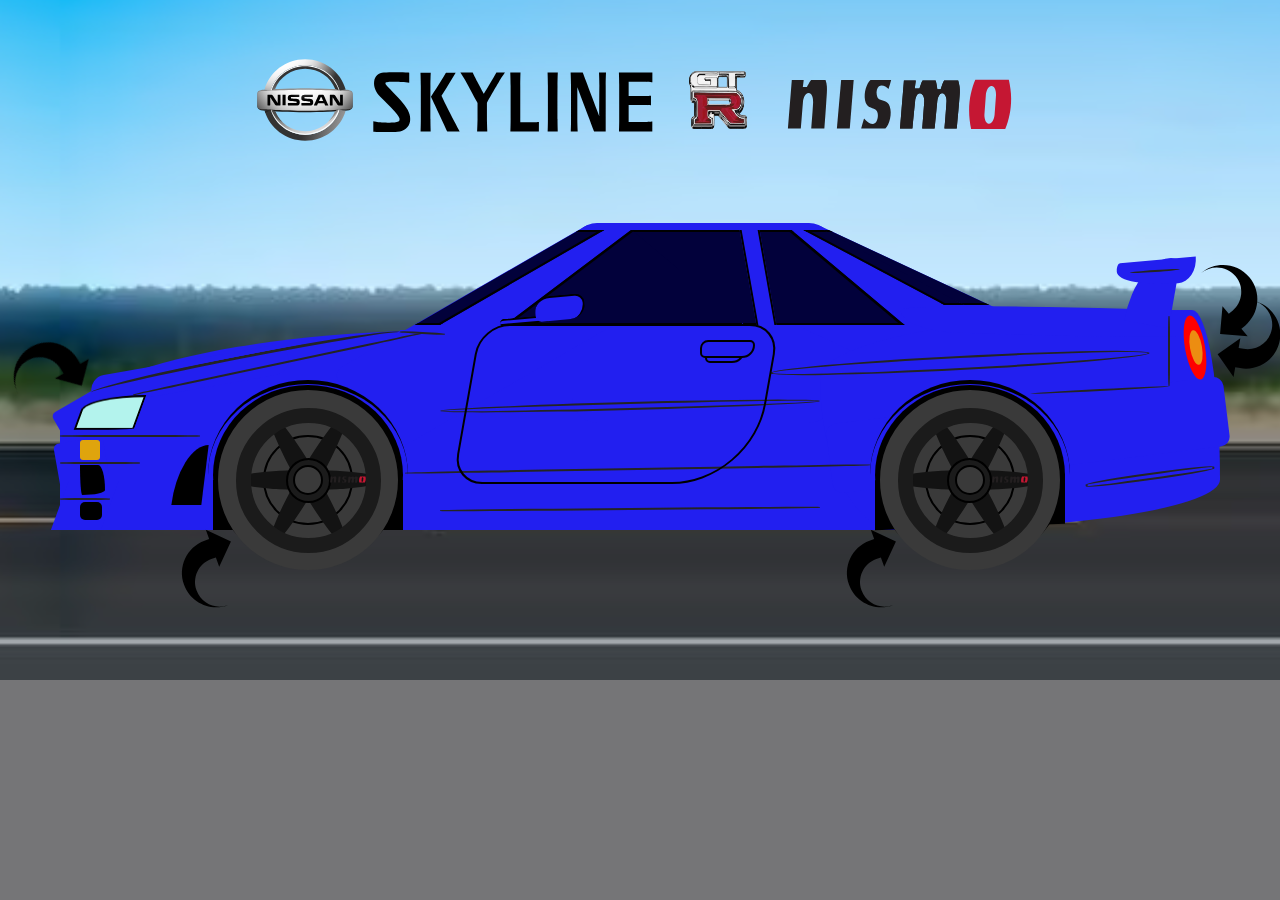
<file: homework_11/index.html>
<!DOCTYPE html>
<html lang="en">
<head>
	<meta charset="UTF-8">
	<meta name="viewport" content="width=device-width, initial-scale=1.0">
	<link rel="stylesheet" href="css/reset.css">
	<link rel="stylesheet" href="css/style.css">
	<title>Homework 11</title>
</head>
<body>
	<div class="wrapper">
		<div class="logo">
			<img src="img/nissan.svg" alt="Nissan logo" class="nissan">
			<img src="img/skyline.svg" alt="Skyline logo" class="skyline">
			<img src="img/gt-r.avif" alt="GT-R logo" class="gt-r">
			<img src="img/nismo.svg" alt="Nismo logo" class="nismo">
		</div>
		<div class="car">
			<div class="body">
				<div class="body__front front">
					<div class="front__base"></div>
					<div class="front__hood1"></div>
					<div class="front__hood2"></div>
					<div class="front__bamper1"></div>
					<div class="front__bamper2"></div>
					<div class="front__air-intake1"></div>
					<div class="front__air-intake2"></div>
					<div class="front__air-intake3"></div>
					<div class="front__lights1">
						<div class="front__lights-active"></div>
					</div>
					<div class="front__lights2"></div>
				</div>
				<div class="body__center center">
					<div class="center__base"></div>
					<div class="center__top1"></div>
					<div class="center__top2"></div>
					<div class="center__top3"></div>
					<div class="center__front-window"></div>
					<div class="center__side-window1"></div>
					<div class="center__side-window2"></div>
					<div class="center__side-window3"></div>
					<div class="center__side-window4"></div>
					<div class="center__rear-window1"></div>
					<div class="center__rear-window2"></div>
					<div class="center__mirror1"></div>
					<div class="center__mirror2"></div>
					<div class="center__door"></div>
					<div class="center__door-lock1"></div>
					<div class="center__door-lock2"></div>
				</div>
				<div class="body__back back">
					<div class="back__base1"></div>
					<div class="back__base2"></div>
					<div class="back__bamper"></div>
					<div class="back__rear-lights1"></div>
					<div class="back__rear-lights2"></div>
					<div class="back__spoiler1"></div>
					<div class="back__spoiler2"></div>
				</div>
			</div>
			<div class="wheels">
				<div class="wheels__rotate">
					<div class="wheels__disk1"></div>
					<div class="wheels__disk2"></div>
					<div class="wheels__tire1"></div>
					<div class="wheels__tire2"></div>
					<div class="wheels__rims-center1"></div>
					<div class="wheels__rims-center2"></div>
					<div class="wheels__rims-star1"></div>
					<div class="wheels__rims-star2"></div>
					<div class="wheels__rims-star3"></div>
					<img src="img/nismo.svg" alt="Nismo logo" class="wheels__nismo-tire">
				</div>
				<div class="wheels__black1"></div>
				<div class="wheels__black2"></div>
				<div class="wheels__arc"></div>
			</div>
			<div class="wheels2">
				<div class="wheels2__rotate">
					<div class="wheels2__disk1"></div>
					<div class="wheels2__disk2"></div>
					<div class="wheels2__tire1"></div>
					<div class="wheels2__tire2"></div>
					<div class="wheels2__rims-center1"></div>
					<div class="wheels2__rims-center2"></div>
					<div class="wheels2__rims-star1"></div>
					<div class="wheels2__rims-star2"></div>
					<div class="wheels2__rims-star3"></div>
					<img src="img/nismo.svg" alt="Nismo logo" class="wheels2__nismo-tire">
				</div>
				<div class="wheels2__black1"></div>
				<div class="wheels2__black2"></div>
				<div class="wheels2__arc"></div>
			</div>
			<div class="lines">
				<div class="lines__front front-lines">
					<div class="front-lines__line1"></div>
					<div class="front-lines__line2"></div>
					<div class="front-lines__line3"></div>
					<div class="front-lines__line4"></div>
					<div class="front-lines__line5"></div>
					<div class="front-lines__line6"></div>
				</div>
				<div class="lines__center center-lines">
					<div class="center-lines__line1"></div>
					<div class="center-lines__line2"></div>
					<div class="center-lines__line3"></div>
				</div>
				<div class="lines__back back-lines">
					<div class="back-lines__line1"></div>
					<div class="back-lines__line2"></div>
					<div class="back-lines__line3"></div>
					<div class="back-lines__line4"></div>
					<div class="back-lines__line5"></div>
				</div>
			</div>
			<div class="clouds">
				<div class="clouds__cloud1"></div>
				<div class="clouds__cloud2"></div>
				<div class="clouds__cloud3"></div>
				<div class="clouds__cloud4"></div>
				<div class="clouds__cloud5"></div>
				<div class="clouds__cloud6"></div>
				<div class="clouds__cloud7"></div>
				<div class="clouds__cloud8"></div>
				<div class="clouds__cloud9"></div>
				<div class="clouds__cloud10"></div>
			</div>
			<div class="arrows">
				<div class="arrows__arrow1"></div>
				<div class="arrows__arrow2"></div>
				<div class="arrows__arrow3"></div>
				<div class="arrows__arrow4"></div>
				<div class="arrows__arrow5"></div>
			</div>
		</div>
	</div>
</body>
</html>
</file>
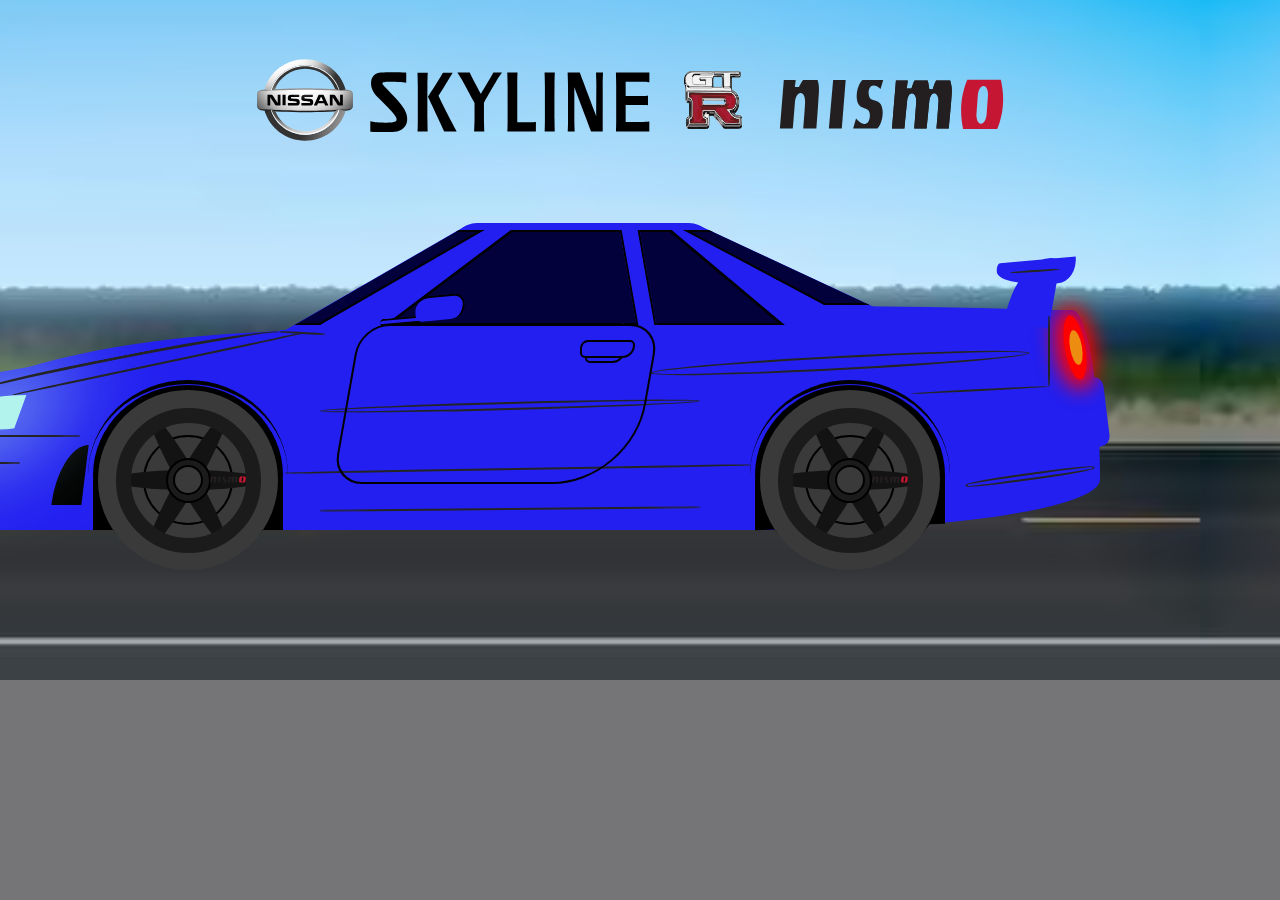
<file: homework_12/index.html>
<!DOCTYPE html>
<html lang="en">
<head>
	<meta charset="UTF-8">
	<meta name="viewport" content="width=device-width, initial-scale=1.0">
	<link rel="stylesheet" href="css/reset.css">
	<link rel="stylesheet" href="css/style.css">
	<title>Homework 12</title>
</head>
<body>
	<div class="wrapper">
		<div class="logo">
			<img src="img/nissan.svg" alt="Nissan logo" class="nissan">
			<img src="img/skyline.svg" alt="Skyline logo" class="skyline">
			<img src="img/gt-r.avif" alt="GT-R logo" class="gt-r">
			<img src="img/nismo.svg" alt="Nismo logo" class="nismo">
		</div>
		<div class="car">
			<div class="body">
				<div class="body__front front">
					<div class="front__base"></div>
					<div class="front__hood1"></div>
					<div class="front__hood2"></div>
					<div class="front__bamper1"></div>
					<div class="front__bamper2"></div>
					<div class="front__air-intake1"></div>
					<div class="front__air-intake2"></div>
					<div class="front__air-intake3"></div>
					<div class="front__lights1">
						<div class="front__lights-active"></div>
					</div>
					<div class="front__lights2"></div>
				</div>
				<div class="body__center center">
					<div class="center__base"></div>
					<div class="center__top1"></div>
					<div class="center__top2"></div>
					<div class="center__top3"></div>
					<div class="center__front-window"></div>
					<div class="center__side-window1"></div>
					<div class="center__side-window2"></div>
					<div class="center__side-window3"></div>
					<div class="center__side-window4"></div>
					<div class="center__rear-window1"></div>
					<div class="center__rear-window2"></div>
					<div class="center__mirror1"></div>
					<div class="center__mirror2"></div>
					<div class="center__door"></div>
					<div class="center__door-lock1"></div>
					<div class="center__door-lock2"></div>
				</div>
				<div class="body__back back">
					<div class="back__base1"></div>
					<div class="back__base2"></div>
					<div class="back__bamper"></div>
					<div class="back__rear-lights1"></div>
					<div class="back__rear-lights2"></div>
					<div class="back__spoiler1"></div>
					<div class="back__spoiler2"></div>
				</div>
			</div>
			<div class="wheels">
				<div class="wheels__rotate">
					<div class="wheels__disk1"></div>
					<div class="wheels__disk2"></div>
					<div class="wheels__tire1"></div>
					<div class="wheels__tire2"></div>
					<div class="wheels__rims-center1"></div>
					<div class="wheels__rims-center2"></div>
					<div class="wheels__rims-star1"></div>
					<div class="wheels__rims-star2"></div>
					<div class="wheels__rims-star3"></div>
					<img src="img/nismo.svg" alt="Nismo logo" class="wheels__nismo-tire">
				</div>
				<div class="wheels__black1"></div>
				<div class="wheels__black2"></div>
				<div class="wheels__arc"></div>
			</div>
			<div class="wheels2">
				<div class="wheels2__rotate">
					<div class="wheels2__disk1"></div>
					<div class="wheels2__disk2"></div>
					<div class="wheels2__tire1"></div>
					<div class="wheels2__tire2"></div>
					<div class="wheels2__rims-center1"></div>
					<div class="wheels2__rims-center2"></div>
					<div class="wheels2__rims-star1"></div>
					<div class="wheels2__rims-star2"></div>
					<div class="wheels2__rims-star3"></div>
					<img src="img/nismo.svg" alt="Nismo logo" class="wheels2__nismo-tire">
				</div>
				<div class="wheels2__black1"></div>
				<div class="wheels2__black2"></div>
				<div class="wheels2__arc"></div>
			</div>
			<div class="lines">
				<div class="lines__front front-lines">
					<div class="front-lines__line1"></div>
					<div class="front-lines__line2"></div>
					<div class="front-lines__line3"></div>
					<div class="front-lines__line4"></div>
					<div class="front-lines__line5"></div>
					<div class="front-lines__line6"></div>
				</div>
				<div class="lines__center center-lines">
					<div class="center-lines__line1"></div>
					<div class="center-lines__line2"></div>
					<div class="center-lines__line3"></div>
				</div>
				<div class="lines__back back-lines">
					<div class="back-lines__line1"></div>
					<div class="back-lines__line2"></div>
					<div class="back-lines__line3"></div>
					<div class="back-lines__line4"></div>
					<div class="back-lines__line5"></div>
				</div>
			</div>
			<div class="clouds">
				<div class="clouds__cloud1"></div>
				<div class="clouds__cloud2"></div>
				<div class="clouds__cloud3"></div>
				<div class="clouds__cloud4"></div>
				<div class="clouds__cloud5"></div>
				<div class="clouds__cloud6"></div>
				<div class="clouds__cloud7"></div>
				<div class="clouds__cloud8"></div>
				<div class="clouds__cloud9"></div>
				<div class="clouds__cloud10"></div>
			</div>
		</div>
	</div>
</body>
</html>
</file>
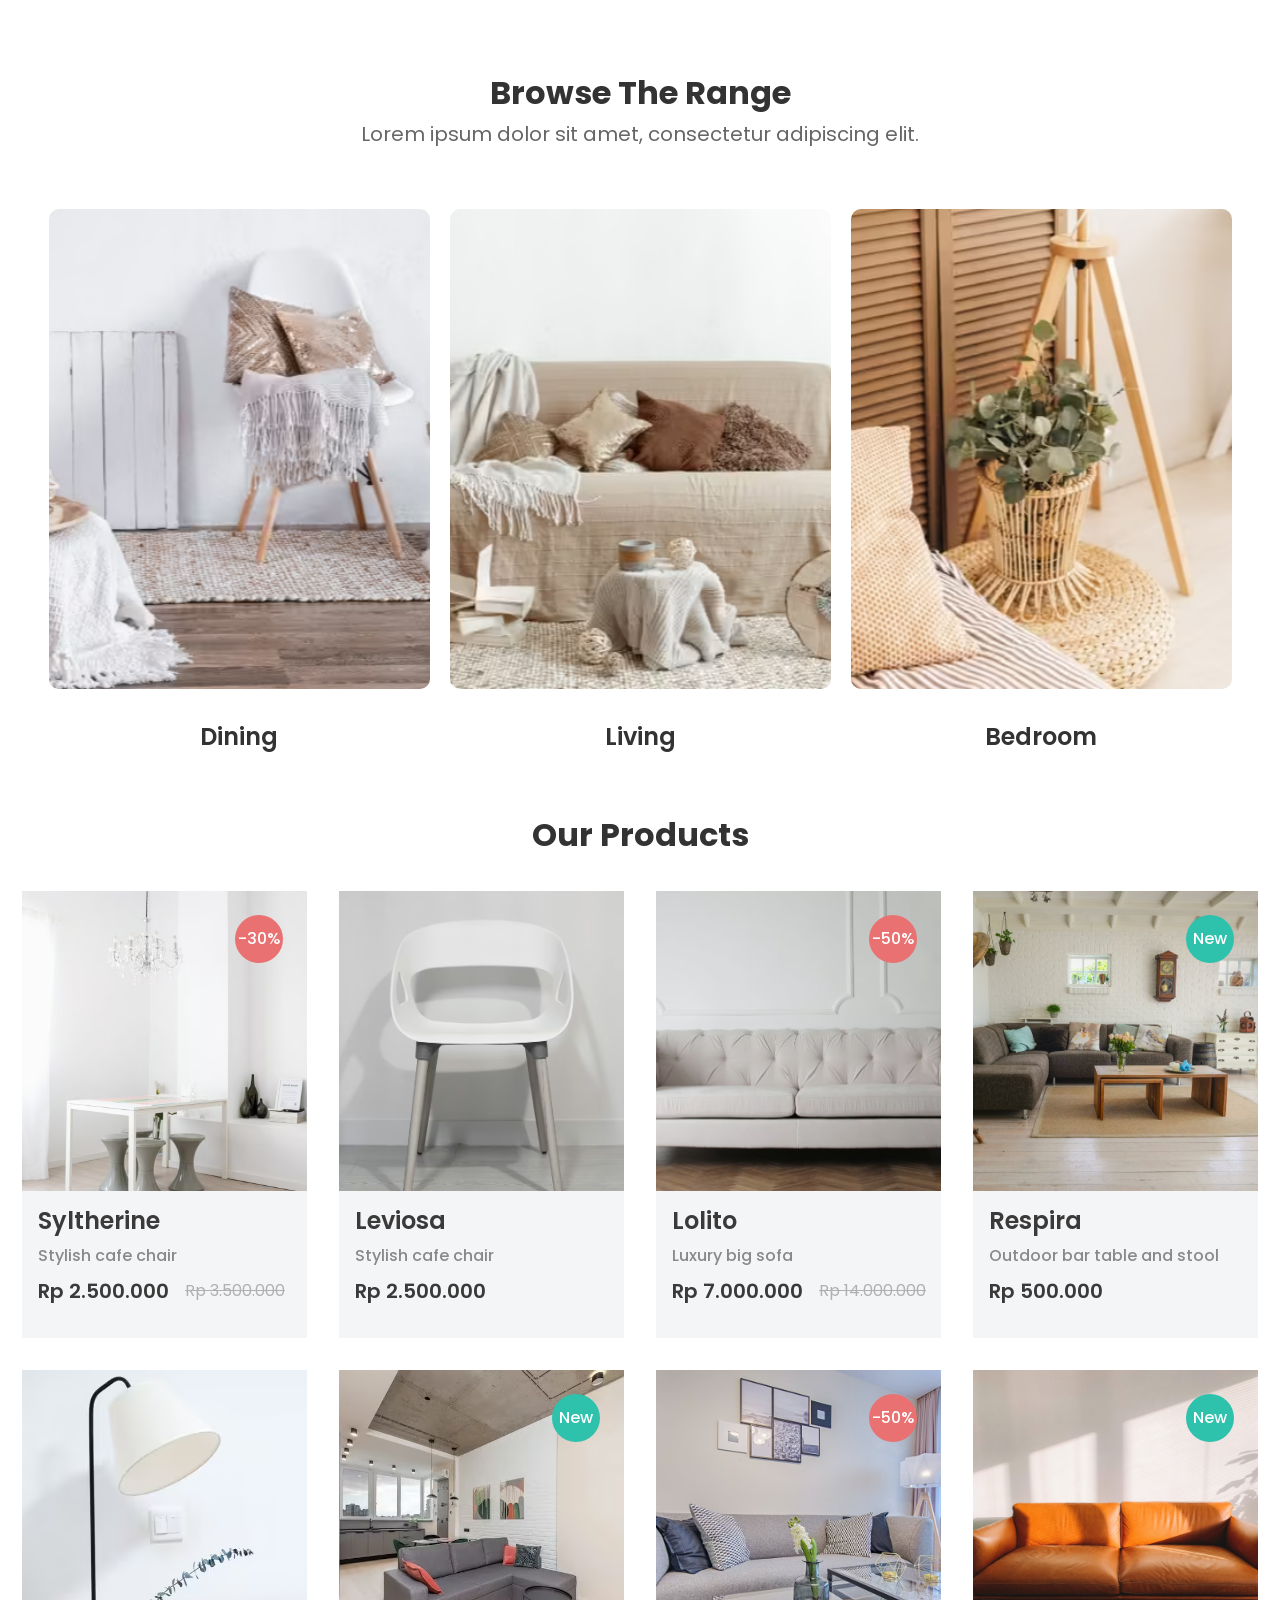
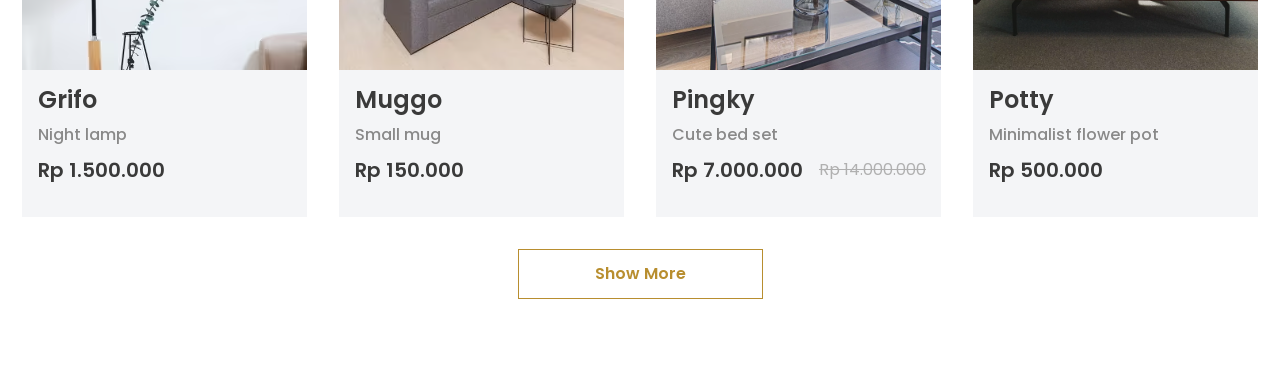
<file: homework_13/index.html>
<!DOCTYPE html>
<html lang="en">
<head>
	<meta charset="UTF-8">
	<meta name="viewport" content="width=device-width, initial-scale=1.0">
	<link rel="preconnect" href="https://fonts.googleapis.com">
	<link rel="preconnect" href="https://fonts.gstatic.com" crossorigin>
	<link href="https://fonts.googleapis.com/css2?family=Poppins:wght@400;500;600;700&display=swap" rel="stylesheet">
	<link rel="stylesheet" href="css/reset.css">
	<link rel="stylesheet" href="css/style.css">
	<title>Homework 13</title>
</head>
<body>
	<div class="wrapper">
		<header class="header">
		</header>
		<main class="page">
			<div class="page__rooms rooms">
				<div class="rooms__container">
					<div class="rooms__title-block title-block">
						<h1 class="title-block__title">Browse The Range</h1>
						<div class="title-block__text">Lorem ipsum dolor sit amet, consectetur adipiscing elit.</div>
					</div>
					<div class="rooms__items">
						<a href="" class="rooms__item">
							<div class="rooms__image">
								<img src="img/rooms/dining.avif" alt="Dining">
							</div>
							<div class="rooms__label">Dining</div>
						</a>
						<a href="" class="rooms__item">
							<div class="rooms__image">
								<img src="img/rooms/living.avif" alt="Living">
							</div>
							<div class="rooms__label">Living</div>
						</a>
						<a href="" class="rooms__item">
							<div class="rooms__image">
								<img src="img/rooms/bedroom.avif" alt="Bedroom">
							</div>
							<div class="rooms__label">Bedroom</div>
						</a>
					</div>
				</div>
			</div>
			<div class="page__products products">
				<div class="products__big-container">
					<div class="products__body">
						<div class="products__title-block title-block">
							<h2 class="title-block__title">Our Products</h2>
						</div>
						<div class="products__items">
							<div class="products__item item-products">
								<div class="item-products__image">
									<img src="img/products/syltherine.avif" alt="Syltherine">
								</div>
								<div class="item-products__info">
									<h3 class="item-products__name">Syltherine</h3>
									<div class="item-products__description">Stylish cafe chair</div>
									<div class="item-products__price-block">
										<div class="item-products__price">Rp 2.500.000</div>
										<div class="item-products__price item-products__price--old">Rp 3.500.000</div>
									</div>
								</div>
								<div class="item-products__label item-products__label--sale">-30%</div>
								<div class="item-products__buy buy">
									<a href="#" class="buy__link">Add to cart</a>
									<div class="buy__actions">
										<a href="#" class="buy__share"><span>Share</span></a>
										<a href="#" class="buy__compare"><span>Compare</span></a>
										<a href="#" class="buy__like"><span>Like</span></a>
									</div>
								</div>
							</div>
							<div class="products__item item-products">
								<div class="item-products__image">
									<img src="img/products/leviosa.avif" alt="Leviosa">
								</div>
								<div class="item-products__info">
									<h3 class="item-products__name">Leviosa </h3>
									<div class="item-products__description">Stylish cafe chair</div>
									<div class="item-products__price-block">
										<div class="item-products__price">Rp 2.500.000</div>
									</div>
								</div>
								<div class="item-products__buy buy">
									<a href="#" class="buy__link">Add to cart</a>
									<div class="buy__actions">
										<a href="#" class="buy__share"><span>Share</span></a>
										<a href="#" class="buy__compare"><span>Compare</span></a>
										<a href="#" class="buy__like"><span>Like</span></a>
									</div>
								</div>
							</div>
							<div class="products__item item-products">
								<div class="item-products__image">
									<img src="img/products/lolito.avif" alt="Lolito">
								</div>
								<div class="item-products__info">
									<h3 class="item-products__name">Lolito</h3>
									<div class="item-products__description">Luxury big sofa</div>
									<div class="item-products__price-block">
										<div class="item-products__price">Rp 7.000.000</div>
										<div class="item-products__price item-products__price--old">Rp 14.000.000</div>
									</div>
								</div>
								<div class="item-products__label item-products__label--sale">-50%</div>
								<div class="item-products__buy buy">
									<a href="#" class="buy__link">Add to cart</a>
									<div class="buy__actions">
										<a href="#" class="buy__share"><span>Share</span></a>
										<a href="#" class="buy__compare"><span>Compare</span></a>
										<a href="#" class="buy__like"><span>Like</span></a>
									</div>
								</div>
							</div>
							<div class="products__item item-products">
								<div class="item-products__image">
									<img src="img/products/respira.avif" alt="Respira">
								</div>
								<div class="item-products__info">
									<h3 class="item-products__name">Respira</h3>
									<div class="item-products__description">Outdoor bar table and stool</div>
									<div class="item-products__price-block">
										<div class="item-products__price">Rp 500.000</div>
									</div>
								</div>
								<div class="item-products__label  item-products__label--new">New</div>
								<div class="item-products__buy buy">
									<a href="#" class="buy__link">Add to cart</a>
									<div class="buy__actions">
										<a href="#" class="buy__share"><span>Share</span></a>
										<a href="#" class="buy__compare"><span>Compare</span></a>
										<a href="#" class="buy__like"><span>Like</span></a>
									</div>
								</div>
							</div>
							<div class="products__item item-products">
								<div class="item-products__image">
									<img src="img/products/grifo.avif" alt="Grifo">
								</div>
								<div class="item-products__info">
									<h3 class="item-products__name">Grifo</h3>
									<div class="item-products__description">Night lamp</div>
									<div class="item-products__price-block">
										<div class="item-products__price">Rp 1.500.000</div>
									</div>
								</div>
								<div class="item-products__buy buy">
									<a href="#" class="buy__link">Add to cart</a>
									<div class="buy__actions">
										<a href="#" class="buy__share"><span>Share</span></a>
										<a href="#" class="buy__compare"><span>Compare</span></a>
										<a href="#" class="buy__like"><span>Like</span></a>
									</div>
								</div>
							</div>
							<div class="products__item item-products">
								<div class="item-products__image">
									<img src="img/products/muggo.avif" alt="Muggo">
								</div>
								<div class="item-products__info">
									<h3 class="item-products__name">Muggo</h3>
									<div class="item-products__description">Small mug</div>
									<div class="item-products__price-block">
										<div class="item-products__price">Rp 150.000</div>
									</div>
								</div>
								<div class="item-products__label  item-products__label--new">New</div>
								<div class="item-products__buy buy">
									<a href="#" class="buy__link">Add to cart</a>
									<div class="buy__actions">
										<a href="#" class="buy__share"><span>Share</span></a>
										<a href="#" class="buy__compare"><span>Compare</span></a>
										<a href="#" class="buy__like"><span>Like</span></a>
									</div>
								</div>
							</div>
							<div class="products__item item-products">
								<div class="item-products__image">
									<img src="img/products/pingky.avif" alt="Pingky">
								</div>
								<div class="item-products__info">
									<h3 class="item-products__name">Pingky</h3>
									<div class="item-products__description">Cute bed set</div>
									<div class="item-products__price-block">
										<div class="item-products__price">Rp 7.000.000</div>
										<div class="item-products__price item-products__price--old">Rp 14.000.000</div>
									</div>
								</div>
								<div class="item-products__label item-products__label--sale">-50%</div>
								<div class="item-products__buy buy">
									<a href="#" class="buy__link">Add to cart</a>
									<div class="buy__actions">
										<a href="#" class="buy__share"><span>Share</span></a>
										<a href="#" class="buy__compare"><span>Compare</span></a>
										<a href="#" class="buy__like"><span>Like</span></a>
									</div>
								</div>
							</div>
							<div class="products__item item-products">
								<div class="item-products__image">
									<img src="img/products/potty.avif" alt="Potty">
								</div>
								<div class="item-products__info">
									<h3 class="item-products__name">Potty</h3>
									<div class="item-products__description">Minimalist flower pot</div>
									<div class="item-products__price-block">
										<div class="item-products__price">Rp 500.000</div>
									</div>
								</div>
								<div class="item-products__label  item-products__label--new">New</div>
								<div class="item-products__buy buy">
									<a href="#" class="buy__link">Add to cart</a>
									<div class="buy__actions">
										<a href="#" class="buy__share"><span>Share</span></a>
										<a href="#" class="buy__compare"><span>Compare</span></a>
										<a href="#" class="buy__like"><span>Like</span></a>
									</div>
								</div>
							</div>
						</div>
						<a href="#" class="products__button">Show More</a>
					</div>
				</div>
			</div>
		</main>
		<footer class="footer">
		</footer>
	</div>
</body>
</html>
</file>
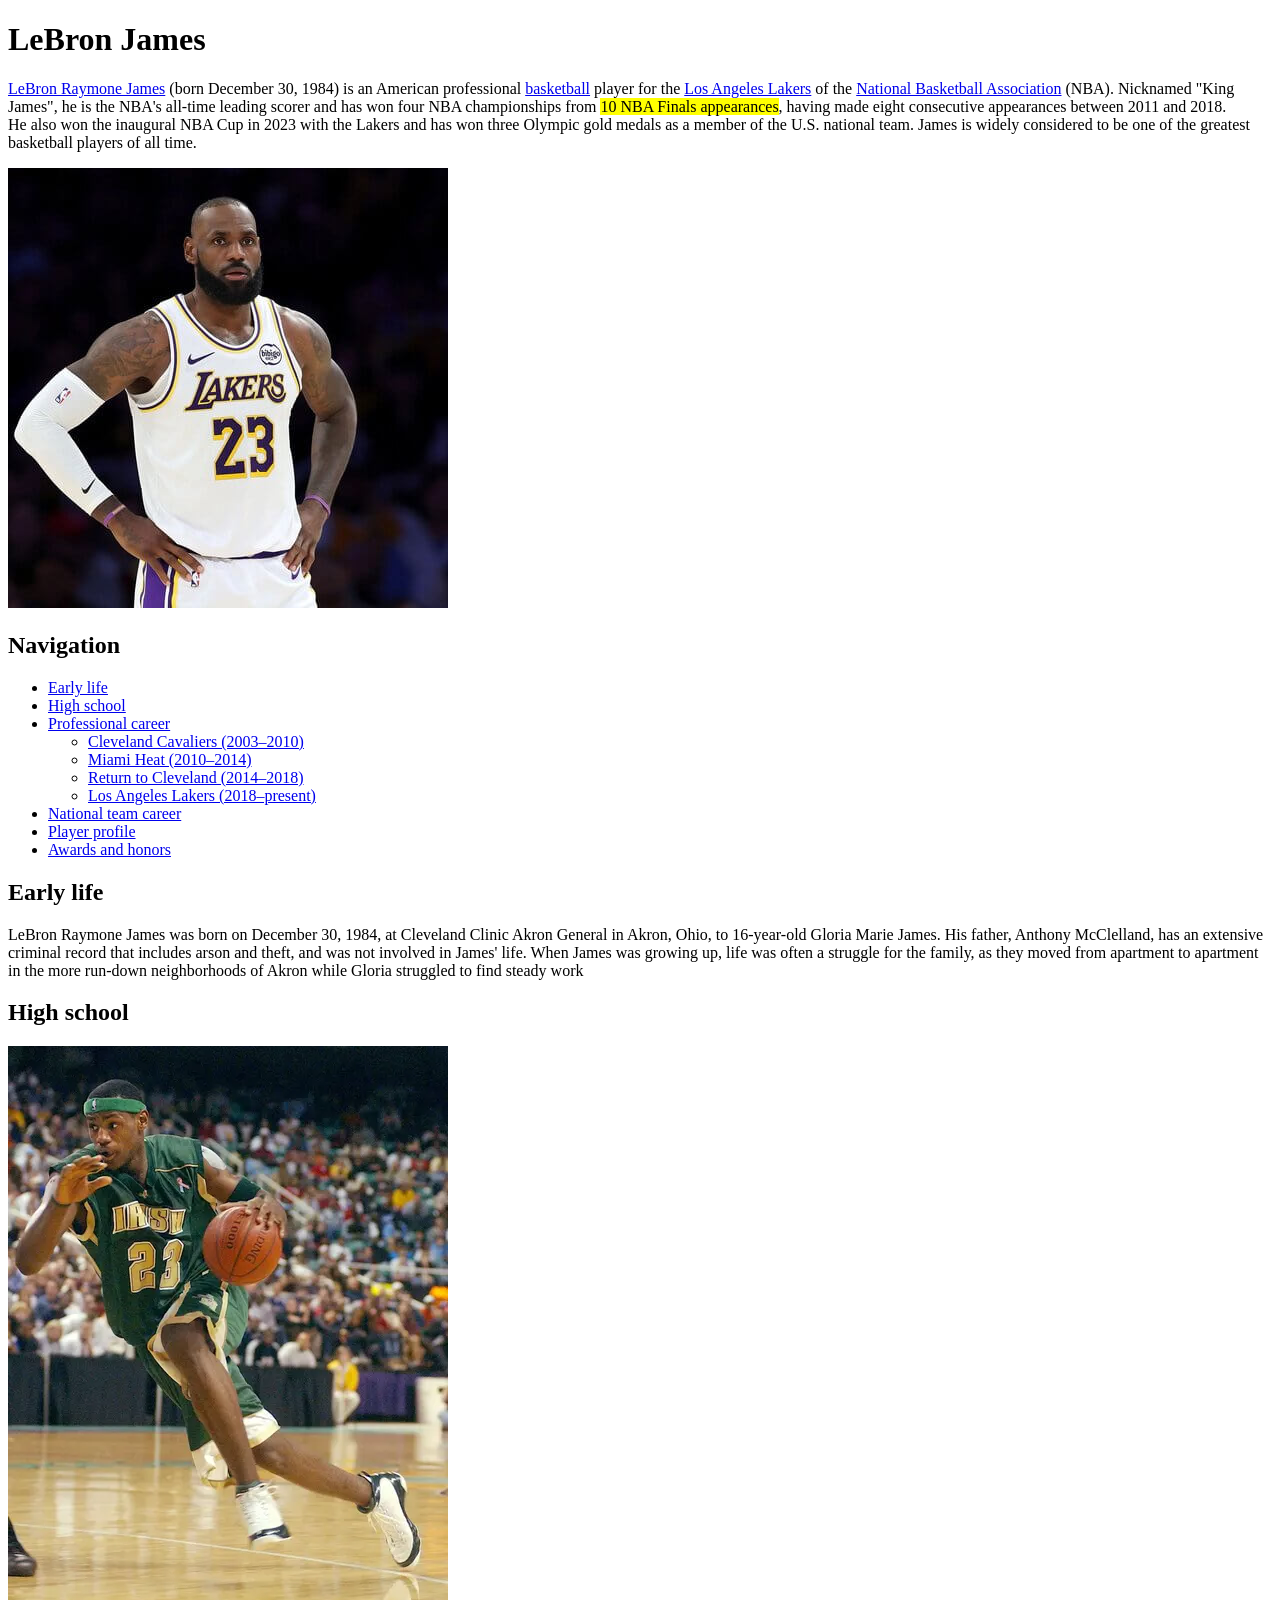
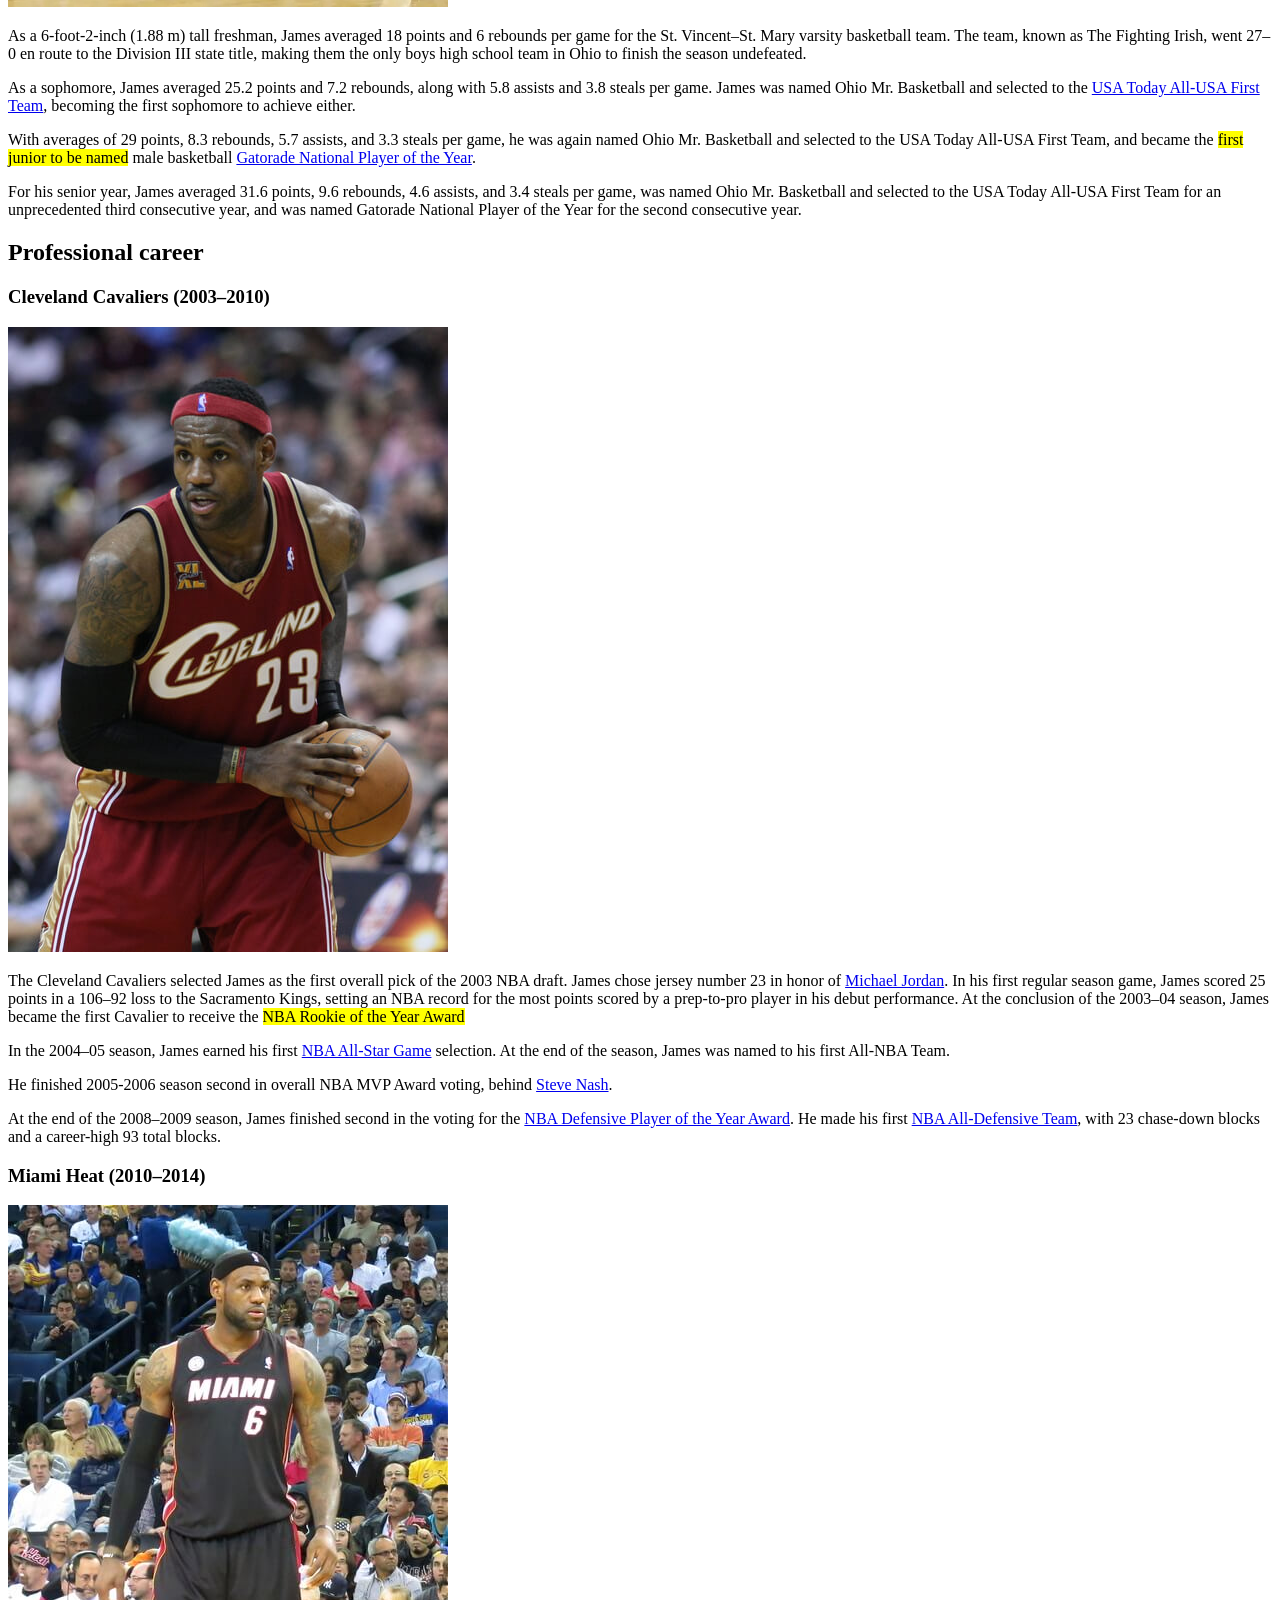
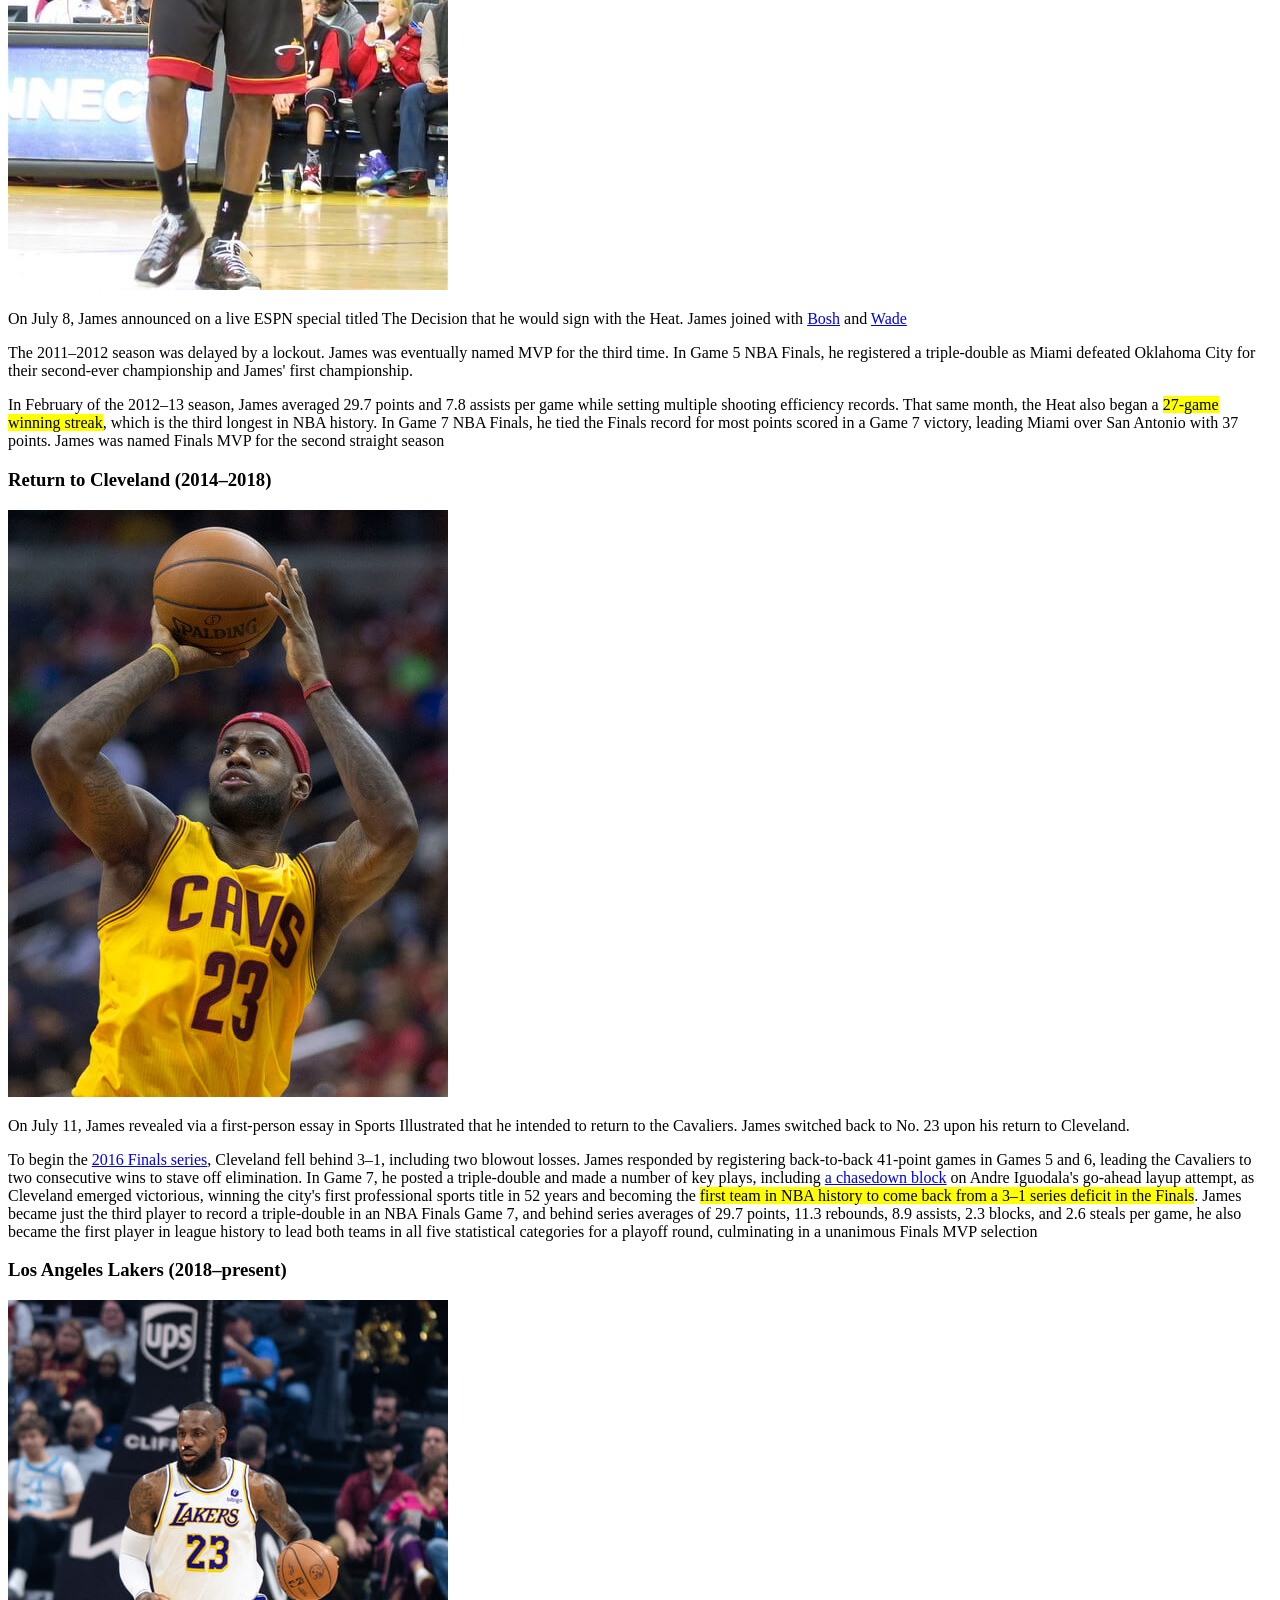
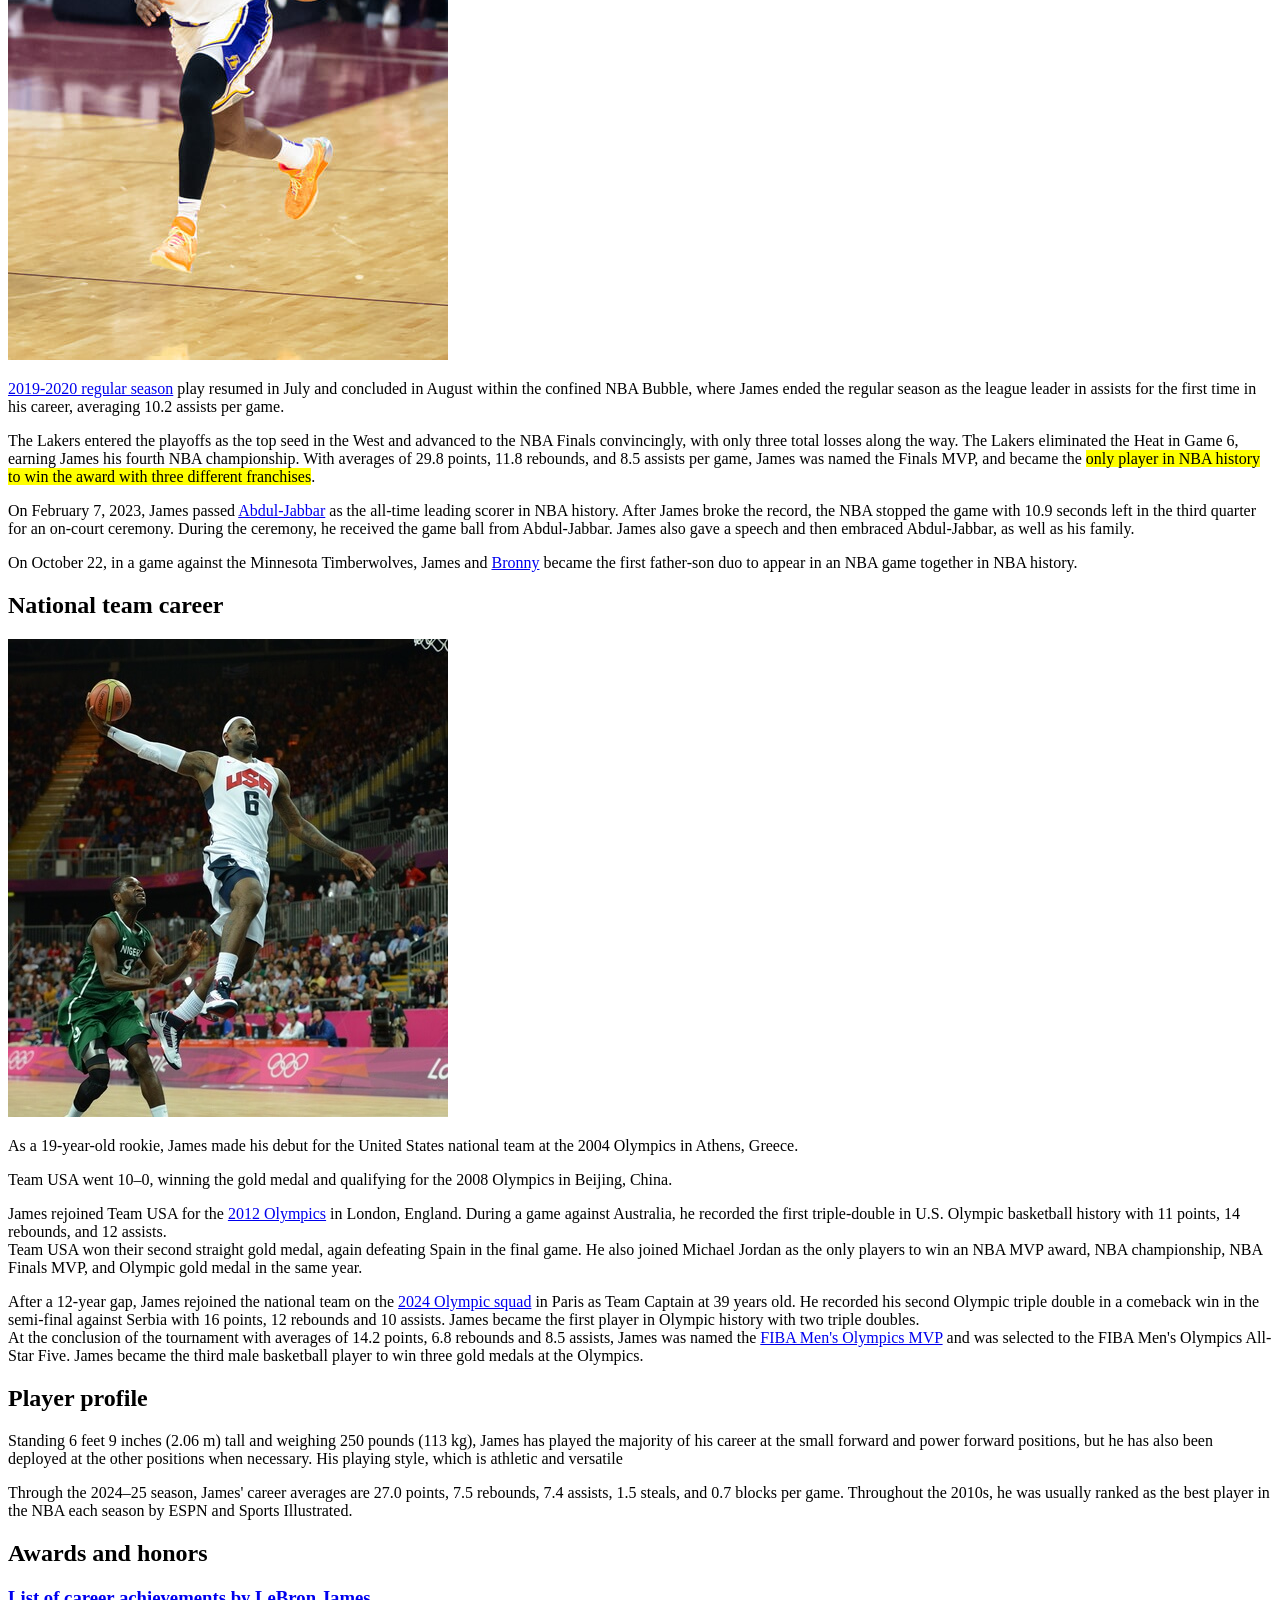
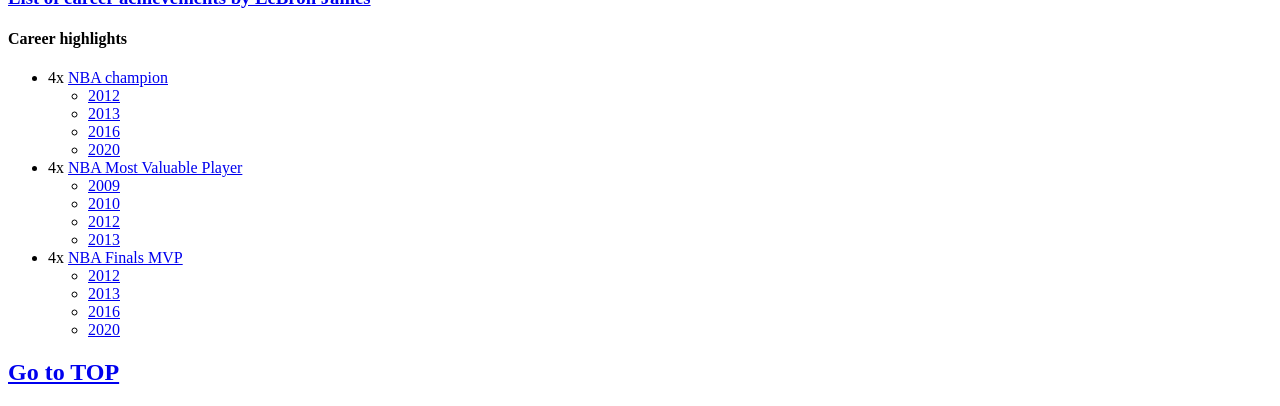
<file: homework_2/index.html>
<!DOCTYPE html>
<html lang="en">
<head>
	<meta charset="UTF-8">
	<meta name="viewport" content="width=device-width, initial-scale=1.0">
	<style>
		html {
			scroll-behavior: smooth;
		}

		img {
			max-width: 100%;
		}
	</style>
	<title>Homework 2</title>
</head>
<body>
	<header id="top">
		<h1>LeBron James</h1>
		<p><a href="https://en.wikipedia.org/wiki/LeBron_James" target="_blank">LeBron Raymone James</a> (born December 30, 1984) is an American professional <a target="_blank" href="https://en.wikipedia.org/wiki/Basketball">basketball</a> player for the <a target="_blank" href="https://en.wikipedia.org/wiki/Los_Angeles_Lakers">Los Angeles Lakers</a> of the <a target="_blank" href="https://en.wikipedia.org/wiki/National_Basketball_Association">National Basketball Association</a> (NBA). Nicknamed "King James", he is the NBA's all-time leading scorer and has won four NBA championships from <mark>10 NBA Finals appearances</mark>, having made eight consecutive appearances between 2011 and 2018.<br> He also won the inaugural NBA Cup in 2023 with the Lakers and has won three Olympic gold medals as a member of the U.S. national team. James is widely considered to be one of the greatest basketball players of all time.</p>
		<img src="img/lebron_james.jpg" alt="LeBron James">
	</header>
	<nav>
		<h2>Navigation</h2>
		<ul>
			<li><a href="#early-life">Early life</a></li>
			<li><a href="#high-school">High school</a></li>
			<li><a href="#professional-career">Professional career</a>
				<ul>
					<li><a href="#cavs">Cleveland Cavaliers (2003–2010)</a></li>
					<li><a href="#heat">Miami Heat (2010–2014)</a></li>
					<li><a href="#cavs-return">Return to Cleveland (2014–2018)</a></li>
					<li><a href="#lal">Los Angeles Lakers (2018–present)</a></li>
				</ul>
			</li>
			<li><a href="#national-team-career">National team career</a></li>
			<li><a href="#player-profile">Player profile</a></li>
			<li><a href="#awards-and-honors">Awards and honors</a></li>
		</ul>
	</nav>
	<main>
		<section id="early-life">
			<h2>Early life</h2>
			<p>LeBron Raymone James was born on December 30, 1984, at Cleveland Clinic Akron General in Akron, Ohio, to 16-year-old Gloria Marie James. His father, Anthony McClelland, has an extensive criminal record that includes arson and theft, and was not involved in James' life. When James was growing up, life was often a struggle for the family, as they moved from apartment to apartment in the more run-down neighborhoods of Akron while Gloria struggled to find steady work</p>
		</section>
		<section id="high-school">
			<h2>High school</h2>
			<img src="img/lebron_james_high_school_2003.webp" alt="LeBron James in high school jersey in 2003">
			<div>
				<p>As a 6-foot-2-inch (1.88 m) tall freshman, James averaged 18 points and 6 rebounds per game for the St. Vincent–St. Mary varsity basketball team. The team, known as The Fighting Irish, went 27–0 en route to the Division III state title, making them the only boys high school team in Ohio to finish the season undefeated. </p>
				<p>As a sophomore, James averaged 25.2 points and 7.2 rebounds, along with 5.8 assists and 3.8 steals per game. James was named Ohio Mr. Basketball and selected to the <a target="_blank" href="https://en.wikipedia.org/wiki/USA_Today_All-USA_High_School_Basketball_Team">USA Today All-USA First Team</a>, becoming the first sophomore to achieve either.</p>
				<p>With averages of 29 points, 8.3 rebounds, 5.7 assists, and 3.3 steals per game, he was again named Ohio Mr. Basketball and selected to the USA Today All-USA First Team, and became the <mark>first junior to be named</mark> male basketball <a target="_blank" href="https://en.wikipedia.org/wiki/Gatorade_Player_of_the_Year_awards">Gatorade National Player of the Year</a>.</p>
				<p>For his senior year, James averaged 31.6 points, 9.6 rebounds, 4.6 assists, and 3.4 steals per game, was named Ohio Mr. Basketball and selected to the USA Today All-USA First Team for an unprecedented third consecutive year, and was named Gatorade National Player of the Year for the second consecutive year.</p>
			</div>
		</section>
		<section id="professional-career">
			<h2>Professional career</h2>
			<article id="cavs">
				<h3>Cleveland Cavaliers (2003–2010)</h3>
				<img src="img/lebron_james_cavs.jpg" alt="LeBron James in Cleveland Cavaliers jersey">
				<div>
					<p>The Cleveland Cavaliers selected James as the first overall pick of the 2003 NBA draft. James chose jersey number 23 in honor of <a target="_blank" href="https://en.wikipedia.org/wiki/Michael_Jordan">Michael Jordan</a>. In his first regular season game, James scored 25 points in a 106–92 loss to the Sacramento Kings, setting an NBA record for the most points scored by a prep-to-pro player in his debut performance. At the conclusion of the 2003–04 season, James became the first Cavalier to receive the <mark>NBA Rookie of the Year Award</mark></p>
					<p>In the 2004–05 season, James earned his first <a target="_blank" href="https://en.wikipedia.org/wiki/NBA_All-Star_Game">NBA All-Star Game</a> selection. At the end of the season, James was named to his first All-NBA Team.</p>
					<p>He finished 2005-2006 season second in overall NBA MVP Award voting, behind <a target="_blank" href="https://en.wikipedia.org/wiki/Steve_Nash">Steve Nash</a>.</p>
					<p>At the end of the 2008–2009 season, James finished second in the voting for the <a target="_blank" href="https://en.wikipedia.org/wiki/NBA_Defensive_Player_of_the_Year">NBA Defensive Player of the Year Award</a>. He made his first <a target="_blank" href="https://en.wikipedia.org/wiki/NBA_All-Defensive_Team">NBA All-Defensive Team</a>, with 23 chase-down blocks and a career-high 93 total blocks.</p>
				</div>
			</article>
			<article id="heat">
				<h3>Miami Heat (2010–2014)</h3>
				<img src="img/lebron_james_heat.jpg" alt="LeBron James in Miami Heat jersey">
				<div>
					<p>On July 8, James announced on a live ESPN special titled The Decision that he would sign with the Heat. James joined with <a target="_blank" href="https://en.wikipedia.org/wiki/Chris_Bosh">Bosh</a> and <a target="_blank" href="https://en.wikipedia.org/wiki/Dwyane_Wade">Wade</a></p>
					<p>The 2011–2012 season was delayed by a lockout. James was eventually named MVP for the third time. In Game 5 NBA Finals, he registered a triple-double as Miami defeated Oklahoma City for their second-ever championship and James' first championship.</p>
					<p>In February of the 2012–13 season, James averaged 29.7 points and 7.8 assists per game while setting multiple shooting efficiency records. That same month, the Heat also began a <mark>27-game winning streak</mark>, which is the third longest in NBA history. In Game 7 NBA Finals, he tied the Finals record for most points scored in a Game 7 victory, leading Miami over San Antonio with 37 points. James was named Finals MVP for the second straight season</p>
				</div>
			</article>
			<article id="cavs-return">
				<h3>Return to Cleveland (2014–2018)</h3>
				<img src="img/lebron_james_cavs_return.jpg" alt="LeBron James in his second Cleveland Cavaliers reign">
				<div>
					<p>On July 11, James revealed via a first-person essay in Sports Illustrated that he intended to return to the Cavaliers. James switched back to No. 23 upon his return to Cleveland.</p>
					<p>To begin the <a target="_blank" href="https://en.wikipedia.org/wiki/2016_NBA_Finals">2016 Finals series</a>, Cleveland fell behind 3–1, including two blowout losses. James responded by registering back-to-back 41-point games in Games 5 and 6, leading the Cavaliers to two consecutive wins to stave off elimination. In Game 7, he posted a triple-double and made a number of key plays, including <a target="_blank" href="https://en.wikipedia.org/wiki/The_Block_(basketball)">a chasedown block</a> on Andre Iguodala's go-ahead layup attempt, as Cleveland emerged victorious, winning the city's first professional sports title in 52 years and becoming the <mark>first team in NBA history to come back from a 3–1 series deficit in the Finals</mark>. James became just the third player to record a triple-double in an NBA Finals Game 7, and behind series averages of 29.7 points, 11.3 rebounds, 8.9 assists, 2.3 blocks, and 2.6 steals per game, he also became the first player in league history to lead both teams in all five statistical categories for a playoff round, culminating in a unanimous Finals MVP selection</p>
				</div>
			</article>
			<article id="lal">
				<h3>Los Angeles Lakers (2018–present)</h3>
				<img src="img/lebron_james_lal.jpg" alt="LeBron James in Los Angeles Lakers jersey">
				<p><a target="_blank" href="https://en.wikipedia.org/wiki/2019%E2%80%9320_Los_Angeles_Lakers_season">2019-2020 regular season</a> play resumed in July and concluded in August within the confined NBA Bubble, where James ended the regular season as the league leader in assists for the first time in his career, averaging 10.2 assists per game.</p>
				<div>
					<p>The Lakers entered the playoffs as the top seed in the West and advanced to the NBA Finals convincingly, with only three total losses along the way. The Lakers eliminated the Heat in Game 6, earning James his fourth NBA championship. With averages of 29.8 points, 11.8 rebounds, and 8.5 assists per game, James was named the Finals MVP, and became the <mark>only player in NBA history to win the award with three different franchises</mark>.</p>
					<p>On February 7, 2023, James passed <a target="_blank" href="https://en.wikipedia.org/wiki/Kareem_Abdul-Jabbar">Abdul-Jabbar</a> as the all-time leading scorer in NBA history. After James broke the record, the NBA stopped the game with 10.9 seconds left in the third quarter for an on-court ceremony. During the ceremony, he received the game ball from Abdul-Jabbar. James also gave a speech and then embraced Abdul-Jabbar, as well as his family.</p>
					<p>On October 22, in a game against the Minnesota Timberwolves, James and <a target="_blank" href="https://en.wikipedia.org/wiki/Bronny_James">Bronny</a> became the first father-son duo to appear in an NBA game together in NBA history.</p>
				</div>
			</article>
		</section>
		<section id="national-team-career">
			<h2>National team career</h2>
			<img src="img/lebron_james_usa_team.jpg" alt="LeBron James in USA Nation Team jersey">
			<div>
				<p>As a 19-year-old rookie, James made his debut for the United States national team at the 2004 Olympics in Athens, Greece.</p>
				<p>Team USA went 10–0, winning the gold medal and qualifying for the 2008 Olympics in Beijing, China.</p>
				<p>James rejoined Team USA for the <a target="_blank" href="https://en.wikipedia.org/wiki/2012_United_States_men%27s_Olympic_basketball_team">2012 Olympics</a> in London, England. During a game against Australia, he recorded the first triple-double in U.S. Olympic basketball history with 11 points, 14 rebounds, and 12 assists.<br> Team USA won their second straight gold medal, again defeating Spain in the final game. He also joined Michael Jordan as the only players to win an NBA MVP award, NBA championship, NBA Finals MVP, and Olympic gold medal in the same year.</p>
				<p>After a 12-year gap, James rejoined the national team on the <a target="_blank" href="https://en.wikipedia.org/wiki/2024_United_States_men%27s_Olympic_basketball_team">2024 Olympic squad</a> in Paris as Team Captain at 39 years old. He recorded his second Olympic triple double in a comeback win in the semi-final against Serbia with 16 points, 12 rebounds and 10 assists. James became the first player in Olympic history with two triple doubles.<br> At the conclusion of the tournament with averages of 14.2 points, 6.8 rebounds and 8.5 assists, James was named the <a target="_blank" href="https://en.wikipedia.org/wiki/FIBA_Men%27s_Olympics_MVP">FIBA Men's Olympics MVP</a> and was selected to the FIBA Men's Olympics All-Star Five. James became the third male basketball player to win three gold medals at the Olympics.</p>
			</div>
		</section>
		<section id="player-profile">
			<h2>Player profile</h2>
			<div>
				<p>Standing 6 feet 9 inches (2.06 m) tall and weighing 250 pounds (113 kg), James has played the majority of his career at the small forward and power forward positions, but he has also been deployed at the other positions when necessary. His playing style, which is athletic and versatile</p>
				<p>Through the 2024–25 season, James' career averages are 27.0 points, 7.5 rebounds, 7.4 assists, 1.5 steals, and 0.7 blocks per game. Throughout the 2010s, he was usually ranked as the best player in the NBA each season by ESPN and Sports Illustrated.</p>
			</div>
		</section>
	</main>
	<footer id="awards-and-honors">
		<h2>Awards and honors</h2>
		<h3><a target="_blank" href="https://en.wikipedia.org/wiki/List_of_career_achievements_by_LeBron_James">List of career achievements by LeBron James</a></h3>
		<h4>Career highlights</h4>
		<ul>
			<li>4x <a target="_blank" href="https://en.wikipedia.org/wiki/List_of_NBA_champions">NBA champion</a>
				<ul>
					<li><a target="_blank" href="https://en.wikipedia.org/wiki/2012_NBA_Finals">2012</a></li>
					<li><a target="_blank" href="https://en.wikipedia.org/wiki/2013_NBA_Finals">2013</a></li>
					<li><a target="_blank" href="https://en.wikipedia.org/wiki/2016_NBA_Finals">2016</a></li>
					<li><a target="_blank" href="https://en.wikipedia.org/wiki/2020_NBA_Finals">2020</a></li>
				</ul>
			</li>
			<li>4x <a target="_blank" href="https://en.wikipedia.org/wiki/NBA_Most_Valuable_Player">NBA Most Valuable Player</a>
				<ul>
					<li><a target="_blank" href="https://en.wikipedia.org/wiki/2008%E2%80%9309_NBA_season">2009</a></li>
					<li><a target="_blank" href="https://en.wikipedia.org/wiki/2009%E2%80%9310_NBA_season">2010</a>
					<li><a target="_blank" href="https://en.wikipedia.org/wiki/2011%E2%80%9312_NBA_season">2012</a></li>
					<li><a target="_blank" href="https://en.wikipedia.org/wiki/2012%E2%80%9313_NBA_season">2013</a></li>
				</ul>
			</li>
			<li>4x <a target="_blank" href="https://en.wikipedia.org/wiki/NBA_Finals_Most_Valuable_Player">NBA Finals MVP</a>
				<ul>
					<li><a target="_blank" href="https://en.wikipedia.org/wiki/2012_NBA_Finals">2012</a></li>
					<li><a target="_blank" href="https://en.wikipedia.org/wiki/2013_NBA_Finals">2013</a></li>
					<li><a target="_blank" href="https://en.wikipedia.org/wiki/2016_NBA_Finals">2016</a></li>
					<li><a target="_blank" href="https://en.wikipedia.org/wiki/2020_NBA_Finals">2020</a></li>
				</ul>
			</li>
		</ul>
		<h2><a href="#top"> Go to TOP</a></h2>
	</footer>
</body>
</html>
</file>
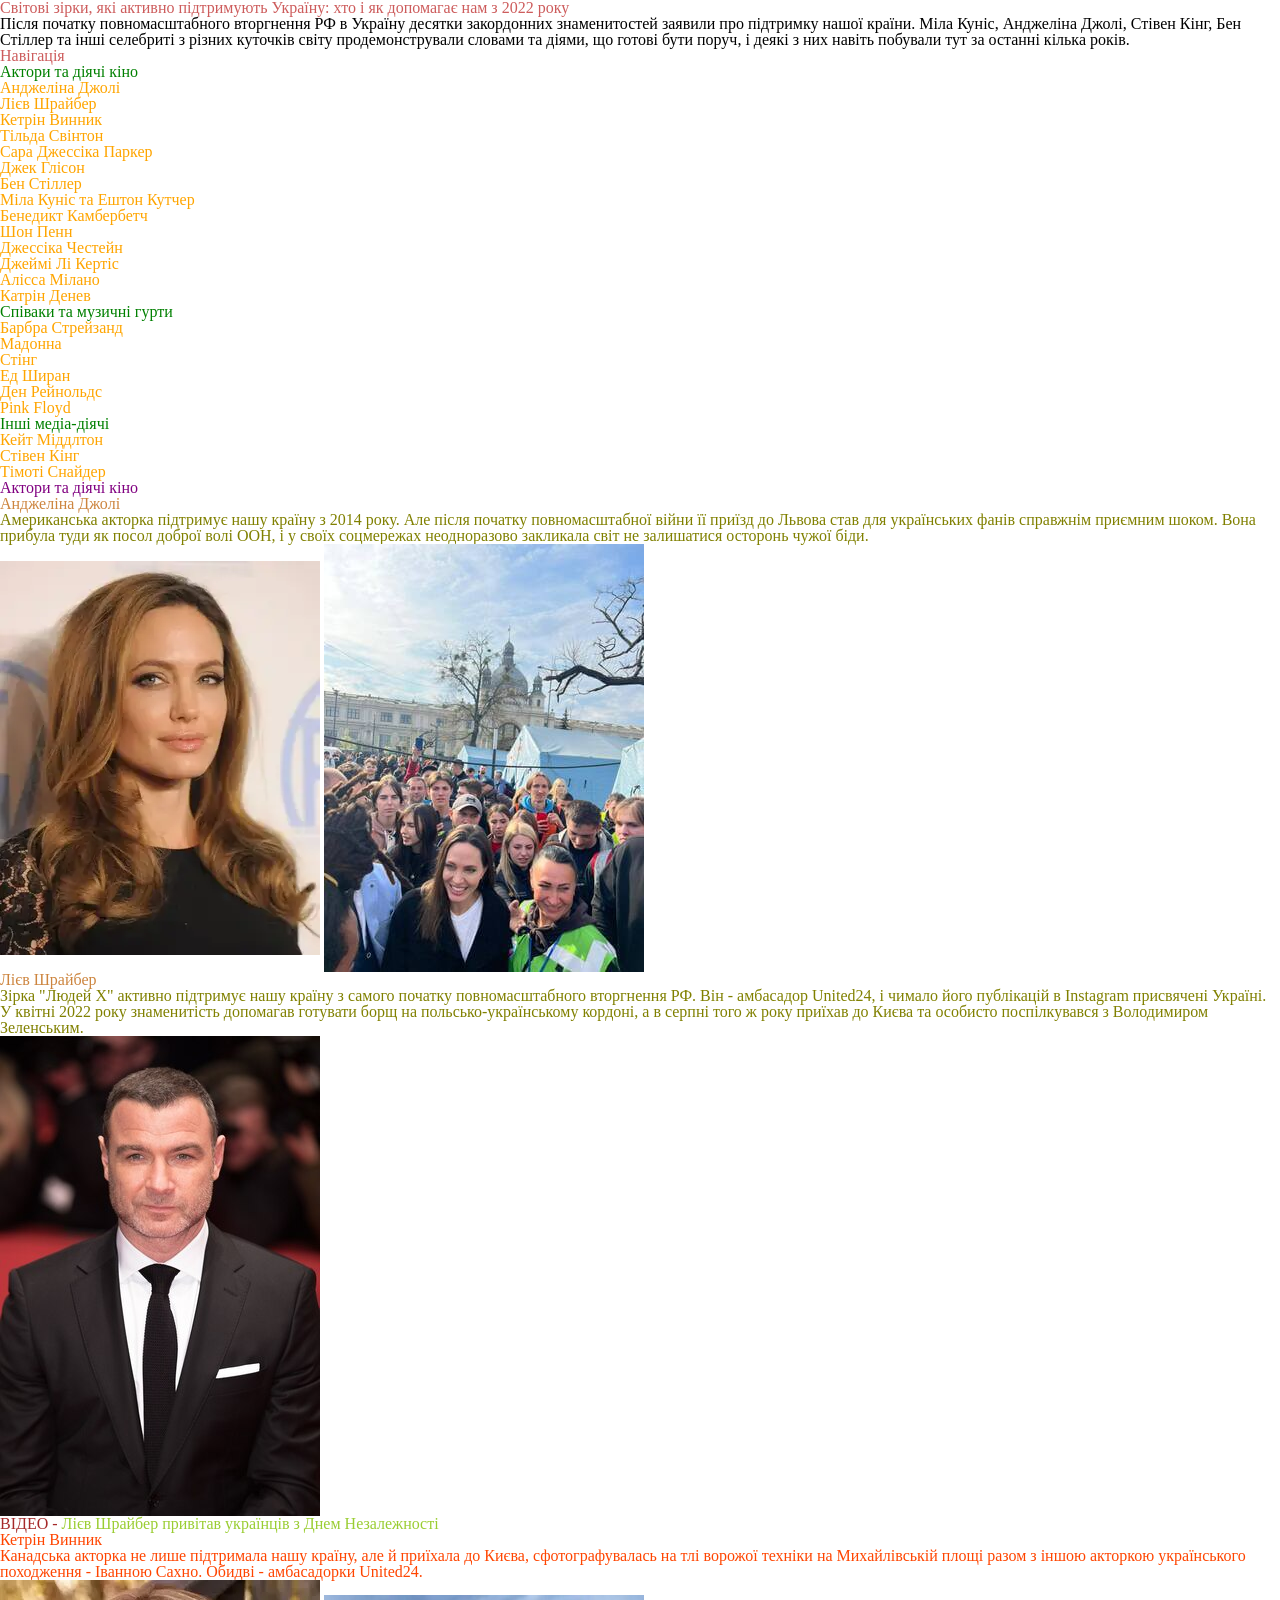
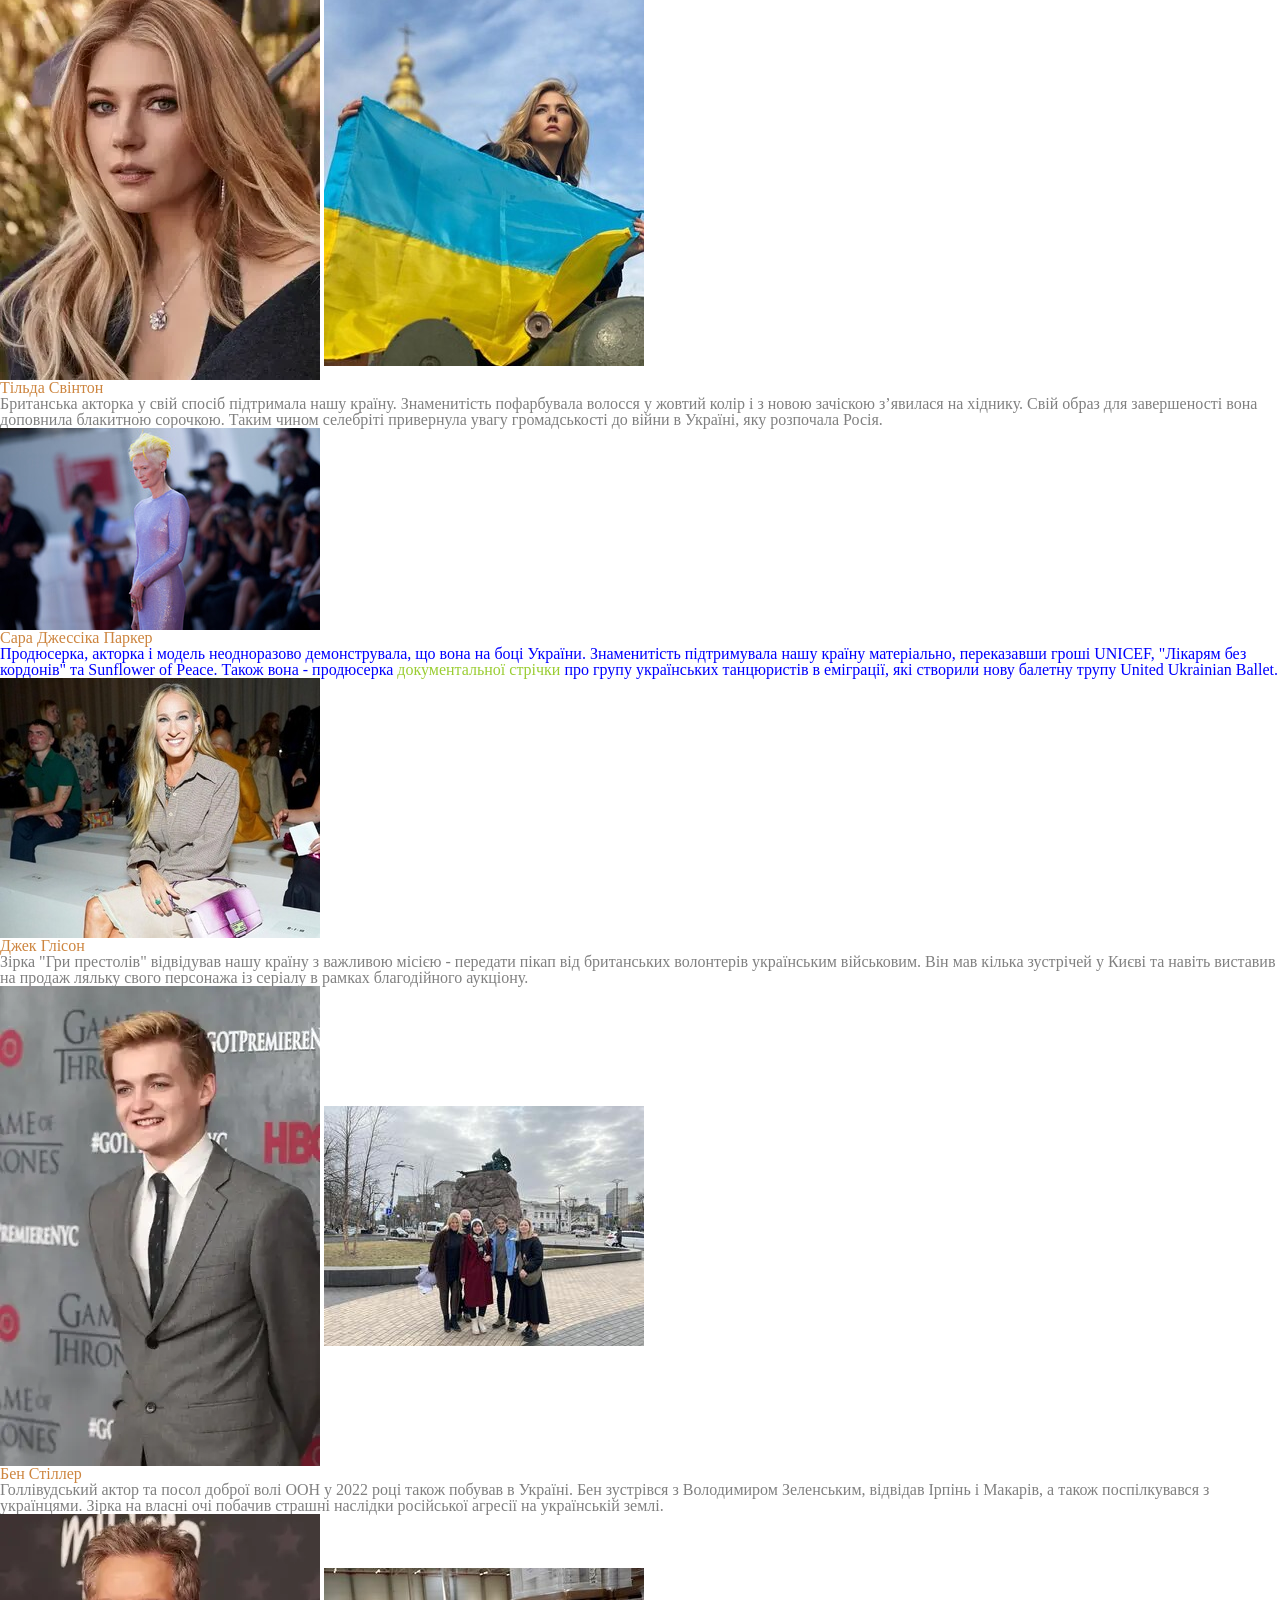
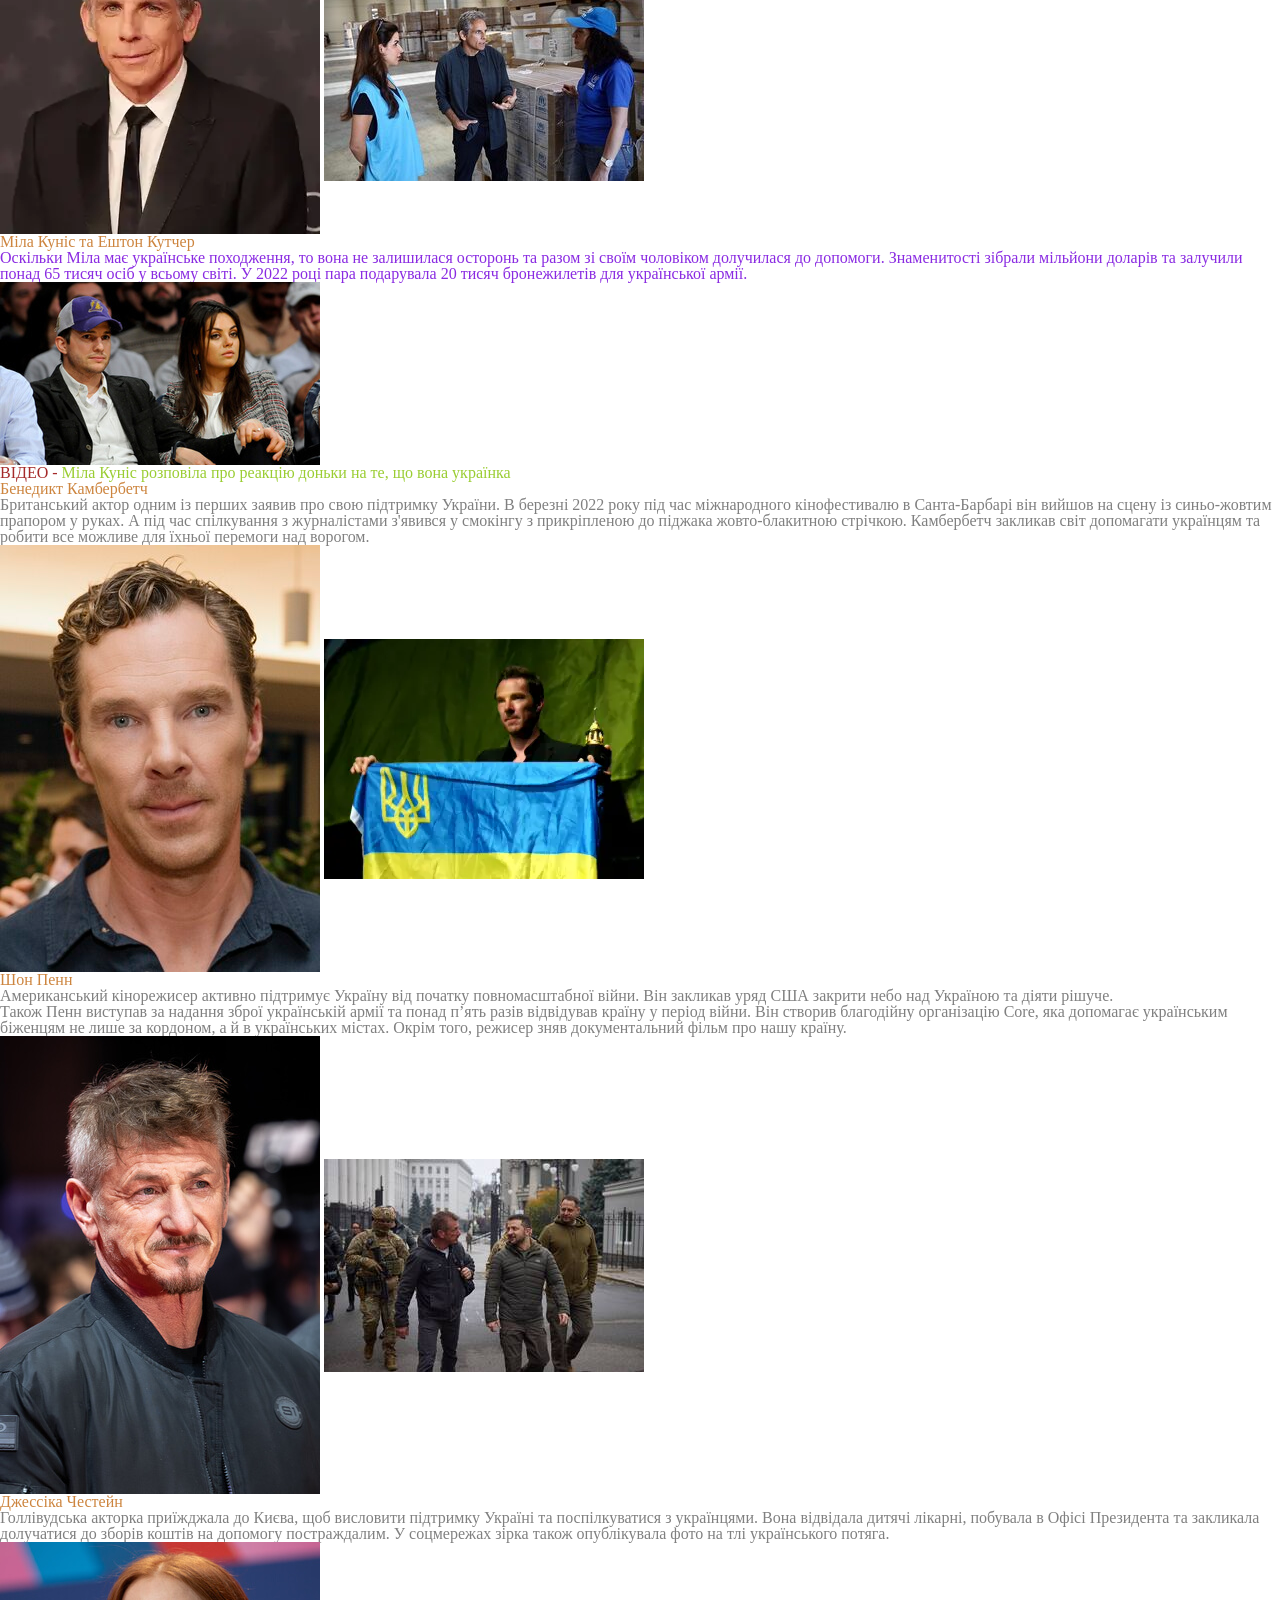
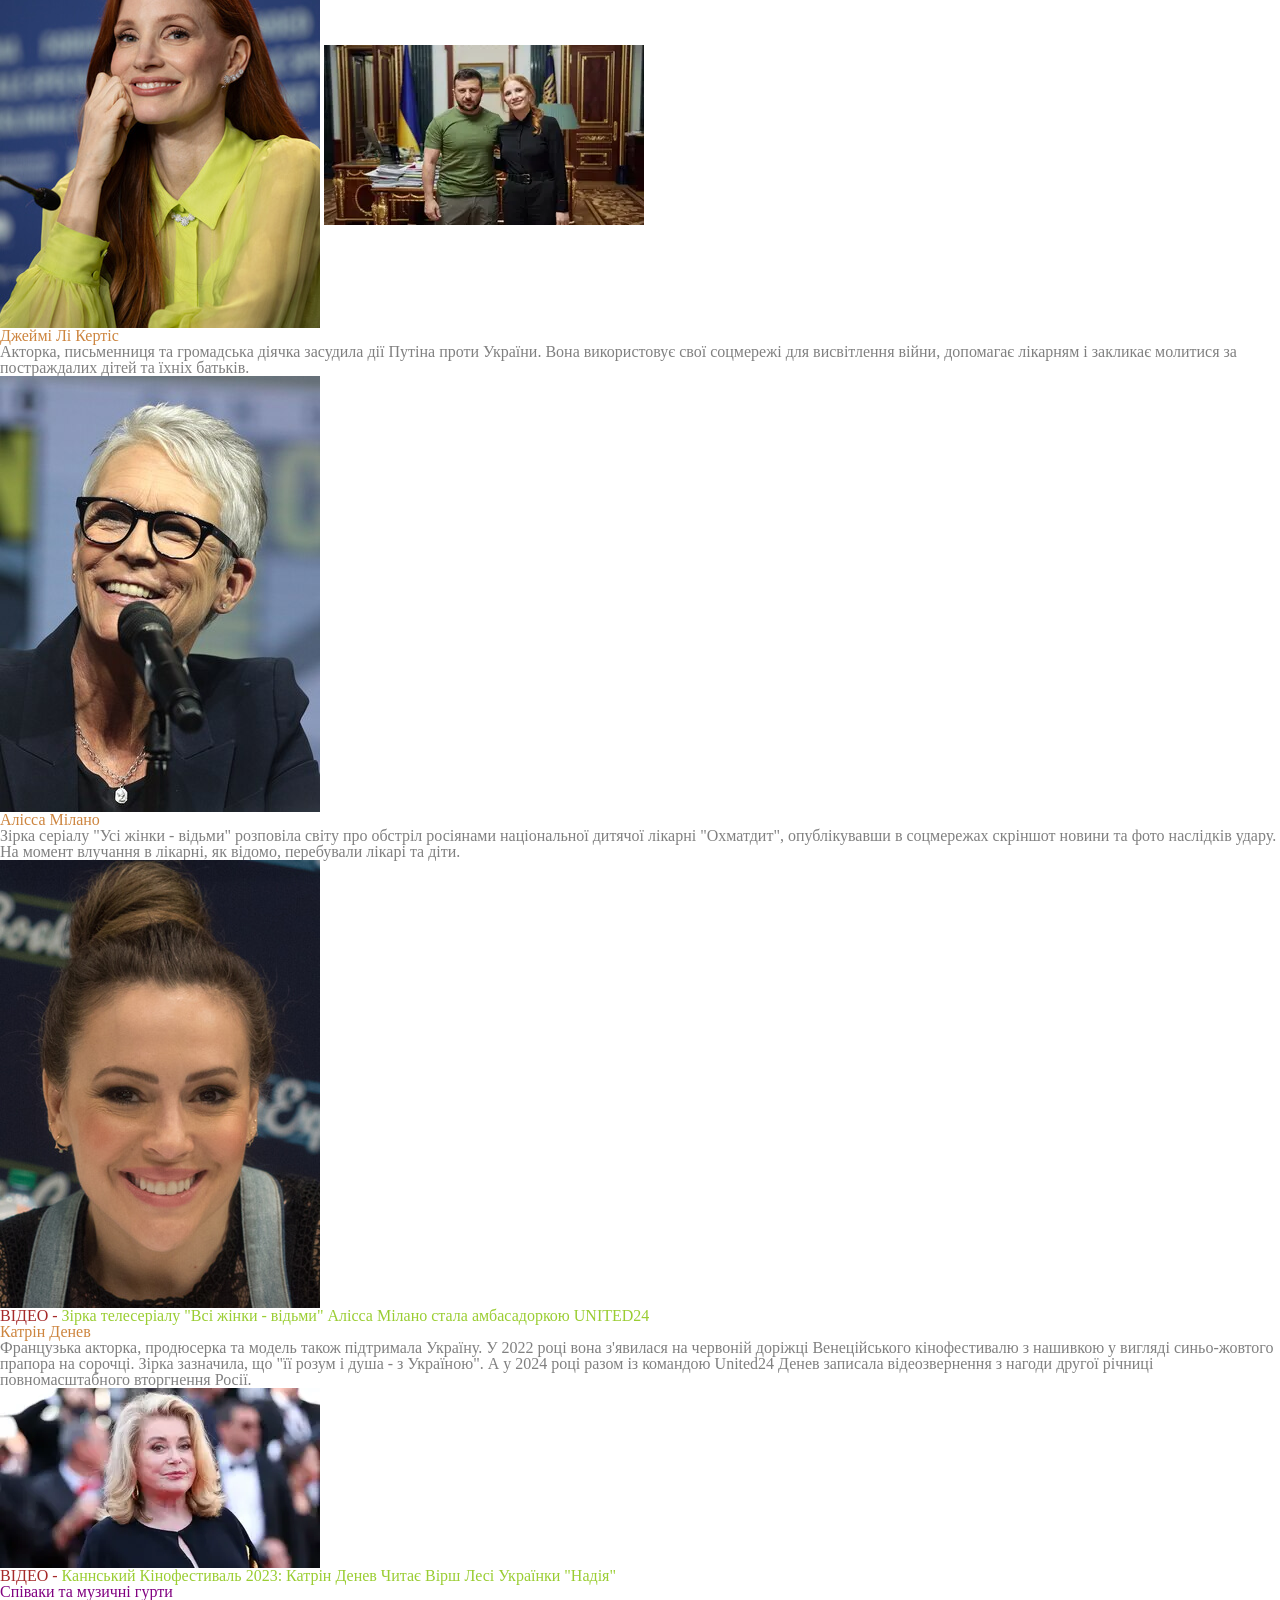
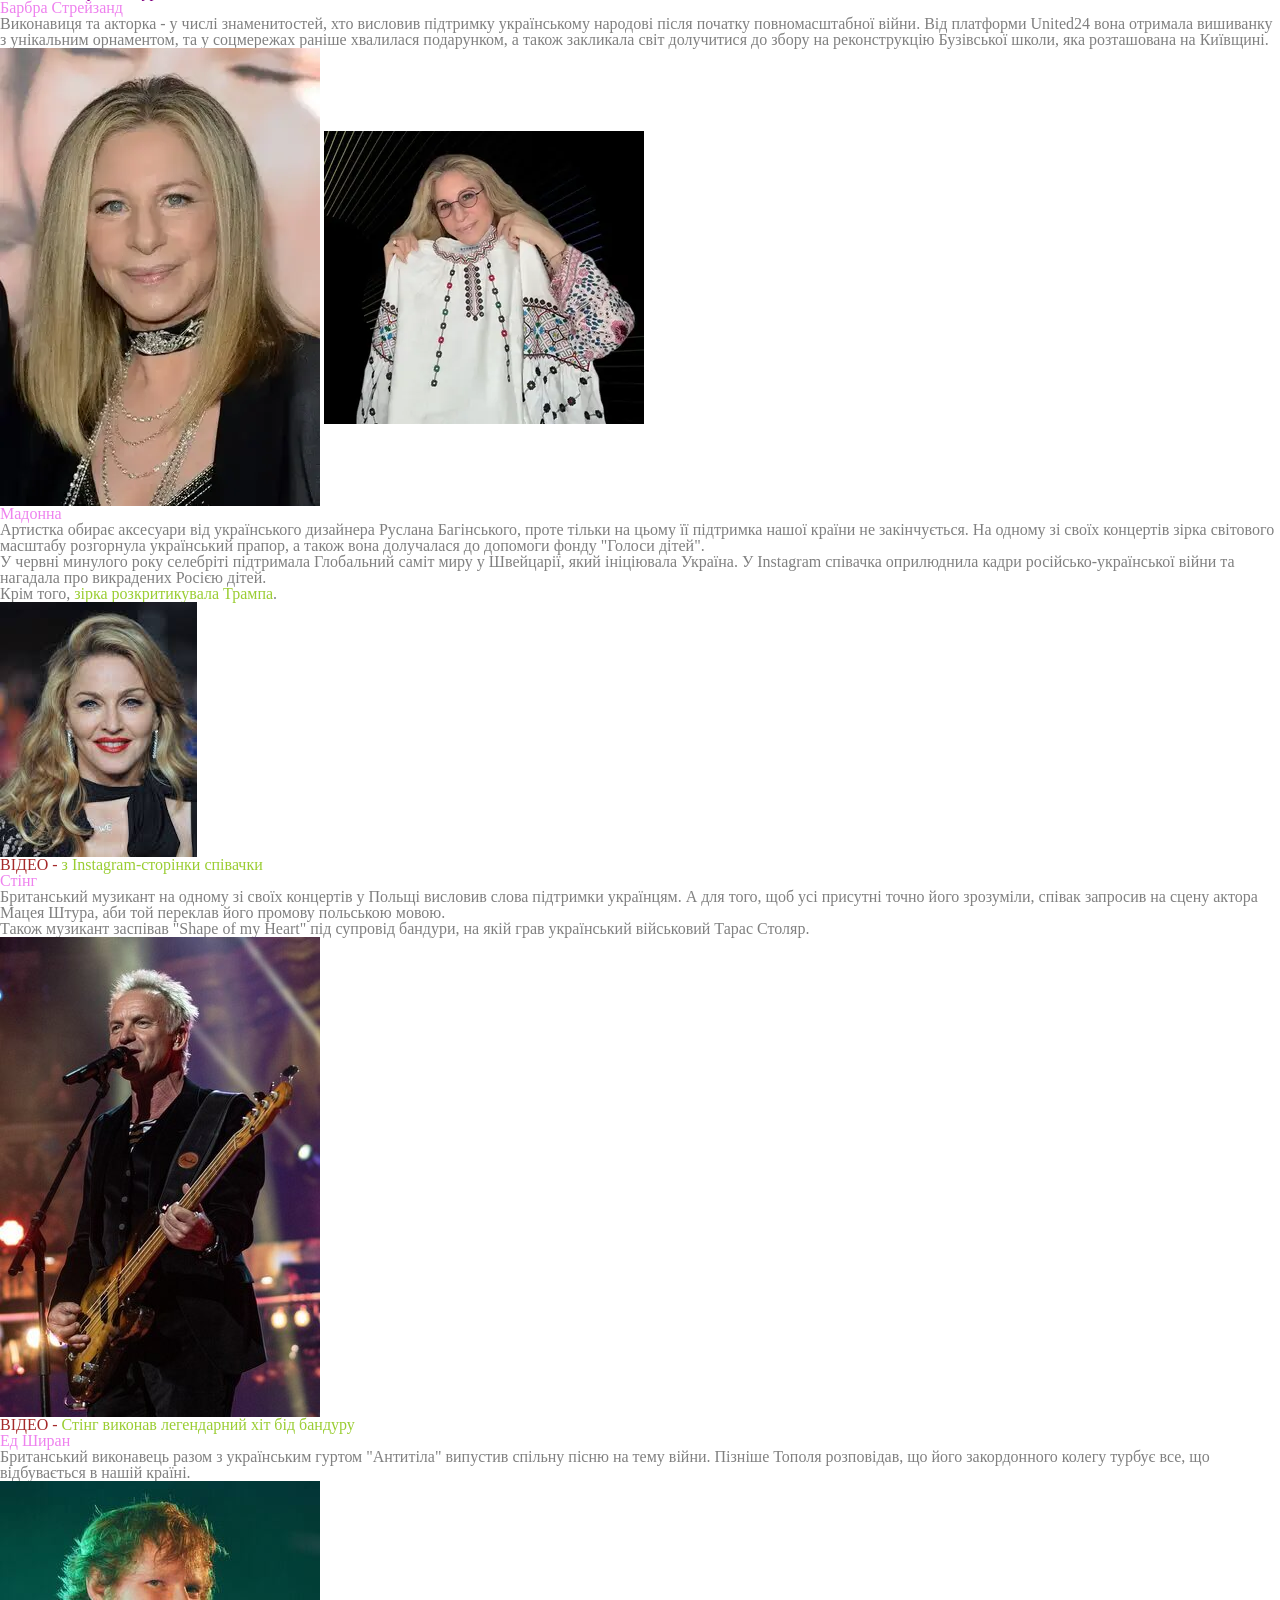
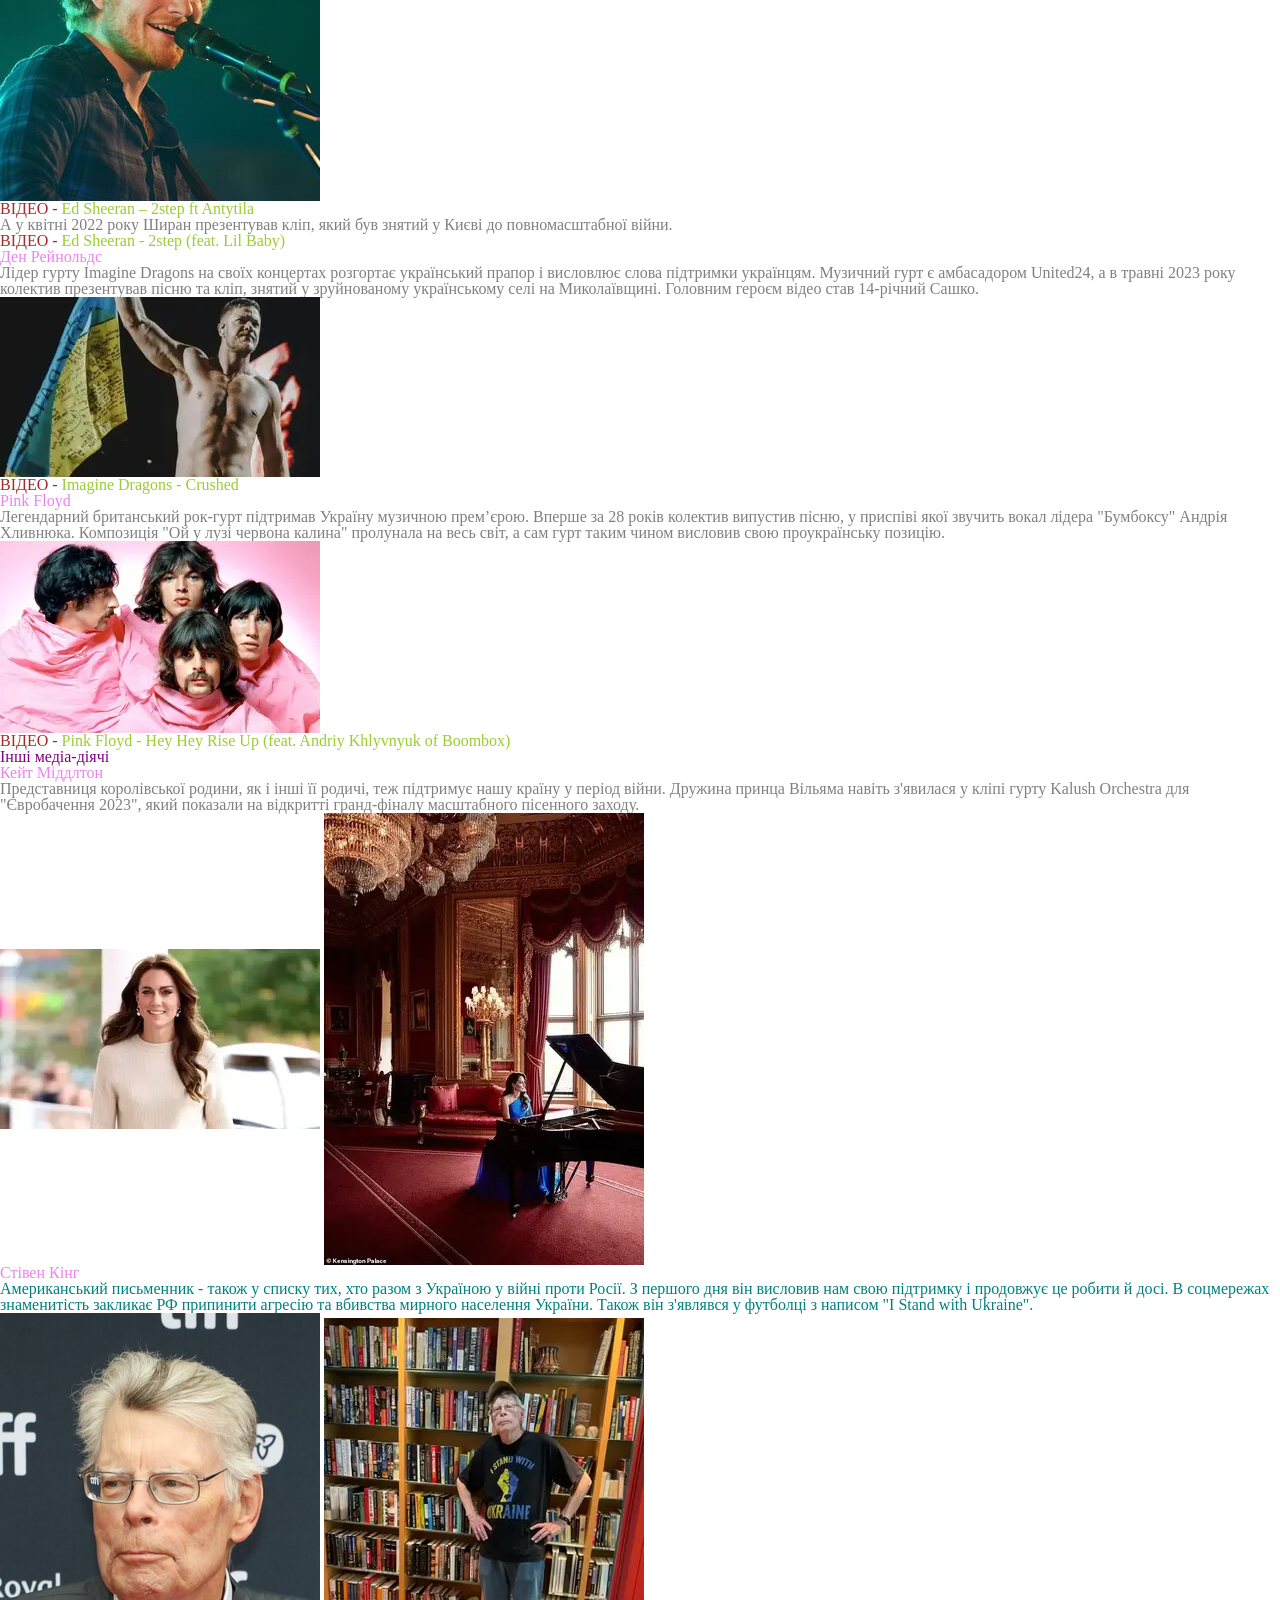
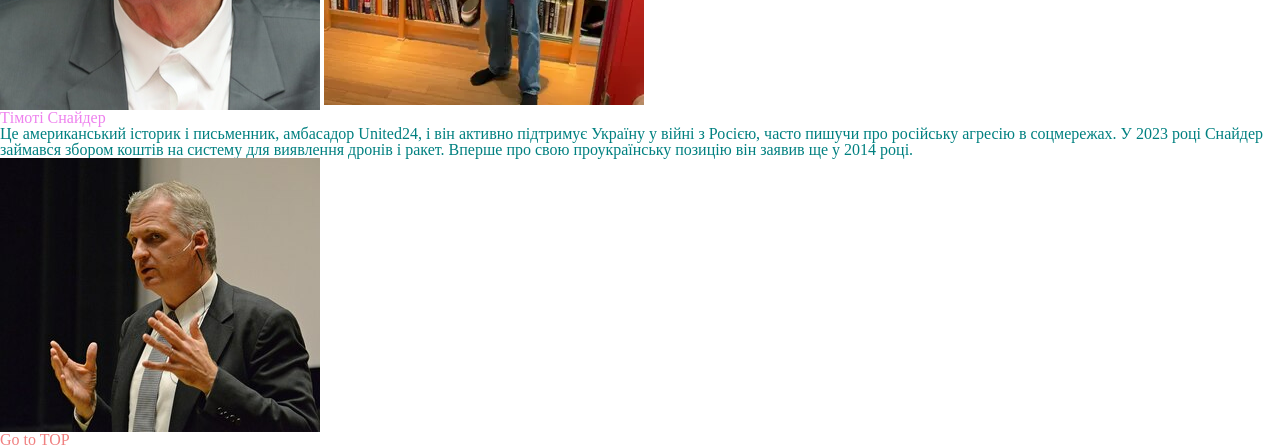
<file: homework_3/index.html>
<!DOCTYPE html>
<html lang="uk">
<head>
	<meta charset="UTF-8">
	<meta name="viewport" content="width=device-width, initial-scale=1.0">
	<link rel="stylesheet" href="css/reset.css">
	<link rel="stylesheet" href="css/style.css">
	<title>Homework 3</title>
</head>
<body>
	<header id="top" class="header">
		<h1 class="header__title title">Світові зірки, які активно підтримують Україну: хто і як допомагає нам з 2022 року</h1>
		<div class="header__main-text main-text">
			<p>Після початку повномасштабного вторгнення РФ в Україну десятки закордонних знаменитостей заявили про підтримку нашої країни. Міла Куніс, Анджеліна Джолі, Стівен Кінг, Бен Стіллер та інші селебриті з різних куточків світу продемонстрували словами та діями, що готові бути поруч, і деякі з них навіть побували тут за останні кілька років.</p>
		</div>
		<nav class="header__menu menu">
			<h2 class="menu__title title">Навігація</h2>
			<ul class="menu__list">
				<li class="menu__item">
					<a href="#movie" class="menu__link">Актори та діячі кіно</a>
					<ul class="menu__sub-list">
						<li class="menu__sub-item">
							<a href="#jolie" class="menu__sub-link">Анджеліна Джолі</a>
						</li>
						<li class="menu__sub-item">
							<a href="#schreiber" class="menu__sub-link">Лієв Шрайбер</a>
						</li>
						<li class="menu__sub-item">
							<a href="#vinnik" class="menu__sub-link">Кетрін Винник</a>
						</li>
						<li class="menu__sub-item">
							<a href="#swinton" class="menu__sub-link">Тільда Свінтон</a>
						</li>
						<li class="menu__sub-item">
							<a href="#parker" class="menu__sub-link">Сара Джессіка Паркер</a>
						</li>
						<li class="menu__sub-item">
							<a href="#gleeson" class="menu__sub-link">Джек Глісон</a>
						</li>
						<li class="menu__sub-item">
							<a href="#stiller" class="menu__sub-link">Бен Стіллер</a>
						</li>
						<li class="menu__sub-item">
							<a href="#kunis-kutcher" class="menu__sub-link">Міла Куніс та Ештон Кутчер</a>
						</li>
						<li class="menu__sub-item">
							<a href="#cumberbatch" class="menu__sub-link">Бенедикт Камбербетч</a>
						</li>
						<li class="menu__sub-item">
							<a href="#penn" class="menu__sub-link">Шон Пенн</a>
						</li>
						<li class="menu__sub-item">
							<a href="#chastain" class="menu__sub-link">Джессіка Честейн</a>
						</li>
						<li class="menu__sub-item">
							<a href="#curtis" class="menu__sub-link">Джеймі Лі Кертіс</a>
						</li>
						<li class="menu__sub-item">
							<a href="#milano" class="menu__sub-link">Алісса Мілано</a>
						</li>
						<li class="menu__sub-item">
							<a href="#deneuve" class="menu__sub-link">Катрін Денев</a>
						</li>
					</ul>
				</li>
				<li class="menu__item">
					<a href="#music" class="menu__link">Співаки та музичні гурти</a>
					<ul class="menu__sub-list">
						<li class="menu__sub-item">
							<a href="#streisand" class="menu__sub-link">Барбра Стрейзанд</a>
						</li>
						<li class="menu__sub-item">
							<a href="#madonna" class="menu__sub-link">Мадонна</a>
						</li>
						<li class="menu__sub-item">
							<a href="#sting" class="menu__sub-link">Стінг</a>
						</li>
						<li class="menu__sub-item">
							<a href="#sheeran" class="menu__sub-link">Ед Ширан</a>
						</li>
						<li class="menu__sub-item">
							<a href="#reynolds" class="menu__sub-link">Ден Рейнольдс</a>
						</li>
						<li class="menu__sub-item">
							<a href="#pink-floyd" class="menu__sub-link">Pink Floyd</a>
						</li>
					</ul>
				</li>
				<li class="menu__item">
					<a href="#media" class="menu__link">Інші медіа-діячі</a>
					<ul class="menu__sub-list">
						<li class="menu__sub-item">
							<a href="#middleton" class="menu__sub-link">Кейт Міддлтон</a>
						</li>
						<li class="menu__sub-item">
							<a href="#king" class="menu__sub-link">Стівен Кінг</a>
						</li>
						<li class="menu__sub-item">
							<a href="#snyder" class="menu__sub-link">Тімоті Снайдер</a>
						</li>
					</ul>
				</li>
			</ul>
		</nav>
	</header>
	<main class="page">
		<div id="movie" class="page__section movie">
			<h2 class="movie__sub-title sub-title">Актори та діячі кіно</h2>
			<div id="jolie" class="movie__article jolie">
				<h3 class="jolie__label label">Анджеліна Джолі</h3>
				<div class="jolie__text text">
					<p>Американська акторка підтримує нашу країну з 2014 року. Але після початку повномасштабної війни її приїзд до Львова став для українських фанів справжнім приємним шоком. Вона прибула туди як посол доброї волі ООН, і у своїх соцмережах неодноразово закликала світ не залишатися осторонь чужої біди.</p>
				</div>
				<div class="jolie__image">
					<img src="img/jolie.webp" alt="Анджеліна Джолі">
					<img src="img/jolie_ua.jpg" alt="Анджеліна Джолі у Льовові">
				</div>
			</div>
			<div id="schreiber" class="movie__article schreiber">
				<h3 class="schreiber__label label">Лієв Шрайбер</h3>
				<div class="schreiber__text text">
					<p>Зірка "Людей X" активно підтримує нашу країну з самого початку повномасштабного вторгнення РФ. Він - амбасадор United24, і чимало його публікацій в Instagram присвячені Україні. У квітні 2022 року знаменитість допомагав готувати борщ на польсько-українському кордоні, а в серпні того ж року приїхав до Києва та особисто поспілкувався з Володимиром Зеленським.</p>
				</div>
				<div class="schreiber__image">
					<img src="img/schreiber.jpg" alt="Лієв Шрайбер">
					<div class="schreiber__video-link">
						<a target="_blank" href="https://www.youtube.com/watch?v=Hz5yeWlRDcc&source_ve_path=MjM4NTE&embeds_referring_euri=https%3A%2F%2Fwww.rbc.ua%2F"><span>ВІДЕО -</span> Лієв Шрайбер привітав українців з Днем Незалежності</a>
					</div>
				</div>
			</div>
			<div id="vinnik" class="movie__article vinnik">
				<h3 class="vinnik__label label">Кетрін Винник</h3>
				<div class="vinnik__text text">
					<p>Канадська акторка не лише підтримала нашу країну, але й приїхала до Києва, сфотографувалась на тлі ворожої техніки на Михайлівській площі разом з іншою акторкою українського походження - Іванною Сахно. Обидві - амбасадорки United24.</p>
				</div>
				<div class="vinnik__image">
					<img src="img/vinnik.webp" alt="Кетрін Винник">
					<img src="img/vinnik_ua.jpg" alt="Кетрін Винник з прапором України">
				</div>
			</div>
			<div id="swinton" class="movie__article swinton">
				<h3 class="swinton__label label">Тільда Свінтон</h3>
				<div class="swinton__text text">
					<p>Британська акторка у свій спосіб підтримала нашу країну. Знаменитість пофарбувала волосся у жовтий колір і з новою зачіскою з’явилася на хіднику. Свій образ для завершеності вона доповнила блакитною сорочкою. Таким чином селебріті привернула увагу громадськості до війни в Україні, яку розпочала Росія.</p>
				</div>
				<div class="swinton__image">
					<img src="img/swinton.jpg" alt="Тільда Свінтон на прем'єрі фільму">
				</div>
			</div>
			<div id="parker" class="movie__article parker">
				<h3 class="parker__label label">Сара Джессіка Паркер</h3>
				<div class="parker__text text">
					<p>Продюсерка, акторка і модель неодноразово демонструвала, що вона на боці України. Знаменитість підтримувала нашу країну матеріально, переказавши гроші UNICEF, "Лікарям без кордонів" та Sunflower of Peace. Також вона - продюсерка <a target="_blank" href="https://www.rbc.ua/rus/styler/sara-dzhessika-parker-pratsyue-filmom-ukrayintsiv-1697477771.html">документальної стрічки</a> про групу українських танцюристів в еміграції, які створили нову балетну трупу United Ukrainian Ballet.</p>
				</div>
				<div class="parker__image">
					<img src="img/parker.jpg" alt="Сара Джессіка Паркер на показі моди">
				</div>
			</div>
			<div id="gleeson" class="movie__article gleeson">
				<h3 class="gleeson__label label">Джек Глісон</h3>
				<div class="gleeson__text text">
					<p>Зірка "Гри престолів" відвідував нашу країну з важливою місією - передати пікап від британських волонтерів українським військовим. Він мав кілька зустрічей у Києві та навіть виставив на продаж ляльку свого персонажа із серіалу в рамках благодійного аукціону.</p>
				</div>
				<div class="gleeson__image">
					<img src="img/gleeson.webp" alt="Джек Глісон на прем'єрі серіалу Гра Престолів">
					<img src="img/gleeson_ua.jpg" alt="Джек Глісон в Києві">
				</div>
			</div>
			<div id="stiller" class="movie__article stiller">
				<h3 class="stiller__label label">Бен Стіллер</h3>
				<div class="stiller__text text">
					<p>Голлівудський актор та посол доброї волі ООН у 2022 році також побував в Україні. Бен зустрівся з Володимиром Зеленським, відвідав Ірпінь і Макарів, а також поспілкувався з українцями. Зірка на власні очі побачив страшні наслідки російської агресії на українській землі. </p>
				</div>
				<div class="stiller__image">
					<img src="img/stiller.webp" alt="Бен Стіллер">
					<img src="img/stiller_ua.jpg" alt="Бен Стіллер на складі допомоги в Ірпіні">
				</div>
			</div>
			<div id="kunis-kutcher" class="movie__article kunis-kutcher">
				<h3 class="kunis-kutcher__label label">Міла Куніс та Ештон Кутчер</h3>
				<div class="kunis-kutcher__text text">
					<p>Оскільки Міла має українське походження, то вона не залишилася осторонь та разом зі своїм чоловіком долучилася до допомоги. Знаменитості зібрали мільйони доларів та залучили понад 65 тисяч осіб у всьому світі. У 2022 році пара подарувала 20 тисяч бронежилетів для української армії.</p>
				</div>
				<div class="kunis-kutcher__image">
					<img src="img/kunis-kutcher.jpg" alt="Міла Куніс та Ештон Кутчер на матчі Лос-Анжелес Лейкерс">
				</div>
				<div class="kunis-kutcher__video-link">
					<a target="_blank" href="https://www.youtube.com/watch?v=dXVRslmpmbk"><span>ВІДЕО -</span> Міла Куніс розповіла про реакцію доньки на те, що вона українка</a>
				</div>
			</div>
			<div id="cumberbatch" class="movie__article cumberbatch">
				<h3 class="cumberbatch__label label">Бенедикт Камбербетч</h3>
				<div class="cumberbatch__text text">
					<p>Британський актор одним із перших заявив про свою підтримку України. В березні 2022 року під час міжнародного кінофестивалю в Санта-Барбарі він вийшов на сцену із синьо-жовтим прапором у руках. А під час спілкування з журналістами з'явився у смокінгу з прикріпленою до піджака жовто-блакитною стрічкою. Камбербетч закликав світ допомагати українцям та робити все можливе для їхньої перемоги над ворогом.</p>
				</div>
				<div class="cumberbatch__image">
					<img src="img/cumberbatch.jpg" alt="Бенедикт Камбербетч">
					<img src="img/cumberbatch_ua.webp" alt="Бенедикт Камбербетч з прапором України в 2022">
				</div>
			</div>
			<div id="penn" class="movie__article penn">
				<h3 class="penn__label label">Шон Пенн</h3>
				<div class="penn__text text">
					<p>Американський кінорежисер активно підтримує Україну від початку повномасштабної війни. Він закликав уряд США закрити небо над Україною та діяти рішуче.</p>
					<p>Також Пенн виступав за надання зброї українській армії та понад п’ять разів відвідував країну у період війни. Він створив благодійну організацію Core, яка допомагає українським біженцям не лише за кордоном, а й в українських містах. Окрім того, режисер зняв документальний фільм про нашу країну.</p>
				</div>
				<div class="penn__image">
					<img src="img/penn.jpg" alt="Шон Пенн">
					<img src="img/penn_ua.jpg" alt="Шон Пенн та президент України Володимир Зеленський">
				</div>
			</div>
			<div id="chastain" class="movie__article chastain">
				<h3 class="chastain__label label">Джессіка Честейн</h3>
				<div class="chastain__text text">
					<p>Голлівудська акторка приїжджала до Києва, щоб висловити підтримку Україні та поспілкуватися з українцями. Вона відвідала дитячі лікарні, побувала в Офісі Президента та закликала долучатися до зборів коштів на допомогу постраждалим. У соцмережах зірка також опублікувала фото на тлі українського потяга.</p>
				</div>
				<div class="chastain__image">
					<img src="img/chastain.jpg" alt="Джессіка Честейн на прес-конференції">
					<img src="img/chastain_ua.webp" alt="Джессіка Честейн та президент України Володимир Зеленський">
				</div>
			</div>
			<div id="curtis" class="movie__article curtis">
				<h3 class="curtis__label label">Джеймі Лі Кертіс</h3>
				<div class="curtis__text text">
					<p>Акторка, письменниця та громадська діячка засудила дії Путіна проти України. Вона використовує свої соцмережі для висвітлення війни, допомагає лікарням і закликає молитися за постраждалих дітей та їхніх батьків.</p>
				</div>
				<div class="curtis__image">
					<img src="img/curtis.jpg" alt="Джеймі Лі Кертіс на прес-конференції">
				</div>
			</div>
			<div id="milano" class="movie__article milano">
				<h3 class="milano__label label">Алісса Мілано</h3>
				<div class="milano__text text">
					<p>Зірка серіалу "Усі жінки - відьми" розповіла світу про обстріл росіянами національної дитячої лікарні "Охматдит", опублікувавши в соцмережах скріншот новини та фото наслідків удару. На момент влучання в лікарні, як відомо, перебували лікарі та діти.</p>
				</div>
				<div class="milano__image">
					<img src="img/milano.jpg" alt="Алісса Мілано">
				</div>
				<div class="milano__video-link">
					<a target="_blank" href="https://www.youtube.com/watch?v=TX6deV78-2c&source_ve_path=MjM4NTE&embeds_referring_euri=https%3A%2F%2Fwww.rbc.ua%2F"><span>ВІДЕО -</span> Зірка телесеріалу "Всі жінки - відьми" Алісса Мілано стала амбасадоркою UNITED24</a>
				</div>
			</div>
			<div id="deneuve" class="movie__article deneuve">
				<h3 class="deneuve__label label">Катрін Денев</h3>
				<div class="deneuve__text text">
					<p>Французька акторка, продюсерка та модель також підтримала Україну. У 2022 році вона з'явилася на червоній доріжці Венеційського кінофестивалю з нашивкою у вигляді синьо-жовтого прапора на сорочці. Зірка зазначила, що "її розум і душа - з Україною". А у 2024 році разом із командою United24 Денев записала відеозвернення з нагоди другої річниці повномасштабного вторгнення Росії.</p>
				</div>
				<div class="deneuve__image">
					<img src="img/deneuve.webp" alt="Катрін Денев">
				</div>
				<div class="deneuve__video-link">
					<a target="_blank" href="https://www.youtube.com/watch?v=V0Rd-kYdk2c&source_ve_path=MjM4NTE&embeds_referring_euri=https%3A%2F%2Fwww.rbc.ua%2F"><span>ВІДЕО -</span> Каннський Кінофестиваль 2023: Катрін Денев Читає Вірш Лесі Українки "Надія"</a>
				</div>
			</div>
		</div>
		<div id="music" class="page__section music">
			<h2 class="music__sub-title sub-title">Співаки та музичні гурти</h2>
			<div id="streisand" class="music__article streisand">
				<h3 class="streisand__label label">Барбра Стрейзанд</h3>
				<div class="streisand__text text">
					<p>Виконавиця та акторка - у числі знаменитостей, хто висловив підтримку українському народові після початку повномасштабної війни. Від платформи United24 вона отримала вишиванку з унікальним орнаментом, та у соцмережах раніше хвалилася подарунком, а також закликала світ долучитися до збору на реконструкцію Бузівської школи, яка розташована на Київщині.</p>
				</div>
				<div class="streisand__image">
					<img src="img/streisand.webp" alt="Барбра Стрейзанд">
					<img src="img/streisand_ua.webp" alt="Барбра Стрейзанд з українською вишиванкою">
				</div>
			</div>
			<div id="madonna" class="music__article madonna">
				<h3 class="madonna__label label">Мадонна</h3>
				<div class="madonna__text text">
					<p>Артистка обирає аксесуари від українського дизайнера Руслана Багінського, проте тільки на цьому її підтримка нашої країни не закінчується. На одному зі своїх концертів зірка світового масштабу розгорнула український прапор, а також вона долучалася до допомоги фонду "Голоси дітей".</p>
					<p>У червні минулого року селебріті підтримала Глобальний саміт миру у Швейцарії, який ініціювала Україна. У Instagram співачка оприлюднила кадри російсько-української війни та нагадала про викрадених Росією дітей.</p>
					<p>Крім того, <a target="_blank" href="https://www.rbc.ua/rus/styler/meni-smishno-madonna-rozkritikuvala-trampa-1740137003.html">зірка розкритикувала Трампа</a>.</p>
				</div>
				<div class="madonna__image">
					<img src="img/madonna.jfif" alt="Мадонна">
				</div>
				<div class="madonna__video-link">
					<a target="_blank" href="https://www.instagram.com/p/C8FOL_kO-rj/?utm_source=ig_embed&utm_campaign=embed_video_watch_again"><span>ВІДЕО -</span> з Instagram-сторінки співачки</a>
				</div>
			</div>
			<div id="sting" class="music__article sting">
				<h3 class="sting__label label">Стінг</h3>
				<div class="sting__text text">
					<p>Британський музикант на одному зі своїх концертів у Польщі висловив слова підтримки українцям. А для того, щоб усі присутні точно його зрозуміли, співак запросив на сцену актора Мацея Штура, аби той переклав його промову польською мовою.</p>
					<p>Також музикант заспівав "Shape of my Heart" під супровід бандури, на якій грав український військовий Тарас Столяр.</p>
				</div>
				<div class="sting__image">
					<img src="img/sting.jpg" alt="Стінг">
				</div>
				<div class="sting__video-link">
					<a target="_blank" href="https://www.youtube.com/shorts/yg4PNKxrd4M"><span>ВІДЕО -</span> Стінг виконав легендарний хіт бід бандуру</a>
				</div>
			</div>
			<div id="sheeran" class="music__article sheeran">
				<h3 class="sheeran__label label">Ед Ширан</h3>
				<div class="sheeran__text text">
					<p>Британський виконавець разом з українським гуртом "Антитіла" випустив спільну пісню на тему війни. Пізніше Тополя розповідав, що його закордонного колегу турбує все, що відбувається в нашій країні.</p>
				</div>
				<div class="sheeran__image">
					<img src="img/sheeran.jpg" alt="Ед Ширан">
				</div>
				<div class="sheeran__video-link">
					<a target="_blank" href="https://www.youtube.com/watch?v=OJ2B4Fb7xQQ&source_ve_path=MjM4NTE&embeds_referring_euri=https%3A%2F%2Fwww.rbc.ua%2F"><span>ВІДЕО -</span> Ed Sheeran – 2step ft Antytila</a>
				</div>
				<div class="sheeran__text text">
					<p>А у квітні 2022 року Ширан презентував кліп, який був знятий у Києві до повномасштабної війни.</p>
				</div>
				<div class="sheeran__video-link">
					<a target="_blank" href="https://www.youtube.com/watch?v=Z_MvkyuOJgk&source_ve_path=MjM4NTE&embeds_referring_euri=https%3A%2F%2Fwww.rbc.ua%2F"><span>ВІДЕО -</span> Ed Sheeran - 2step (feat. Lil Baby)</a>
				</div>
			</div>
			<div id="reynolds" class="music__article reynolds">
				<h3 class="reynolds__label label">Ден Рейнольдс</h3>
				<div class="reynolds__text text">
					<p>Лідер гурту Imagine Dragons на своїх концертах розгортає український прапор і висловлює слова підтримки українцям. Музичний гурт є амбасадором United24, а в травні 2023 року колектив презентував пісню та кліп, знятий у зруйнованому українському селі на Миколаївщині. Головним героєм відео став 14-річний Сашко.</p>
				</div>
				<div class="reynolds__image">
					<img src="img/reynolds.webp" alt="Ден Рейнольдс з прапором України на сцені">
				</div>
				<div class="reynolds__video-link">
					<a target="_blank" href="https://www.youtube.com/watch?v=KSav7HayxtI&source_ve_path=MjM4NTE&embeds_referring_euri=https%3A%2F%2Fwww.rbc.ua%2F"><span>ВІДЕО -</span> Imagine Dragons - Crushed</a>
				</div>
			</div>
			<div id="pink-floyd" class="music__article pink-floyd">
				<h3 class="pink-floyd__label label">Pink Floyd</h3>
				<div class="pink-floyd__text text">
					<p>Легендарний британський рок-гурт підтримав Україну музичною прем’єрою. Вперше за 28 років колектив випустив пісню, у приспіві якої звучить вокал лідера "Бумбоксу" Андрія Хливнюка. Композиція "Ой у лузі червона калина" пролунала на весь світ, а сам гурт таким чином висловив свою проукраїнську позицію.</p>
				</div>
				<div class="pink-floyd__image">
					<img src="img/pink-floyd.webp" alt="Ден Рейнольдс з прапором України на сцені">
				</div>
				<div class="pink-floyd__video-link">
					<a target="_blank" href="https://www.youtube.com/watch?v=saEpkcVi1d4&source_ve_path=MjM4NTE&embeds_referring_euri=https%3A%2F%2Fwww.rbc.ua%2F"><span>ВІДЕО -</span> Pink Floyd - Hey Hey Rise Up (feat. Andriy Khlyvnyuk of Boombox)</a>
				</div>
			</div>
		</div>
		<div id="media" class="page__section media">
			<h2 class="media__sub-title sub-title">Інші медіа-діячі</h2>
			<div id="middleton" class="media__article middleton">
				<h3 class="middleton__label label">Кейт Міддлтон</h3>
				<div class="middleton__text text">
					<p>Представниця королівської родини, як і інші її родичі, теж підтримує нашу країну у період війни. Дружина принца Вільяма навіть з'явилася у кліпі гурту Kalush Orchestra для "Євробачення 2023", який показали на відкритті гранд-фіналу масштабного пісенного заходу.</p>
				</div>
				<div class="middleton__image">
					<img src="img/middleton.webp" alt="Кейт Міддлтон">
					<img src="img/middleton_ua.webp" alt="Кейт Міддлтон за роялем в кліпі гурту Kalush Orchestra">
				</div>
			</div>
			<div id="king" class="media__article king">
				<h3 class="king__label label">Стівен Кінг</h3>
				<div class="king__text text">
					<p>Американський письменник - також у списку тих, хто разом з Україною у війні проти Росії. З першого дня він висловив нам свою підтримку і продовжує це робити й досі. В соцмережах знаменитість закликає РФ припинити агресію та вбивства мирного населення України. Також він з'являвся у футболці з написом "I Stand with Ukraine".</p>
				</div>
				<div class="king__image">
					<img src="img/king.jpg" alt="Стівен Кінг">
					<img src="img/king_ua.webp" alt="Стівен Кінг у футболці з написом I Stand with Ukraine">
				</div>
			</div>
			<div id="snyder" class="media__article snyder">
				<h3 class="snyder__label label">Тімоті Снайдер</h3>
				<div class="snyder__text text">
					<p>Це американський історик і письменник, амбасадор United24, і він активно підтримує Україну у війні з Росією, часто пишучи про російську агресію в соцмережах. У 2023 році Снайдер займався збором коштів на систему для виявлення дронів і ракет. Вперше про свою проукраїнську позицію він заявив ще у 2014 році.</p>
				</div>
				<div class="snyder__image">
					<img src="img/snyder.jpg" alt="Тімоті Снайдер">
				</div>
			</div>
		</div>
	</main>
	<footer class="footer">
		<h2 class="footer__button"><a href="#top">Go to TOP</a></h2>
	</footer>
</body>
</html>
</file>
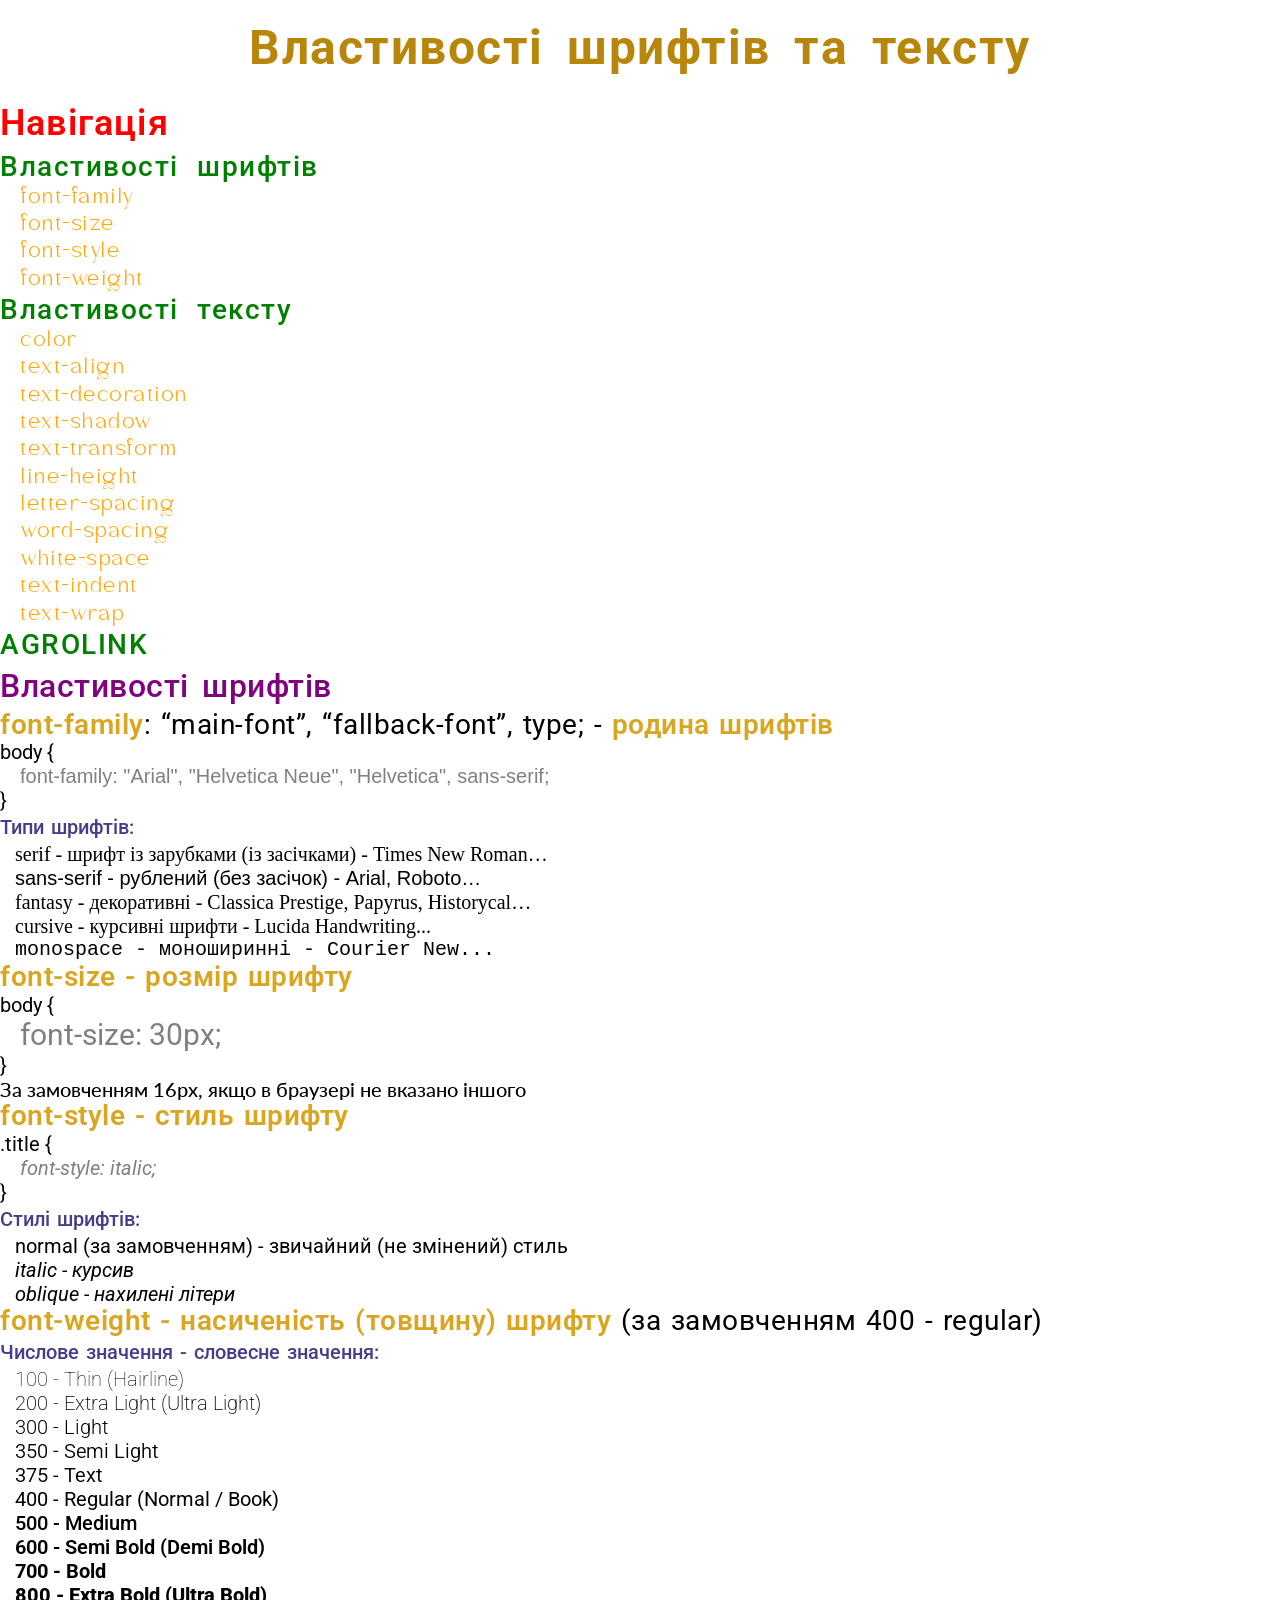
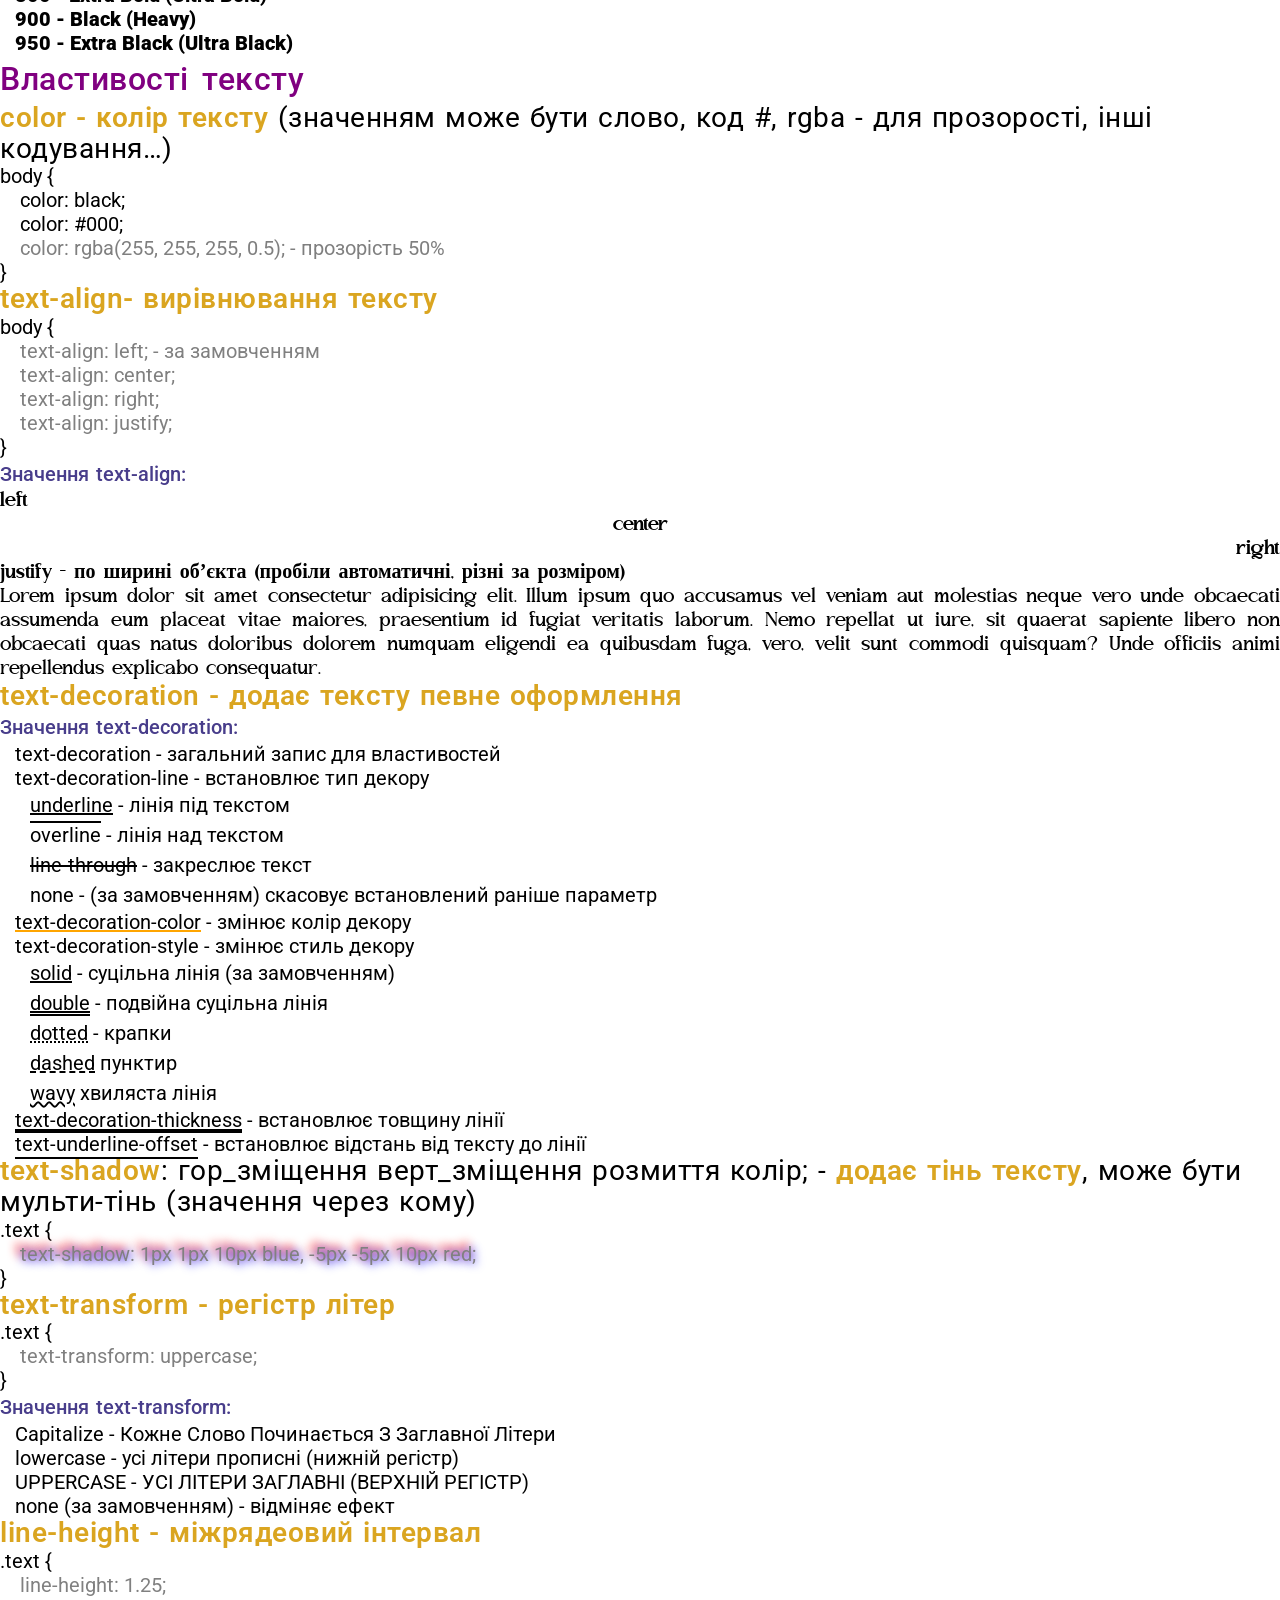
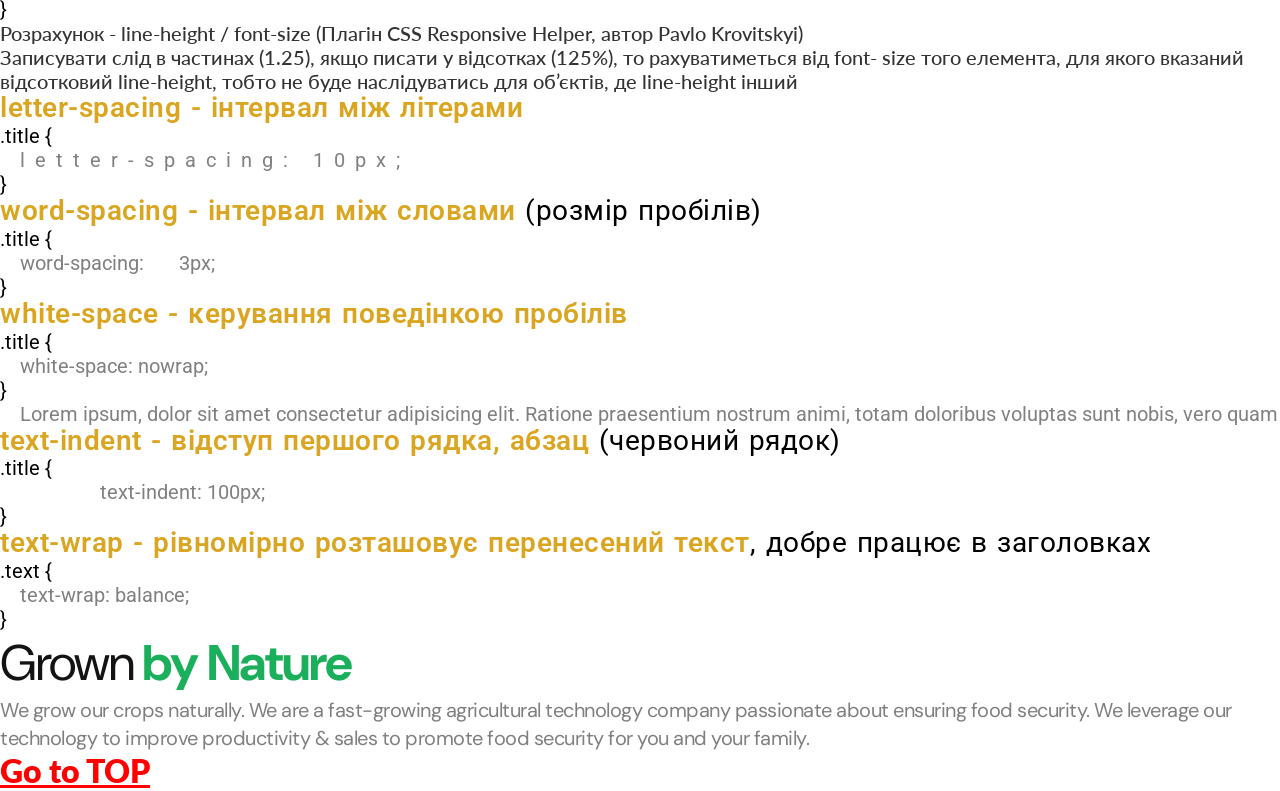
<file: homework_4/index.html>
<!DOCTYPE html>
<html lang="uk">
<head>
	<meta charset="UTF-8">
	<meta name="viewport" content="width=device-width, initial-scale=1.0">
	<link rel="preconnect" href="https://fonts.googleapis.com">
	<link rel="preconnect" href="https://fonts.gstatic.com" crossorigin>
	<link href="https://fonts.googleapis.com/css2?family=Roboto:ital,wght@0,100;0,200;0,300;0,400;0,500;0,600;0,700;0,800;0,900;1,400&display=swap" rel="stylesheet">
	<link href="https://fonts.googleapis.com/css2?family=DM%20Sans:wght@400;700&display=swap" rel="stylesheet">
	<link rel="stylesheet" href="css/reset.css">
	<link rel="stylesheet" href="css/style.css">
	<title>Homework 4</title>
</head>
<body>
	<header id="top" class="header">
		<h1 class="header__main-title main-title">Властивості шрифтів та тексту</h1>
		<nav class="header__menu menu">
			<h2 class="menu__title">Навігація</h2>
			<ul class="menu__list">
				<li class="menu__item">
					<a href="#font-properties" class="menu__link">Властивості шрифтів</a>
					<ul class="menu__sub-list">
						<li class="menu__sub-item">
							<a href="#font-family" class="menu__sub-link">font-family</a>
						</li>
						<li class="menu__sub-item">
							<a href="#font-size" class="menu__sub-link">font-size</a>
						</li>
						<li class="menu__sub-item">
							<a href="#font-style" class="menu__sub-link">font-style</a>
						</li>
						<li class="menu__sub-item">
							<a href="#font-weight" class="menu__sub-link">font-weight</a>
						</li>
					</ul>
				</li>
				<li class="menu__item">
					<a href="#text-properties" class="menu__link">Властивості тексту</a>
					<ul class="menu__sub-list">
						<li class="menu__sub-item">
							<a href="#color" class="menu__sub-link">color</a>
						</li>
						<li class="menu__sub-item">
							<a href="#text-align" class="menu__sub-link">text-align</a>
						</li>
						<li class="menu__sub-item">
							<a href="#text-decoration" class="menu__sub-link">text-decoration</a>
						</li>
						<li class="menu__sub-item">
							<a href="#text-shadow" class="menu__sub-link">text-shadow</a>
						</li>
						<li class="menu__sub-item">
							<a href="#text-transform" class="menu__sub-link">text-transform</a>
						</li>
						<li class="menu__sub-item">
							<a href="#line-height" class="menu__sub-link">line-height</a>
						</li>
						<li class="menu__sub-item">
							<a href="#letter-spacing" class="menu__sub-link">letter-spacing</a>
						</li>
						<li class="menu__sub-item">
							<a href="#word-spacing" class="menu__sub-link">word-spacing</a>
						</li>
						<li class="menu__sub-item">
							<a href="#white-space" class="menu__sub-link">white-space</a>
						</li>
						<li class="menu__sub-item">
							<a href="#text-indent" class="menu__sub-link">text-indent</a>
						</li>
						<li class="menu__sub-item">
							<a href="#text-wrap" class="menu__sub-link">text-wrap</a>
						</li>
					</ul>
				</li>
				<li class="menu__item">
					<a href="#agrolink" class="menu__link">Agrolink</a>
				</li>
			</ul>
		</nav>
	</header>
	<main class="page">
		<div id="font-properties" class="page__section font-properties">
			<h2 class="font-properties__title title">Властивості шрифтів</h2>
			<div id="font-family" class="font-properties__article font-family">
				<h3 class="font-family__sub-title sub-title"><span>font-family</span>: “main-font”, “fallback-font”, type; - <span>родина шрифтів</span></h3>
				<div class="font-family__preview">body {<span>font-family: "Arial", "Helvetica Neue", "Helvetica", sans-serif;</span>}</div>
				<div class="font-family__info">
					<h4 class="font-family__label label">Типи шрифтів:</h4>
					<ul class="font-family__list list">
						<li class="list__item list__item--serif">serif - шрифт із зарубками (із засічками) - Times New Roman…</li>
						<li class="list__item list__item--sans-serif">sans-serif - рублений (без засічок) - Arial, Roboto…</li>
						<li class="list__item list__item--fantasy">fantasy - декоративні - Classica Prestige, Papyrus, Historycal…</li>
						<li class="list__item list__item--cursive">cursive - курсивні шрифти - Lucida Handwriting...</li>
						<li class="list__item list__item--monospace">monospace - моноширинні - Courier New...</li>
					</ul>
				</div>
			</div>
			<div id="font-size" class="font-properties__article font-size">
				<h3 class="font-size__sub-title sub-title"><span>font-size - розмір шрифту</span></h3>
				<div class="font-size__preview">body {<span>font-size: 30px;</span>}</div>
				<div class="font-size__info">
					<p>За замовченням 16px, якщо в браузері не вказано іншого</p>
				</div>
			</div>
			<div id="font-style" class="font-properties__article font-style">
				<h3 class="font-style__sub-title sub-title"><span>font-style - стиль шрифту</span></h3>
				<div class="font-style__preview">.title {<span>font-style: italic;</span>}</div>
				<div class="font-style__info">
					<h4 class="font-style__label label">Стилі шрифтів:</h4>
					<ul class="font-style__list list">
						<li class="list__item">normal (за замовченням) - звичайний (не змінений) стиль</li>
						<li class="list__item list__item--italic">italic - курсив</li>
						<li class="list__item list__item--oblique">oblique - нахилені літери</li>
					</ul>
				</div>
			</div>
			<div id="font-weight" class="font-properties__article font-weight">
				<h3 class="font-weight__sub-title sub-title"><span>font-weight - насиченість (товщину) шрифту</span> (за замовченням 400 - regular)</h3>
				<div class="font-weight__info">
					<h4 class="font-weight__label label">Числове значення - словесне значення:</h4>
					<ul class="font-weight__list list">
						<li class="list__item list__item--100">100 - Thin (Hairline)</li>
						<li class="list__item list__item--200">200 - Extra Light (Ultra Light)</li>
						<li class="list__item list__item--300">300 - Light</li>
						<li class="list__item list__item--350">350 - Semi Light</li>
						<li class="list__item list__item--375">375 - Text</li>
						<li class="list__item">400 - Regular (Normal / Book)</li>
						<li class="list__item list__item--500">500 - Medium</li>
						<li class="list__item list__item--600">600 - Semi Bold (Demi Bold)</li>
						<li class="list__item list__item--700">700 - Bold</li>
						<li class="list__item list__item--800">800 - Extra Bold (Ultra Bold)</li>
						<li class="list__item list__item--900">900 - Black (Heavy)</li>
						<li class="list__item list__item--950">950 - Extra Black (Ultra Black)</li>
					</ul>
				</div>
			</div>
		</div>
		<div id="text-properties" class="page__section text-properties">
			<h2 class="text-properties__title title">Властивості тексту</h2>
			<div id="color" class="text-properties__article color">
				<h3 class="color__sub-title sub-title"><span>color - колір тексту </span>(значенням може бути слово, код #, rgba - для прозорості, інші кодування…)</h3>
				<div class="color__preview">body {<span>color: black;</span><span>color: #000;</span><span class="color__opacity">color: rgba(255, 255, 255, 0.5); - прозорість 50%</span>} </div>
			</div>
			<div id="text-align" class="text-properties__article text-align">
				<h3 class="text-align__sub-title sub-title"><span>text-align- вирівнювання тексту</span></h3>
				<div class="text-align__preview">body {<span>text-align: left; - за замовченням</span><span>text-align: center;</span><span>text-align: right;</span><span>text-align: justify;</span>}</div>
				<div class="text-align__info">
					<h4 class="text-align__label label">Значення text-align:</h4>
					<ul class="text-align__list list">
						<li class="list__item">left</li>
						<li class="list__item list__item--center">center</li>
						<li class="list__item list__item--right">right</li>
						<li class="list__item list__item--justify">justify - по ширині об’єкта (пробіли автоматичні, різні за розміром) <br> <span>Lorem ipsum dolor sit amet consectetur adipisicing elit. Illum ipsum quo accusamus vel veniam aut molestias neque vero unde obcaecati assumenda eum placeat vitae maiores, praesentium id fugiat veritatis laborum. Nemo repellat ut iure, sit quaerat sapiente libero non obcaecati quas natus doloribus dolorem numquam eligendi ea quibusdam fuga, vero, velit sunt commodi quisquam? Unde officiis animi repellendus explicabo consequatur.</span></li>
					</ul>
				</div>
			</div>
			<div id="text-decoration" class="text-properties__article text-decoration">
				<h3 class="text-decoration__sub-title sub-title"><span>text-decoration - додає тексту певне оформлення</span></h3>
				<div class="text-decoration__info">
					<h4 class="text-decoration__label label">Значення text-decoration:</h4>
					<ul class="text-decoration__list list">
						<li class="list__item">text-decoration - загальний запис для властивостей</li>
						<li class="list__item ">text-decoration-line - встановлює тип декору <ul class="list__sub-list">
								<li class="list__sub-item list__sub-item--underline">
									<span>underline</span> - лінія під текстом
								</li>
								<li class="list__sub-item list__sub-item--overline">
									<span>overline</span> - лінія над текстом
								</li>
								<li class="list__sub-item list__sub-item--line-through">
									<span>line-through</span> - закреслює текст
								</li>
								<li class="list__sub-item">
									<span>none</span> - (за замовченням) скасовує встановлений раніше параметр
								</li>
							</ul>
						</li>
						<li class="list__item list__item--text-decoration-color"><span>text-decoration-color</span> - змінює колір декору</li>
						<li class="list__item">text-decoration-style - змінює стиль декору <ul class="list__sub-list">
								<li class="list__sub-item list__sub-item--solid">
									<span>solid</span> - суцільна лінія (за замовченням)
								</li>
								<li class="list__sub-item list__sub-item--double">
									<span>double</span> - подвійна суцільна лінія
								</li>
								<li class="list__sub-item list__sub-item--dotted">
									<span>dotted</span> - крапки
								</li>
								<li class="list__sub-item list__sub-item--dashed">
									<span>dashed</span> пунктир
								</li>
								<li class="list__sub-item list__sub-item--wavy">
									<span>wavy</span> хвиляста лінія
								</li>
							</ul>
						</li>
						<li class="list__item list__item--text-decoration-thickness"><span>text-decoration-thickness</span> - встановлює товщину лінії</li>
						<li class="list__item list__item--text-underline-offset">
							<span>text-underline-offset</span> - встановлює відстань від тексту до лінії
						</li>
					</ul>
				</div>
			</div>
			<div id="text-shadow" class="text-properties__article text-shadow">
				<h3 class="text-shadow__sub-title sub-title"><span>text-shadow</span>: гор_зміщення верт_зміщення розмиття колір; - <span>додає тінь тексту</span>, може бути мульти-тінь (значення через кому)</h3>
				<div class="text-shadow__preview">.text {<span>text-shadow: 1px 1px 10px blue, -5px -5px 10px red;</span>} </div>
			</div>
			<div id="text-transform" class="text-properties__article text-transform">
				<h3 class="text-transform__sub-title sub-title"><span>text-transform - регістр літер</span></h3>
				<div class="text-transform__preview">.text {<span>text-transform: uppercase;</span>} </div>
				<div class="text-transform__info">
					<h4 class="text-transform__label label">Значення text-transform:</h4>
					<ul class="text-transform__list list">
						<li class="list__item list__item--capitalize">capitalize - кожне слово починається з заглавної літери</li>
						<li class="list__item list__item--lowercase">lowercase - усі літери прописні (нижній регістр) </li>
						<li class="list__item list__item--uppercase">uppercase - усі літери заглавні (верхній регістр)</li>
						<li class="list__item">none (за замовченням) - відміняє ефект</li>
					</ul>
				</div>
			</div>
			<div id="line-height" class="text-properties__article line-height">
				<h3 class="line-height__sub-title sub-title"><span>line-height - міжрядеовий інтервал</span></h3>
				<div class="line-height__preview">.text {<span>line-height: 1.25;</span>} </div>
				<div class="line-height__info">
					<p>Розрахунок - line-height / font-size (Плагін CSS Responsive Helper, автор Pavlo Krovitskyi)</p>
					<p>Записувати слід в частинах (1.25), якщо писати у відсотках (125%), то рахуватиметься від font- size того елемента, для якого вказаний відсотковий line-height, тобто не буде наслідуватись для об’єктів, де line-height інший </p>
				</div>
			</div>
			<div id="letter-spacing" class="text-properties__article letter-spacing">
				<h3 class="letter-spacing__sub-title sub-title"><span>letter-spacing - інтервал між літерами</span></h3>
				<div class="letter-spacing__preview">.title {<span>letter-spacing: 10px;</span>} </div>
			</div>
			<div id="word-spacing" class="text-properties__article word-spacing">
				<h3 class="word-spacing__sub-title sub-title"><span>word-spacing - інтервал між словами </span>(розмір пробілів)</h3>
				<div class="word-spacing__preview">.title {<span>word-spacing: 3px;</span>} </div>
			</div>
			<div id="white-space" class="text-properties__article white-space">
				<h3 class="white-space__sub-title sub-title"><span>white-space - керування поведінкою пробілів</span></h3>
				<div class="white-space__preview">.title {<span>white-space: nowrap;</span>} <span>Lorem ipsum, dolor sit amet consectetur adipisicing elit. Ratione praesentium nostrum animi, totam doloribus voluptas sunt nobis, vero quam consequatur vel maxime. Veritatis consectetur, dolorem quasi consequuntur et nulla delectus?</span></div>
			</div>
			<div id="text-indent" class="text-properties__article text-indent">
				<h3 class="text-indent__sub-title sub-title"><span>text-indent - відступ першого рядка, абзац </span>(червоний рядок)</h3>
				<div class="text-indent__preview">.title {<span>text-indent: 100px;</span>} </div>
			</div>
			<div id="text-wrap" class="text-properties__article text-wrap">
				<h3 class="text-wrap__sub-title sub-title"><span>text-wrap - рівномірно розташовує перенесений текст</span>, добре працює в заголовках</h3>
				<div class="text-wrap__preview">.text {<span>text-wrap: balance; </span>} </div>
			</div>
		</div>
		<div id="agrolink" class="page__section agrolink">
			<div class="agrolink__title">Grown <span>by Nature</span></div>
			<div class="agrolink__text">
				<p>We grow our crops naturally. We are a fast-growing agricultural technology company passionate about ensuring food security. We leverage our technology to improve productivity & sales to promote food security for you and your family.</p>
			</div>
		</div>
	</main>
	<footer class="footer">
		<h2 class="footer__button"><a href="#top">Go to TOP</a></h2>
	</footer>
</body>
</html>
</file>
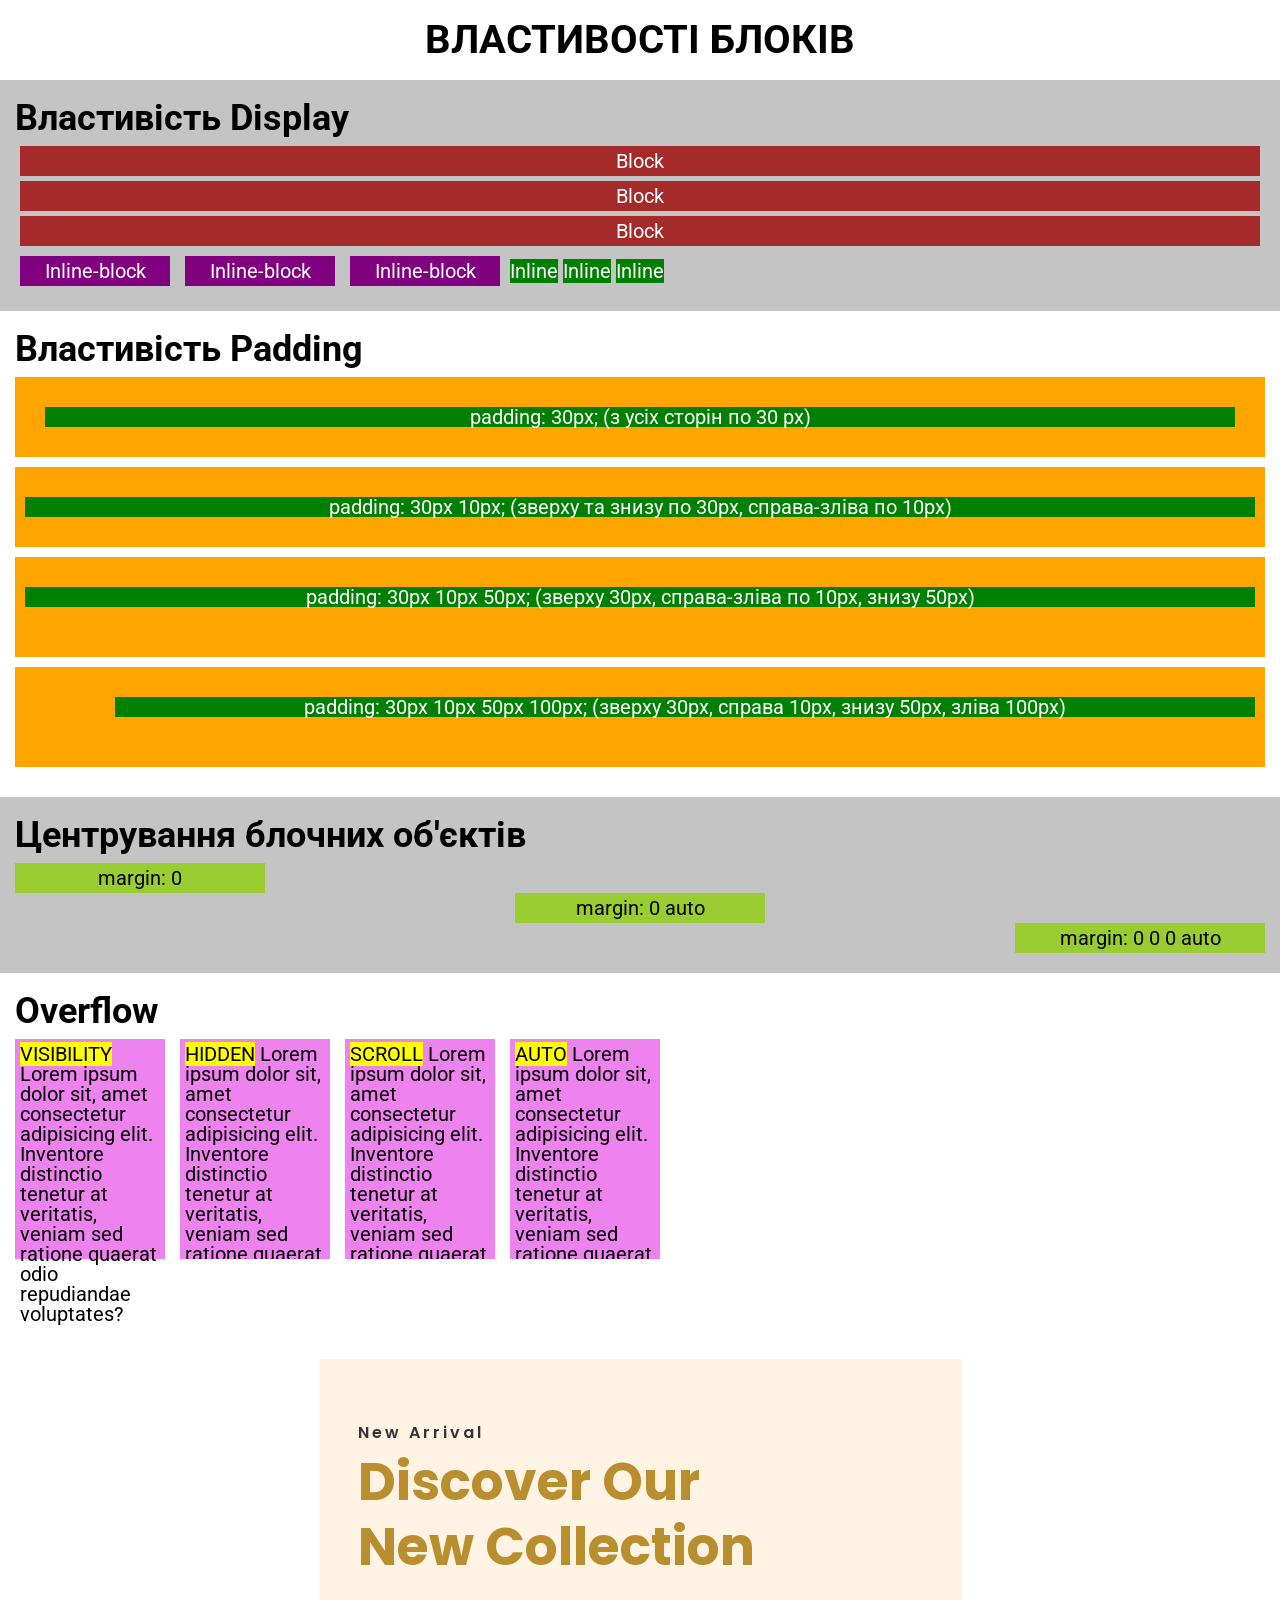
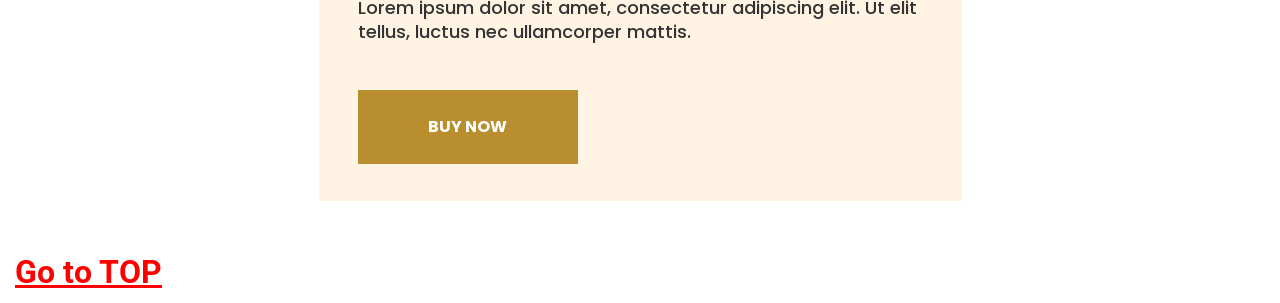
<file: homework_5/index.html>
<!DOCTYPE html>
<html lang="uk">
<head>
	<meta charset="UTF-8">
	<meta name="viewport" content="width=device-width, initial-scale=1.0">
	<link rel="preconnect" href="https://fonts.googleapis.com">
	<link rel="preconnect" href="https://fonts.gstatic.com" crossorigin>
	<link href="https://fonts.googleapis.com/css2?family=Roboto:ital,wght@0,100;0,200;0,300;0,400;0,500;0,600;0,700;0,800;0,900;1,400&display=swap" rel="stylesheet">
	<link href="https://fonts.googleapis.com/css2?family=Poppins:wght@500;600;700&display=swap" rel="stylesheet">
	<link rel="stylesheet" href="css/reset.css">
	<link rel="stylesheet" href="css/style.css">
	<title>Homework 5</title>
</head>
<body>
	<header id="top" class="header">
		<h1 class="header__main-title main-title">Властивості блоків</h1>
	</header>
	<main class="page">
		<div class="page__display display">
			<h2 class="display__title title">Властивість Display</h2>
			<div class="display__block">Block</div>
			<div class="display__block">Block</div>
			<div class="display__block">Block</div>
			<div class="display__inline-block">Inline-block</div>
			<div class="display__inline-block">Inline-block</div>
			<div class="display__inline-block">Inline-block</div>
			<div class="display__inline">Inline</div>
			<div class="display__inline">Inline</div>
			<div class="display__inline">Inline</div>
		</div>
		<div class="page__padiing padding">
			<h2 class="padding__title title">Властивість Padding</h2>
			<div class="padding__1">
				<p>padding: 30px; (з усіх сторін по 30 px)</p>
			</div>
			<div class="padding__2">
				<p>padding: 30px 10px; (зверху та знизу по 30px, справа-зліва по 10px)</p>
			</div>
			<div class="padding__3">
				<p>padding: 30px 10px 50px; (зверху 30px, справа-зліва по 10px, знизу 50px)</p>
			</div>
			<div class="padding__4">
				<p>padding: 30px 10px 50px 100px; (зверху 30px, справа 10px, знизу 50px, зліва 100px)</p>
			</div>
		</div>
		<div class="page__center center">
			<h2 class="center__title title">Центрування блочних об'єктів</h2>
			<div class="center__block">
				<div class="center__item-left"> margin: 0</div>
			</div>
			<div class="center__block">
				<div class="center__item-center"> margin: 0 auto</div>
			</div>
			<div class="center__block">
				<div class="center__item-right"> margin: 0 0 0 auto</div>
			</div>
		</div>
		<div class="page__overflow overflow">
			<h2 class="overflow__title title">Overflow</h2>
			<div class="overflow__item">
				<div class="overflow__block-vis"><mark>VISIBILITY</mark> Lorem ipsum dolor sit, amet consectetur adipisicing elit. Inventore distinctio tenetur at veritatis, veniam sed ratione quaerat odio repudiandae voluptates?</div>
			</div>
			<div class="overflow__item">
				<div class="overflow__block-hid"><mark>HIDDEN</mark> Lorem ipsum dolor sit, amet consectetur adipisicing elit. Inventore distinctio tenetur at veritatis, veniam sed ratione quaerat odio repudiandae voluptates?</div>
			</div>
			<div class="overflow__item">
				<div class="overflow__block-scroll"><mark>SCROLL</mark> Lorem ipsum dolor sit, amet consectetur adipisicing elit. Inventore distinctio tenetur at veritatis, veniam sed ratione quaerat odio repudiandae voluptates?</div>
			</div>
			<div class="overflow__item">
				<div class="overflow__block-auto"><mark>AUTO</mark> Lorem ipsum dolor sit, amet consectetur adipisicing elit. Inventore distinctio tenetur at veritatis, veniam sed ratione quaerat odio repudiandae voluptates?</div>
			</div>
		</div>
		<div class="page__homework homework">
			<div class="homework__label">New Arrival</div>
			<h2 class="homework__big-title">Discover Our New Collection</h2>
			<div class="homework__text text">
				<p>Lorem ipsum dolor sit amet, consectetur adipiscing elit. Ut elit tellus, luctus nec ullamcorper mattis.</p>
			</div>
			<div class="homework__actions">
				<a href="#" class="homework__button">BUY Now</a>
			</div>
		</div>
	</main>
	<footer class="footer">
		<h2 class="footer__button"><a href="#top">Go to TOP</a></h2>
	</footer>
</body>
</html>
</file>
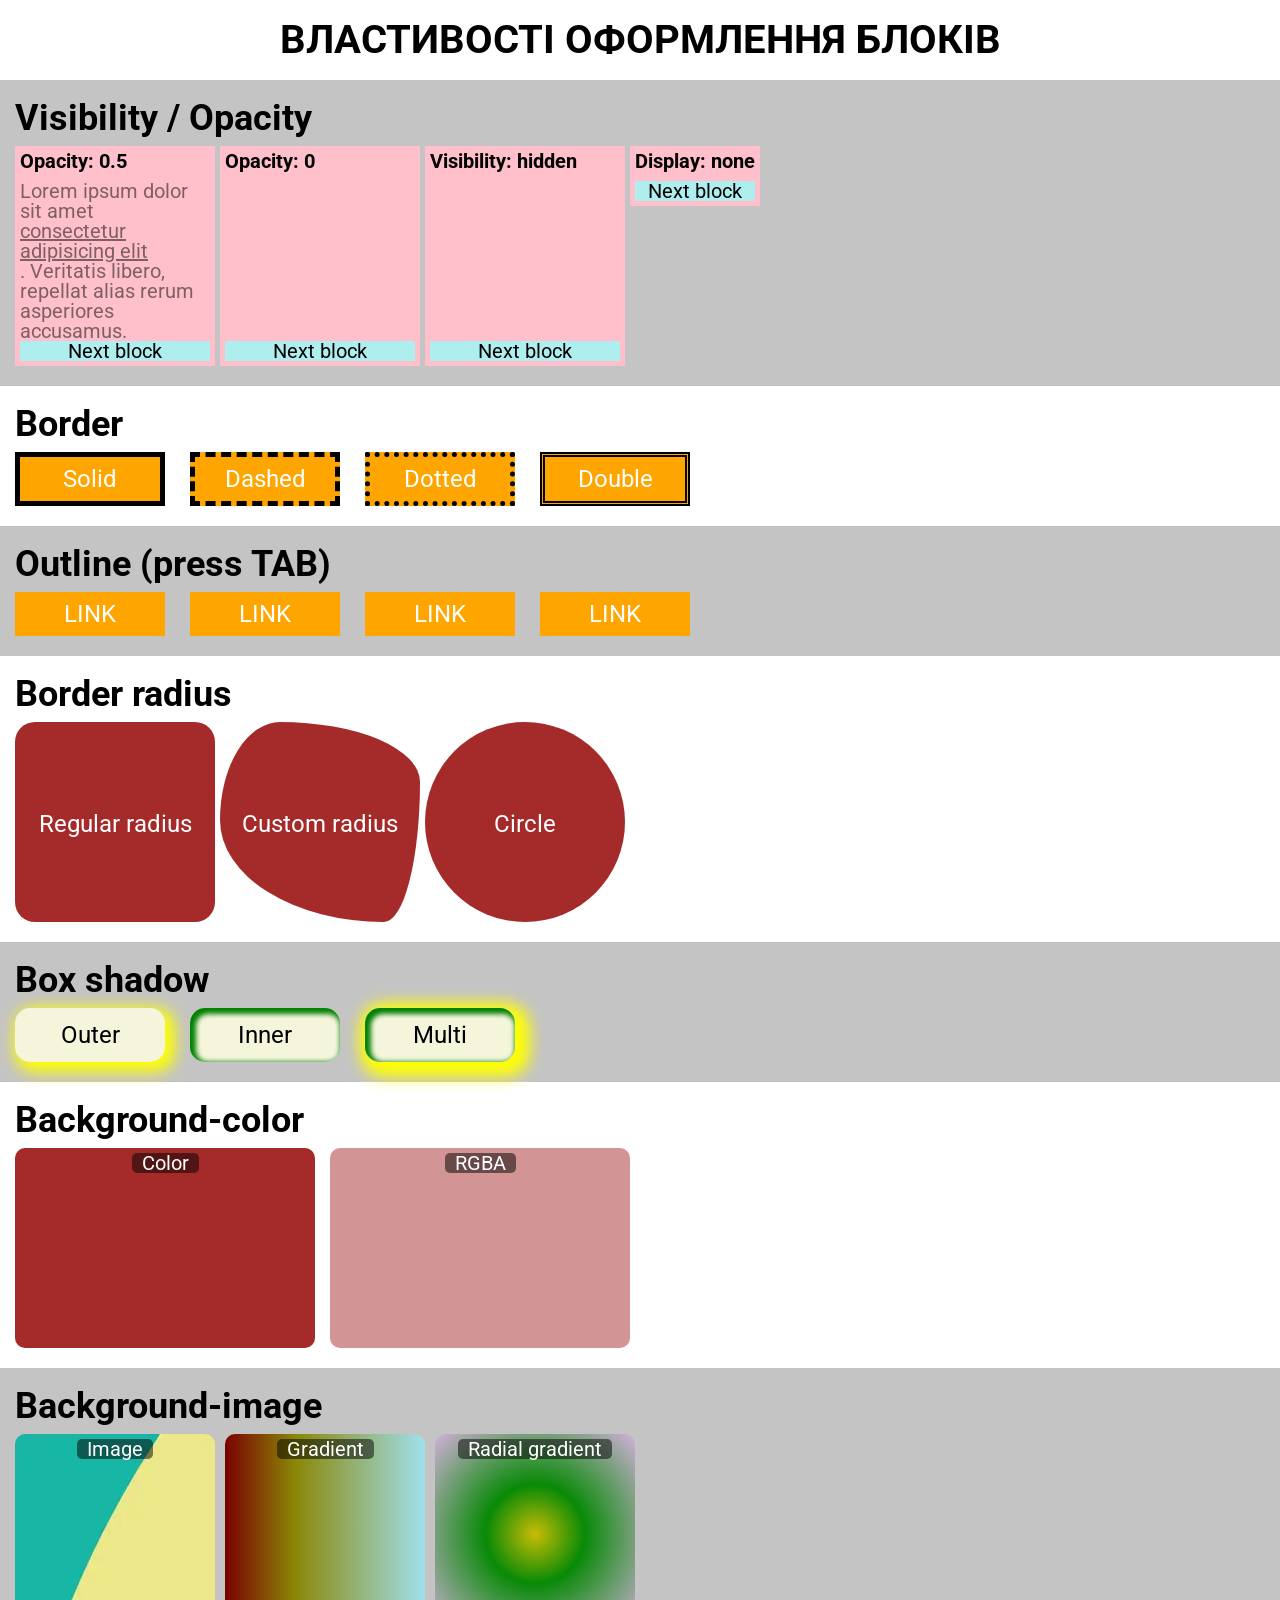
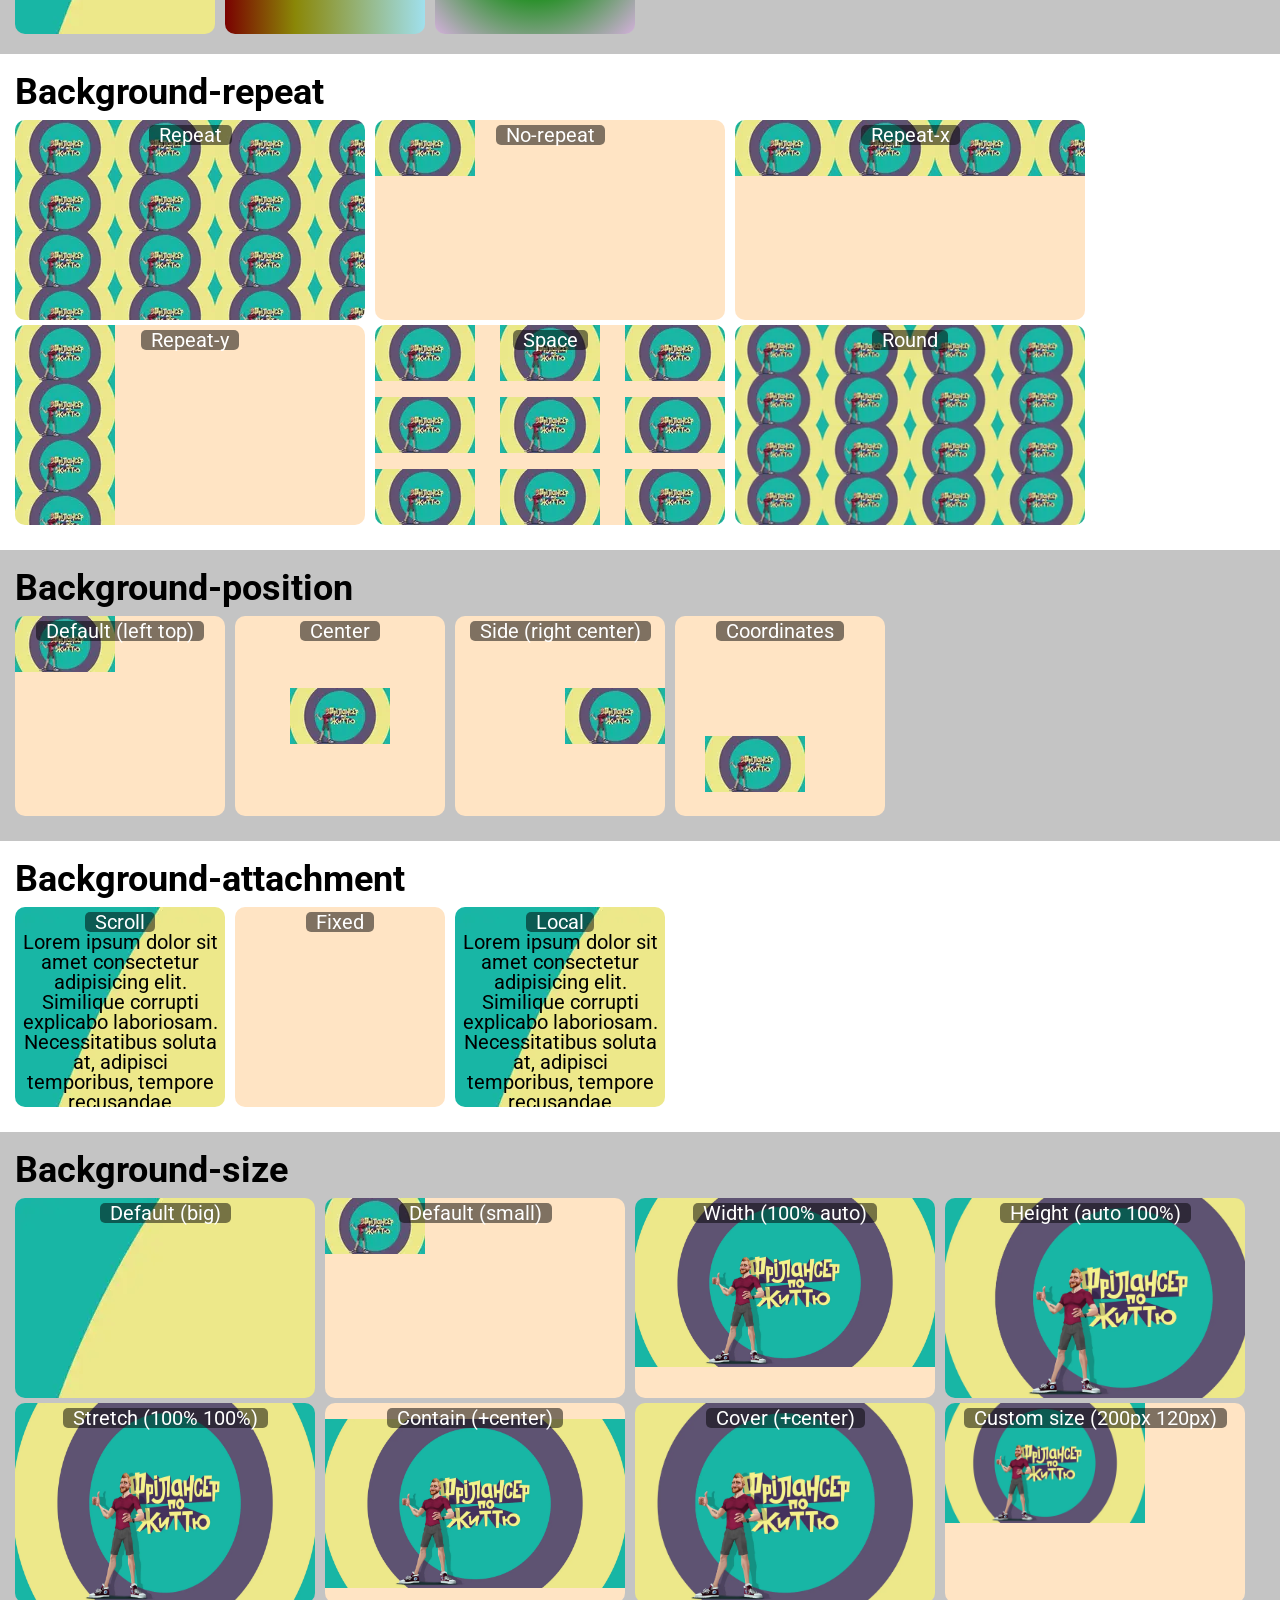
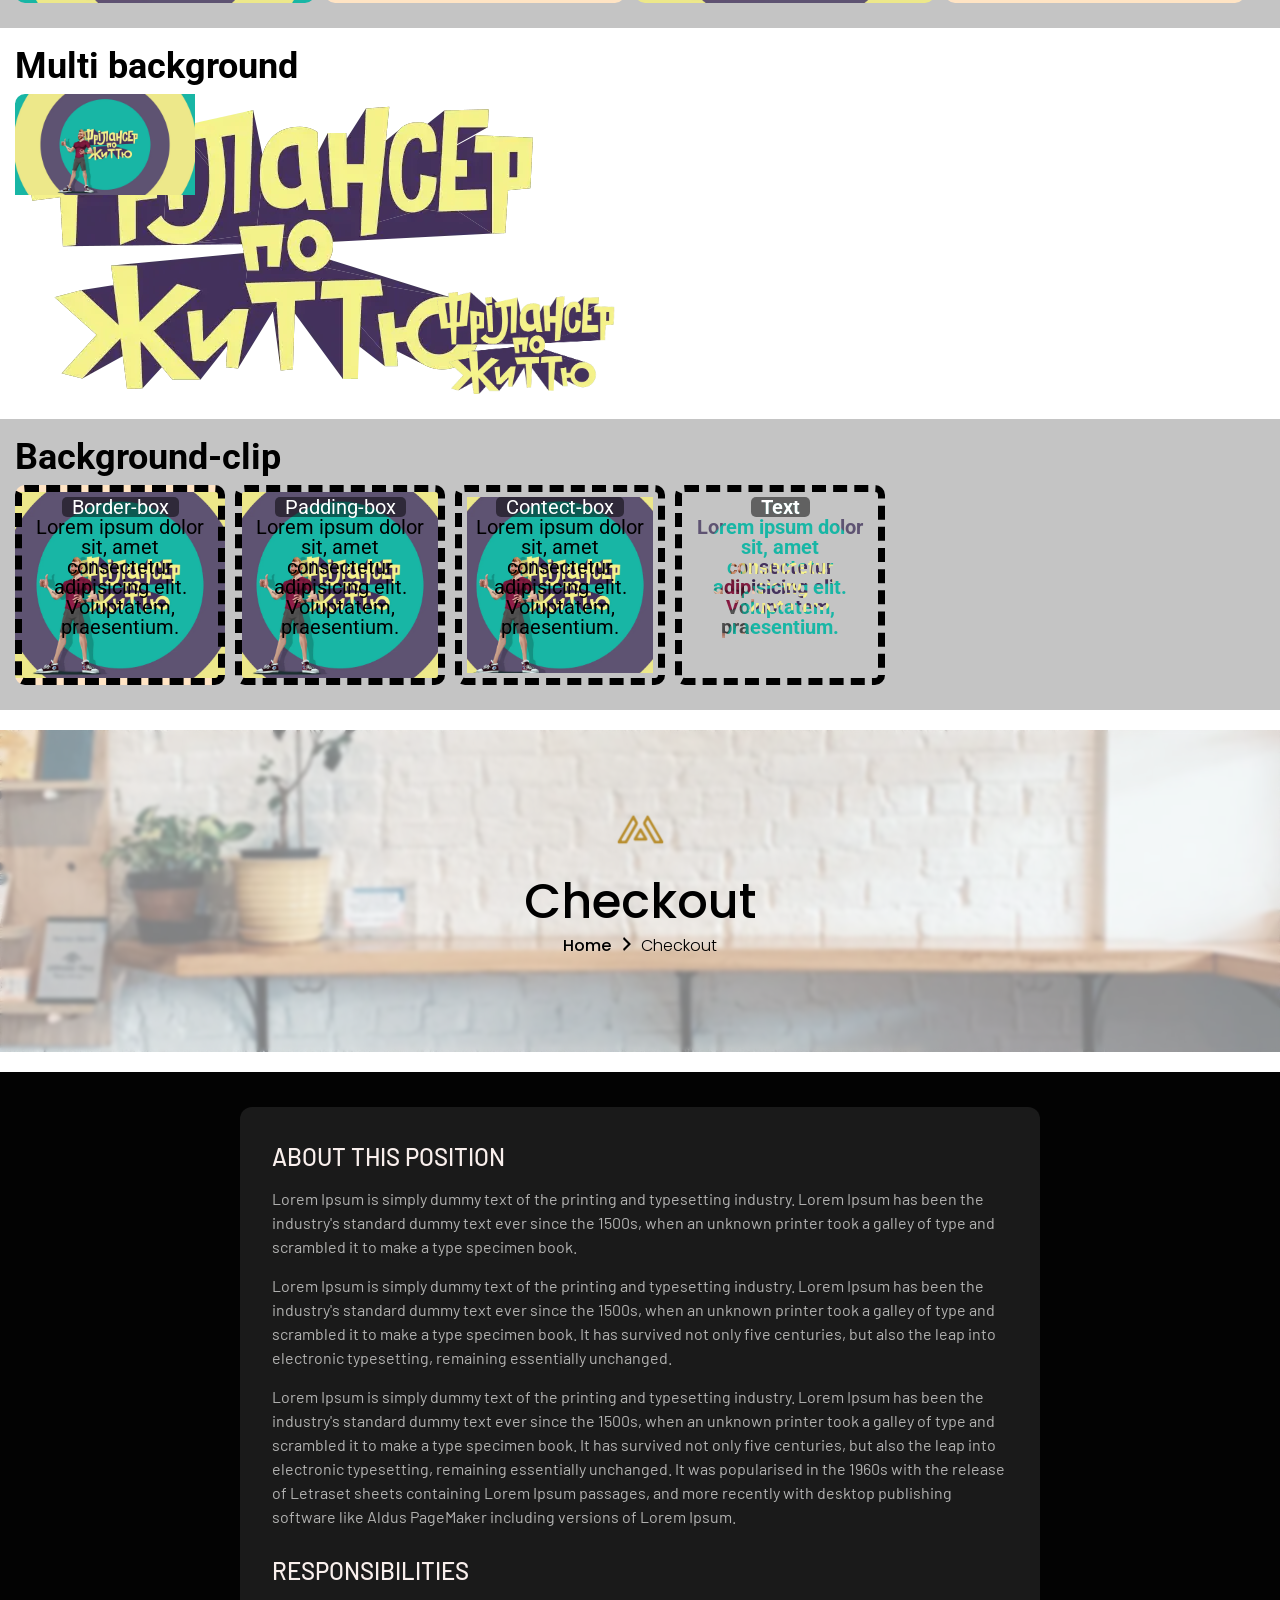
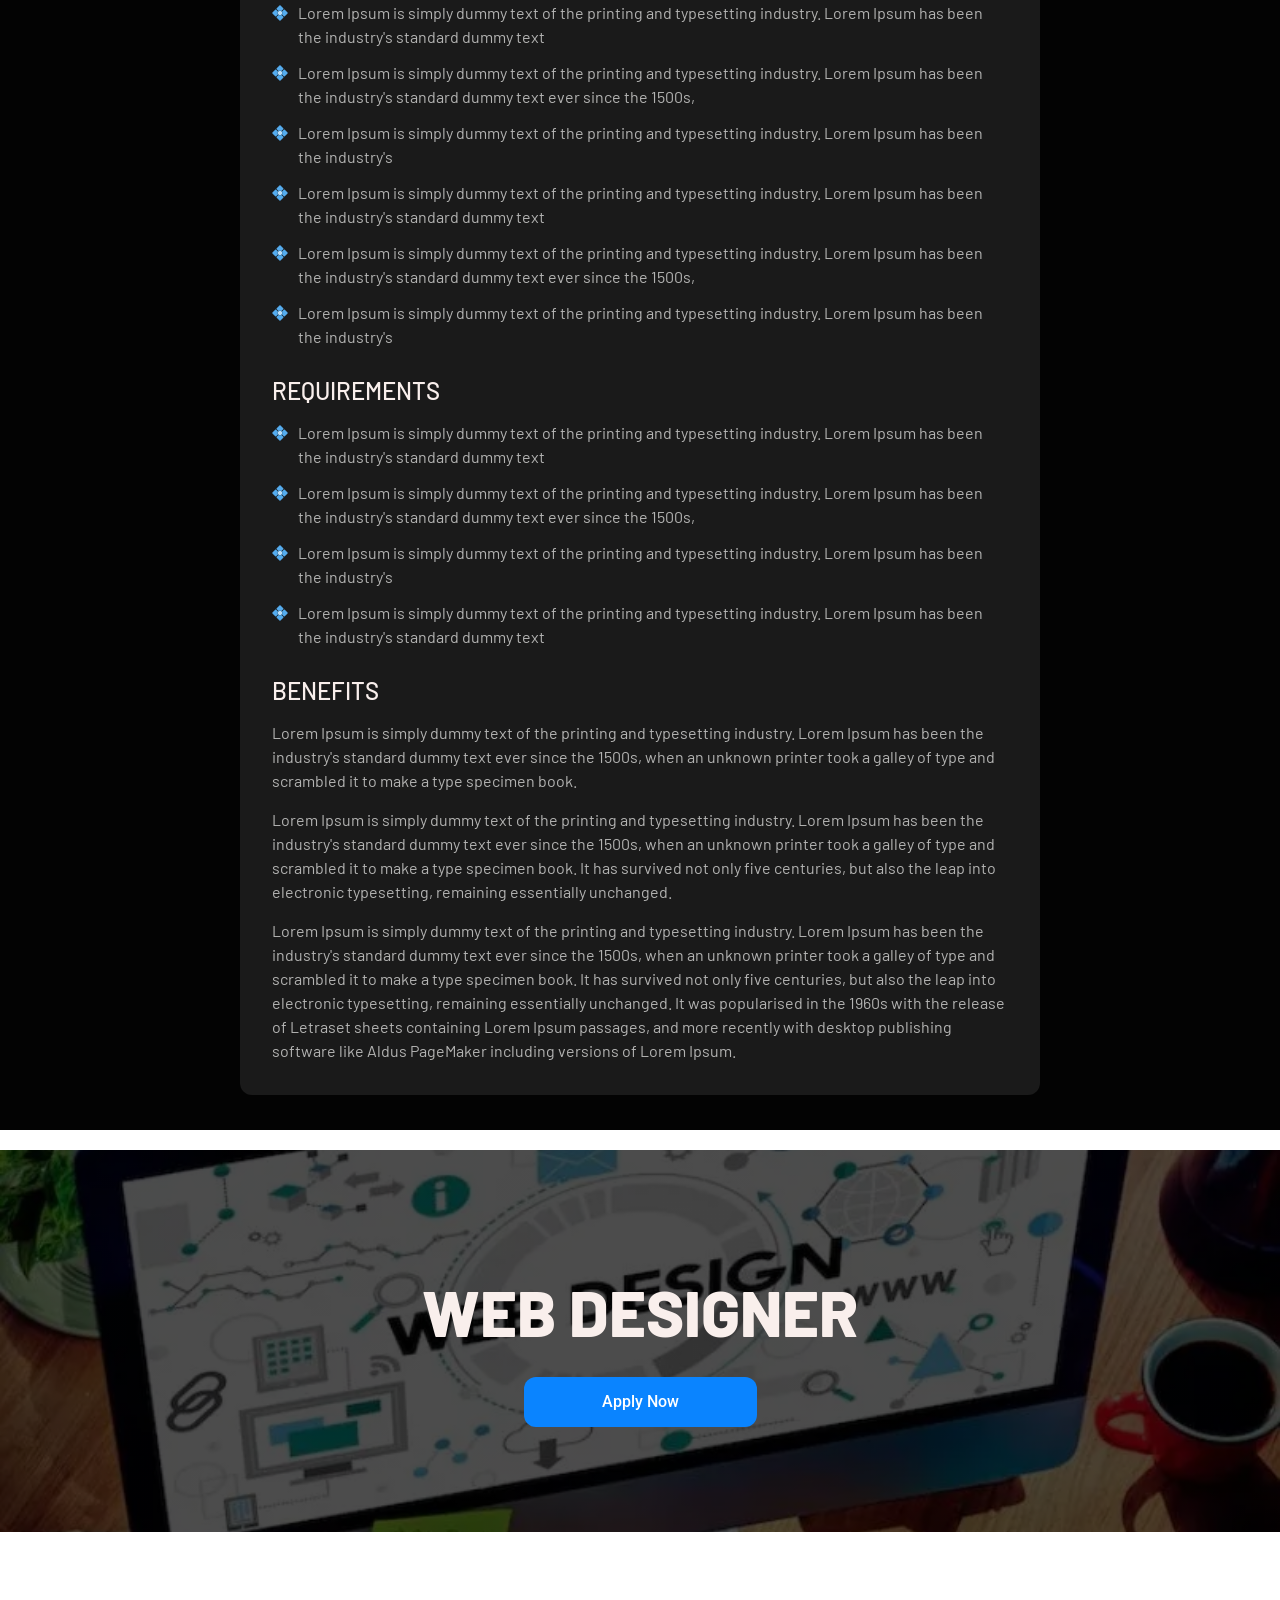
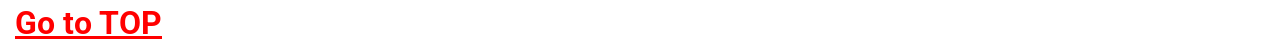
<file: homework_6/index.html>
<!DOCTYPE html>
<html lang="en">
<head>
	<meta charset="UTF-8">
	<meta name="viewport" content="width=device-width, initial-scale=1.0">
	<link rel="preconnect" href="https://fonts.googleapis.com">
	<link rel="preconnect" href="https://fonts.gstatic.com" crossorigin>
	<link href="https://fonts.googleapis.com/css2?family=Roboto:ital,wght@0,100;0,200;0,300;0,400;0,500;0,600;0,700;0,800;0,900;1,400&display=swap" rel="stylesheet">
	<link href="https://fonts.googleapis.com/css2?family=Poppins:wght@300;500;600;700&display=swap" rel="stylesheet">
	<link href="https://fonts.googleapis.com/css2?family=Barlow:wght@400;500;800&display=swap" rel="stylesheet">
	<link rel="stylesheet" href="css/reset.css">
	<link rel="stylesheet" href="css/style.css">
	<title>Homework 6</title>
</head>
<body>
	<header id="top" class="header">
		<div class="header__container">
			<h1 class="header__main-title main-title">Властивості оформлення блоків</h1>
		</div>
	</header>
	<main class="page">
		<div class="page__vis-op vis-op">
			<div class="vis-op__container">
				<h2 class="vis-op__title title">Visibility / Opacity</h2>
				<div class="vis-op__item">
					<h3 class="vis-op__title">Opacity: 0.5</h3>
					<div class="vis-op__op-half">Lorem ipsum dolor sit amet <a href="#">consectetur adipisicing elit</a>. Veritatis libero, repellat alias rerum asperiores accusamus.</div>
					<div class="vis-op__next-block">Next block</div>
				</div>
				<div class="vis-op__item">
					<h3 class="vis-op__title">Opacity: 0</h3>
					<div class="vis-op__op-full">Lorem ipsum dolor sit amet <a href="#">consectetur adipisicing elit</a>. Veritatis libero, repellat alias rerum asperiores accusamus.</div>
					<div class="vis-op__next-block">Next block</div>
				</div>
				<div class="vis-op__item">
					<h3 class="vis-op__title">Visibility: hidden</h3>
					<div class="vis-op__vis-hidden">Lorem ipsum dolor sit amet <a href="#">consectetur adipisicing elit</a>. Veritatis libero, repellat alias rerum asperiores accusamus.</div>
					<div class="vis-op__next-block">Next block</div>
				</div>
				<div class="vis-op__item">
					<h3 class="vis-op__title">Display: none</h3>
					<div class="vis-op__display-none">Lorem ipsum dolor sit amet <a href="#">consectetur adipisicing elit</a>. Veritatis libero, repellat alias rerum asperiores accusamus.</div>
					<div class="vis-op__next-block">Next block</div>
				</div>
			</div>
		</div>
		<div class="page__border border">
			<div class="border__container">
				<h2 class="border__title title">Border</h2>
				<div class="border__item">
					<div class="border__solid">Solid</div>
				</div>
				<div class="border__item">
					<div class="border__dashed">Dashed</div>
				</div>
				<div class="border__item">
					<div class="border__dotted">Dotted</div>
				</div>
				<div class="border__item">
					<div class="border__double">Double</div>
				</div>
			</div>
		</div>
		<div class="page__outline outline">
			<div class="outline__container">
				<h2 class="outline__title title">Outline (press TAB)</h2>
				<div class="outline__item">
					<a href="#" class="outline__link">LINK</a>
				</div>
				<div class="outline__item">
					<a href="#" class="outline__link outline__link--dashed">LINK</a>
				</div>
				<div class="outline__item">
					<a href="#" class="outline__link outline__link--dotted">LINK</a>
				</div>
				<div class="outline__item">
					<a href="#" class="outline__link outline__link--double">LINK</a>
				</div>
			</div>
		</div>
		<div class="page__radius radius">
			<div class="radius__container">
				<h2 class="radius__title title">Border radius</h2>
				<div class="radius__item radius__item--full">
					<div class="radius__full">Regular radius</div>
				</div>
				<div class="radius__item radius__item--custom">
					<div class="radius__custom">Custom radius</div>
				</div>
				<div class="radius__item radius__item--circle">
					<div class="radius__circle">Circle</div>
				</div>
			</div>
		</div>
		<div class="page__box-shadow box-shadow">
			<div class="box-shadow__container">
				<h2 class="box-shadow__title title">Box shadow</h2>
				<div class="box-shadow__item box-shadow__item--outer-shadow">Outer</div>
				<div class="box-shadow__item box-shadow__item--inner-shadow">Inner</div>
				<div class="box-shadow__item box-shadow__item--multi-shadow">Multi</div>
			</div>
		</div>
		<div class="page__color color">
			<div class="color__container">
				<h2 class="color__title title">Background-color</h2>
				<div class="color__item">
					<div class="color__regular"><span>Color</span></div>
				</div>
				<div class="color__item">
					<div class="color__rgba"><span>RGBA</span></div>
				</div>
			</div>
		</div>
		<div class="page__image image">
			<div class="image__container">
				<h2 class="image__title title">Background-image</h2>
				<div class="image__item">
					<div class="image__pic"><span>Image</span></div>
				</div>
				<div class="image__item">
					<div class="image__gradient"><span>Gradient</span></div>
				</div>
				<div class="image__item">
					<div class="image__radial-gradient"><span>Radial gradient</span></div>
				</div>
			</div>
		</div>
		<div class="page__repeat repeat">
			<div class="repeat__container">
				<h2 class="repeat__title title">Background-repeat</h2>
				<div class="repeat__item">
					<div class="repeat__full"><span>Repeat</span></div>
				</div>
				<div class="repeat__item">
					<div class="repeat__no"><span>No-repeat</span></div>
				</div>
				<div class="repeat__item">
					<div class="repeat__x"><span>Repeat-x</span></div>
				</div>
				<div class="repeat__item">
					<div class="repeat__y"><span>Repeat-y</span></div>
				</div>
				<div class="repeat__item">
					<div class="repeat__space"><span>Space</span></div>
				</div>
				<div class="repeat__item">
					<div class="repeat__round"><span>Round</span></div>
				</div>
			</div>
		</div>
		<div class="page__pos pos">
			<div class="pos__container">
				<h2 class="pos__title title">Background-position</h2>
				<div class="pos__item">
					<div class="pos__start"><span>Default (left top)</span></div>
				</div>
				<div class="pos__item">
					<div class="pos__center"><span>Center</span></div>
				</div>
				<div class="pos__item">
					<div class="pos__side"><span>Side (right center)</span></div>
				</div>
				<div class="pos__item">
					<div class="pos__coord"><span>Coordinates</span></div>
				</div>
			</div>
		</div>
		<div class="page__att att">
			<div class="att__container">
				<h2 class="att__title title">Background-attachment</h2>
				<div class="att__item">
					<div class="att__scroll"><span>Scroll</span><br>Lorem ipsum dolor sit amet consectetur adipisicing elit. Similique corrupti explicabo laboriosam. Necessitatibus soluta at, adipisci temporibus, tempore recusandae voluptatem pariatur ipsum distinctio hic voluptatibus assumenda consequatur atque facilis quam. Soluta eaque sed dolorem blanditiis mollitia dignissimos rerum eveniet quam earum, perferendis placeat temporibus unde iusto similique. Error nihil, quidem aperiam aliquam non eius accusamus adipisci dolores deserunt pariatur. Ab laboriosam tempora natus a explicabo deserunt, asperiores, voluptate quis assumenda labore, doloremque ut nesciunt ipsum. In magnam quaerat libero. Dolorum!</div>
				</div>
				<div class="att__item">
					<div class="att__fixed"><span>Fixed</span></div>
				</div>
				<div class="att__item">
					<div class="att__local"><span>Local</span><br>Lorem ipsum dolor sit amet consectetur adipisicing elit. Similique corrupti explicabo laboriosam. Necessitatibus soluta at, adipisci temporibus, tempore recusandae voluptatem pariatur ipsum distinctio hic voluptatibus assumenda consequatur atque facilis quam. Soluta eaque sed dolorem blanditiis mollitia dignissimos rerum eveniet quam earum, perferendis placeat temporibus unde iusto similique. Error nihil, quidem aperiam aliquam non eius accusamus adipisci dolores deserunt pariatur. Ab laboriosam tempora natus a explicabo deserunt, asperiores, voluptate quis assumenda labore, doloremque ut nesciunt ipsum. In magnam quaerat libero. Dolorum!</div>
				</div>
			</div>
		</div>
		<div class="page__size size">
			<div class="size__container">
				<h2 class="size__title title">Background-size</h2>
				<div class="size__item">
					<div class="size__default-big"><span>Default (big)</span></div>
				</div>
				<div class="size__item">
					<div class="size__default-small"><span>Default (small)</span></div>
				</div>
				<div class="size__item">
					<div class="size__width"><span>Width (100% auto)</span></div>
				</div>
				<div class="size__item">
					<div class="size__height"><span>Height (auto 100%)</span></div>
				</div>
				<div class="size__item">
					<div class="size__stretch"><span>Stretch (100% 100%)</span></div>
				</div>
				<div class="size__item">
					<div class="size__contain"><span>Contain (+center)</span></div>
				</div>
				<div class="size__item">
					<div class="size__cover"><span>Cover (+center)</span></div>
				</div>
				<div class="size__item">
					<div class="size__custom"><span>Custom size (200px 120px)</span></div>
				</div>
			</div>
		</div>
		<div class="page__multi multi">
			<div class="multi__container">
				<h2 class="multi__title title">Multi background</h2>
				<div class="multi__item"></div>
			</div>
		</div>
		<div class="page__clip clip">
			<div class="clip__container">
				<h2 class="clip__title title">Background-clip</h2>
				<div class="clip__item">
					<div class="clip__border"><span>Border-box</span> <br>Lorem ipsum dolor sit, amet consectetur adipisicing elit. Voluptatem, praesentium.</div>
				</div>
				<div class="clip__item">
					<div class="clip__padding"><span>Padding-box</span> <br>Lorem ipsum dolor sit, amet consectetur adipisicing elit. Voluptatem, praesentium.</div>
				</div>
				<div class="clip__item">
					<div class="clip__content"><span>Contect-box</span> <br>Lorem ipsum dolor sit, amet consectetur adipisicing elit. Voluptatem, praesentium.</div>
				</div>
				<div class="clip__item">
					<div class="clip__text"><span>Text</span> <br>Lorem ipsum dolor sit, amet consectetur adipisicing elit. Voluptatem, praesentium.</div>
				</div>
			</div>
		</div>
		<div class="page__homework homework">
			<div id="furniro" class="homework__furniro furniro">
				<div class="furniro__content">
					<div class="furniro__logo">
						<img src="img/furniro/logo.svg" alt="Logo">
					</div>
					<h2 class="furniro__head-title">Checkout</h2>
					<nav class="furniro__breadcrumbs breadcrumbs">
						<a href="#furniro" class="breadcrumbs__home">Home</a>
						<a href="#furniro" class="breadcrumbs__checkout">Checkout</a>
					</nav>
				</div>
			</div>
			<div class="homework__catalyst1 catalyst1">
				<div class="catalyst1__content">
					<h2 class="catalyst1__label">About this position</h2>
					<div class="catalyst1__text">
						<p>Lorem Ipsum is simply dummy text of the printing and typesetting industry. Lorem Ipsum has been the industry's standard dummy text ever since the 1500s, when an unknown printer took a galley of type and scrambled it to make a type specimen book.</p>
						<p>Lorem Ipsum is simply dummy text of the printing and typesetting industry. Lorem Ipsum has been the industry's standard dummy text ever since the 1500s, when an unknown printer took a galley of type and scrambled it to make a type specimen book. It has survived not only five centuries, but also the leap into electronic typesetting, remaining essentially unchanged.</p>
						<p>Lorem Ipsum is simply dummy text of the printing and typesetting industry. Lorem Ipsum has been the industry's standard dummy text ever since the 1500s, when an unknown printer took a galley of type and scrambled it to make a type specimen book. It has survived not only five centuries, but also the leap into electronic typesetting, remaining essentially unchanged. It was popularised in the 1960s with the release of Letraset sheets containing Lorem Ipsum passages, and more recently with desktop publishing software like Aldus PageMaker including versions of Lorem Ipsum.</p>
					</div>
					<h2 class="catalyst1__label">Responsibilities</h2>
					<ul class="catalyst1__list">
						<li class="catalyst1__item">Lorem Ipsum is simply dummy text of the printing and typesetting industry. Lorem Ipsum has been the industry's standard dummy text</li>
						<li class="catalyst1__item">Lorem Ipsum is simply dummy text of the printing and typesetting industry. Lorem Ipsum has been the industry's standard dummy text ever since the 1500s,</li>
						<li class="catalyst1__item">Lorem Ipsum is simply dummy text of the printing and typesetting industry. Lorem Ipsum has been the industry's</li>
						<li class="catalyst1__item">Lorem Ipsum is simply dummy text of the printing and typesetting industry. Lorem Ipsum has been the industry's standard dummy text</li>
						<li class="catalyst1__item">Lorem Ipsum is simply dummy text of the printing and typesetting industry. Lorem Ipsum has been the industry's standard dummy text ever since the 1500s,</li>
						<li class="catalyst1__item">Lorem Ipsum is simply dummy text of the printing and typesetting industry. Lorem Ipsum has been the industry's</li>
					</ul>
					<h2 class="catalyst1__label">Requirements</h2>
					<ul class="catalyst1__list">
						<li class="catalyst1__item">Lorem Ipsum is simply dummy text of the printing and typesetting industry. Lorem Ipsum has been the industry's standard dummy text</li>
						<li class="catalyst1__item">Lorem Ipsum is simply dummy text of the printing and typesetting industry. Lorem Ipsum has been the industry's standard dummy text ever since the 1500s,</li>
						<li class="catalyst1__item">Lorem Ipsum is simply dummy text of the printing and typesetting industry. Lorem Ipsum has been the industry's</li>
						<li class="catalyst1__item">Lorem Ipsum is simply dummy text of the printing and typesetting industry. Lorem Ipsum has been the industry's standard dummy text</li>
					</ul>
					<h2 class="catalyst1__label">Benefits</h2>
					<div class="catalyst1__text">
						<p>Lorem Ipsum is simply dummy text of the printing and typesetting industry. Lorem Ipsum has been the industry's standard dummy text ever since the 1500s, when an unknown printer took a galley of type and scrambled it to make a type specimen book.</p>
						<p>Lorem Ipsum is simply dummy text of the printing and typesetting industry. Lorem Ipsum has been the industry's standard dummy text ever since the 1500s, when an unknown printer took a galley of type and scrambled it to make a type specimen book. It has survived not only five centuries, but also the leap into electronic typesetting, remaining essentially unchanged.</p>
						<p>Lorem Ipsum is simply dummy text of the printing and typesetting industry. Lorem Ipsum has been the industry's standard dummy text ever since the 1500s, when an unknown printer took a galley of type and scrambled it to make a type specimen book. It has survived not only five centuries, but also the leap into electronic typesetting, remaining essentially unchanged. It was popularised in the 1960s with the release of Letraset sheets containing Lorem Ipsum passages, and more recently with desktop publishing software like Aldus PageMaker including versions of Lorem Ipsum.</p>
					</div>
				</div>
			</div>
			<div class="page__catalyst2 catalyst2">
				<div id="catalyst2" class="catalyst2__content">
					<h2 class="catalyst2__head-title">Web Designer</h2>
					<a href="#catalyst2" class="catalyst2__button">Apply Now</a>
				</div>
			</div>
		</div>
	</main>
	<footer class="footer">
		<div class="footer__container">
			<h2 class="footer__button"><a href="#top">Go to TOP</a></h2>
		</div>
	</footer>
</body>
</html>
</file>
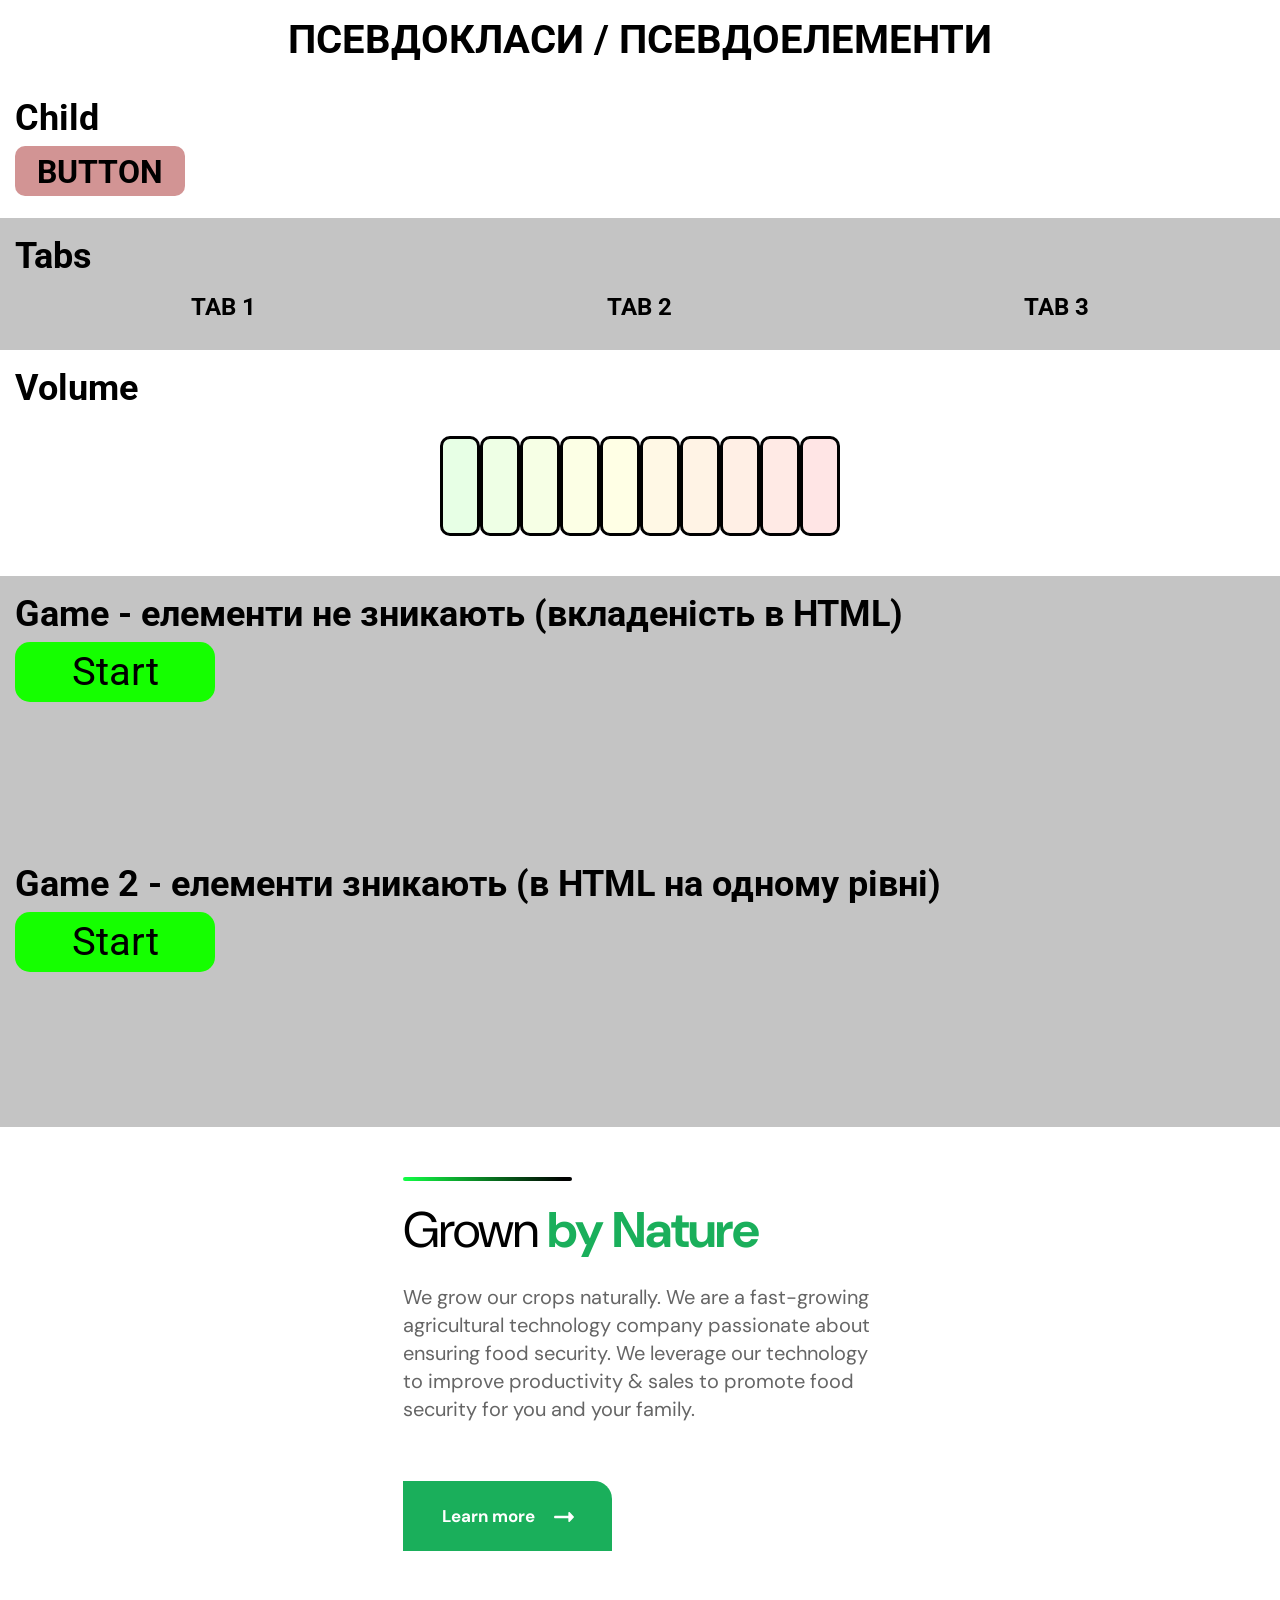
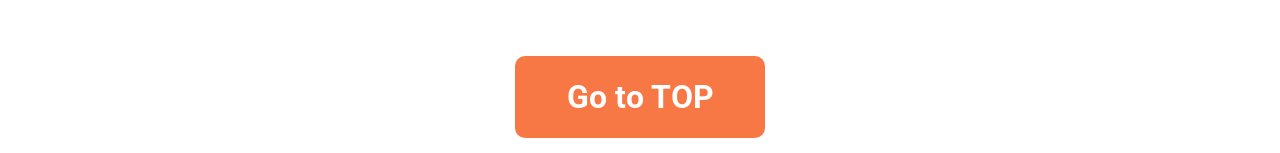
<file: homework_7/index.html>
<!DOCTYPE html>
<html lang="en">
<head>
	<meta charset="UTF-8">
	<meta name="viewport" content="width=device-width, initial-scale=1.0">
	<link rel="preconnect" href="https://fonts.googleapis.com">
	<link rel="preconnect" href="https://fonts.gstatic.com" crossorigin>
	<link href="https://fonts.googleapis.com/css2?family=Roboto:ital,wght@0,100;0,200;0,300;0,400;0,500;0,600;0,700;0,800;0,900;1,400&display=swap" rel="stylesheet">
	<link href="https://fonts.googleapis.com/css2?family=DM%20Sans:wght@400;700&display=swap" rel="stylesheet">
	<link rel="stylesheet" href="css/reset.css">
	<link rel="stylesheet" href="css/style.css">
	<title>Homework 7</title>
</head>
<body>
	<header id="top" class="header">
		<div class="header__container">
			<h1 class="header__main-title main-title">Псевдокласи / Псевдоелементи</h1>
		</div>
	</header>
	<main class="page">
		<div id="child" class="page__child child">
			<div class="child__container">
				<h2 class="child__title title">Child</h2>
				<div class="child__button">
					<a href="#child" class="child__link">Button</a>
				</div>
				<div class="child__item item-child child__item--first">
					<div class="item-child__label">First / last</div>
					<div class="item-child__block">
						<ul class="item-child__list">
							<li class="item-child__line">First child</li>
							<li class="item-child__line">Child</li>
							<li class="item-child__line">Child</li>
							<li class="item-child__line">Child</li>
							<li class="item-child__line">Last child</li>
						</ul>
					</div>
				</div>
				<div class="child__item item-child child__item--second">
					<div class="item-child__label">Nth-child</div>
					<div class="item-child__block">
						<ul class="item-child__list">
							<li class="item-child__line">Odd</li>
							<li class="item-child__line">Even</li>
							<li class="item-child__line">3n</li>
							<li class="item-child__line">Even</li>
							<li class="item-child__line">Odd</li>
						</ul>
					</div>
				</div>
			</div>
		</div>
		<div class="page__tabs tabs">
			<div class="tabs__container">
				<h2 class="tabs__title title">Tabs</h2>
				<div class="tabs__body">
					<div id="tab1" class="tabs__item">
						<img src="img/logo.webp" alt="Image">
						<p>1 Lorem ipsum dolor sit amet consectetur adipisicing elit. Dicta quibusdam quae qui ipsum eius maiores beatae harum laboriosam quia maxime nostrum tempore consequuntur unde, expedita, sunt ullam vero iure voluptates, amet impedit! Quo veritatis officia suscipit assumenda facilis vel, quis saepe dolore, numquam, ullam nihil? Molestias laborum asperiores placeat commodi!</p>
					</div>
					<div id="tab2" class="tabs__item">
						<img src="img/logo.webp" alt="Image">
						<p>2 Lorem ipsum dolor sit amet consectetur adipisicing elit. Dicta quibusdam quae qui ipsum eius maiores beatae harum laboriosam quia maxime nostrum tempore consequuntur unde, expedita, sunt ullam vero iure voluptates, amet impedit! Quo veritatis officia suscipit assumenda facilis vel, quis saepe dolore, numquam, ullam nihil? Molestias laborum asperiores placeat commodi!</p>
					</div>
					<div id="tab3" class="tabs__item">
						<img src="img/logo.webp" alt="Image">
						<p>3 Lorem ipsum dolor sit amet consectetur adipisicing elit. Dicta quibusdam quae qui ipsum eius maiores beatae harum laboriosam quia maxime nostrum tempore consequuntur unde, expedita, sunt ullam vero iure voluptates, amet impedit! Quo veritatis officia suscipit assumenda facilis vel, quis saepe dolore, numquam, ullam nihil? Molestias laborum asperiores placeat commodi!</p>
					</div>
				</div>
				<ul class="tabs__menu">
					<li><a href="#tab1">Tab 1</a></li>
					<li><a href="#tab2">Tab 2</a></li>
					<li><a href="#tab3">Tab 3</a></li>
				</ul>
			</div>
		</div>
		<div class="page__volume volume">
			<div class="volume__container">
				<h2 class="volume__title title">Volume</h2>
				<div class="volume__box">
					<div class="volume__item"><span></span></div>
					<div class="volume__item"><span></span></div>
					<div class="volume__item"><span></span></div>
					<div class="volume__item"><span></span></div>
					<div class="volume__item"><span></span></div>
					<div class="volume__item"><span></span></div>
					<div class="volume__item"><span></span></div>
					<div class="volume__item"><span></span></div>
					<div class="volume__item"><span></span></div>
					<div class="volume__item"><span></span></div>
				</div>
			</div>
		</div>
		<div class="page__game game">
			<div class="game__container">
				<h2 class="game__title title">Game - елементи не зникають (вкладеність в HTML)</h2>
				<div class="game__body">
					<div class="game__start">Start</div>
					<div class="game__line1">
						<div class="game__point1">
							<div class="game__line2">
								<div class="game__point2">
									<div class="game__line3">
										<div class="game__point3">
											<div class="game__finish">Finish</div>
										</div>
									</div>
								</div>
							</div>
						</div>
					</div>
				</div>
			</div>
		</div>
		<div class="page__game2 game2">
			<div class="game2__container">
				<h2 class="game2__title title">Game 2 - елементи зникають (в HTML на одному рівні)</h2>
				<div class="game2__body">
					<div class="game2__item">Start</div>
					<div class="game2__item"></div>
					<div class="game2__item"></div>
					<div class="game2__item"></div>
					<div class="game2__item"></div>
					<div class="game2__item"></div>
					<div class="game2__item">Finish</div>
				</div>
			</div>
		</div>
		<div id="homework" class="page__homework homework">
			<h2 class="homework__heading">Grown <span>by Nature</span></h2>
			<div class="homework__text">
				<p>We grow our crops naturally. We are a fast-growing agricultural technology company passionate about ensuring food security. We leverage our technology to improve productivity & sales to promote food security for you and your family.</p>
			</div>
			<a href="#homework" class="homework__button"><span>Learn more</span></a>
		</div>
	</main>
	<footer class="footer">
		<div class="footer__container">
			<a href="#top" class="footer__button">Go to TOP</a>
		</div>
	</footer>
</body>
</html>
</file>
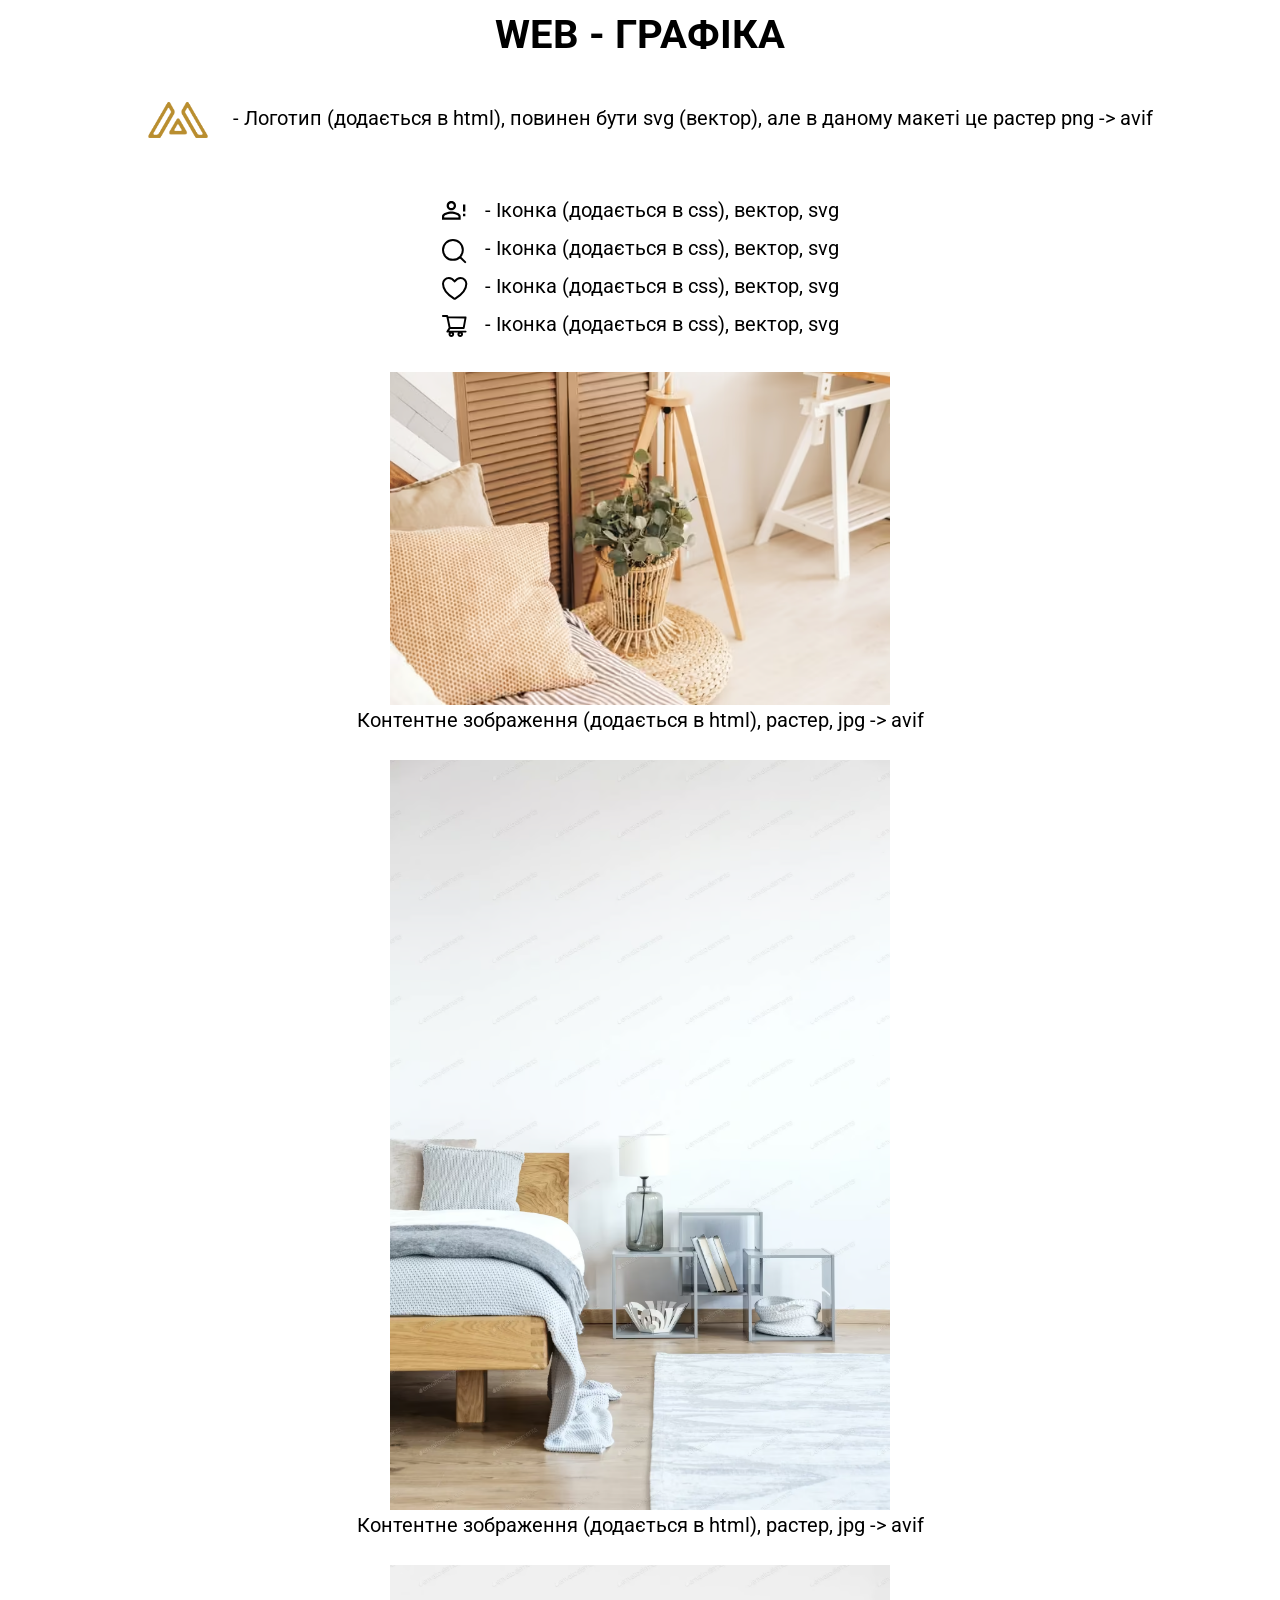
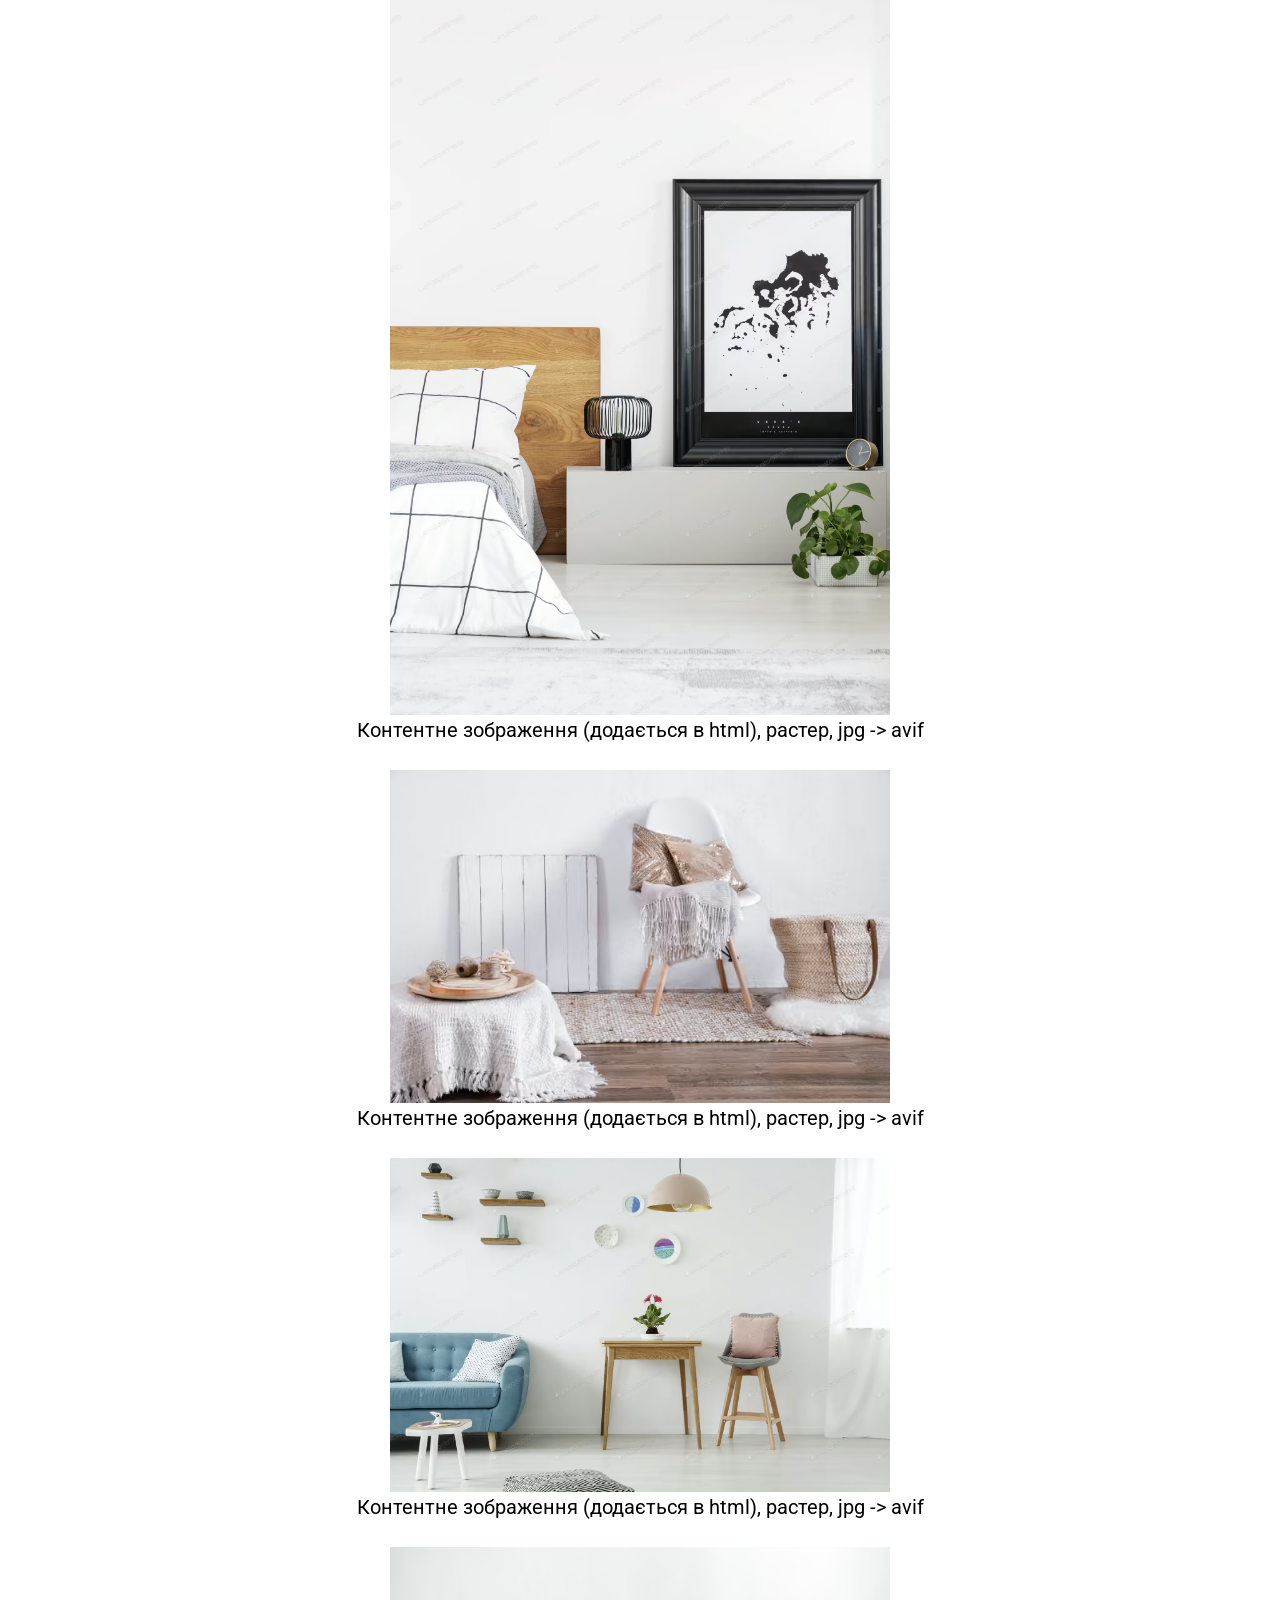
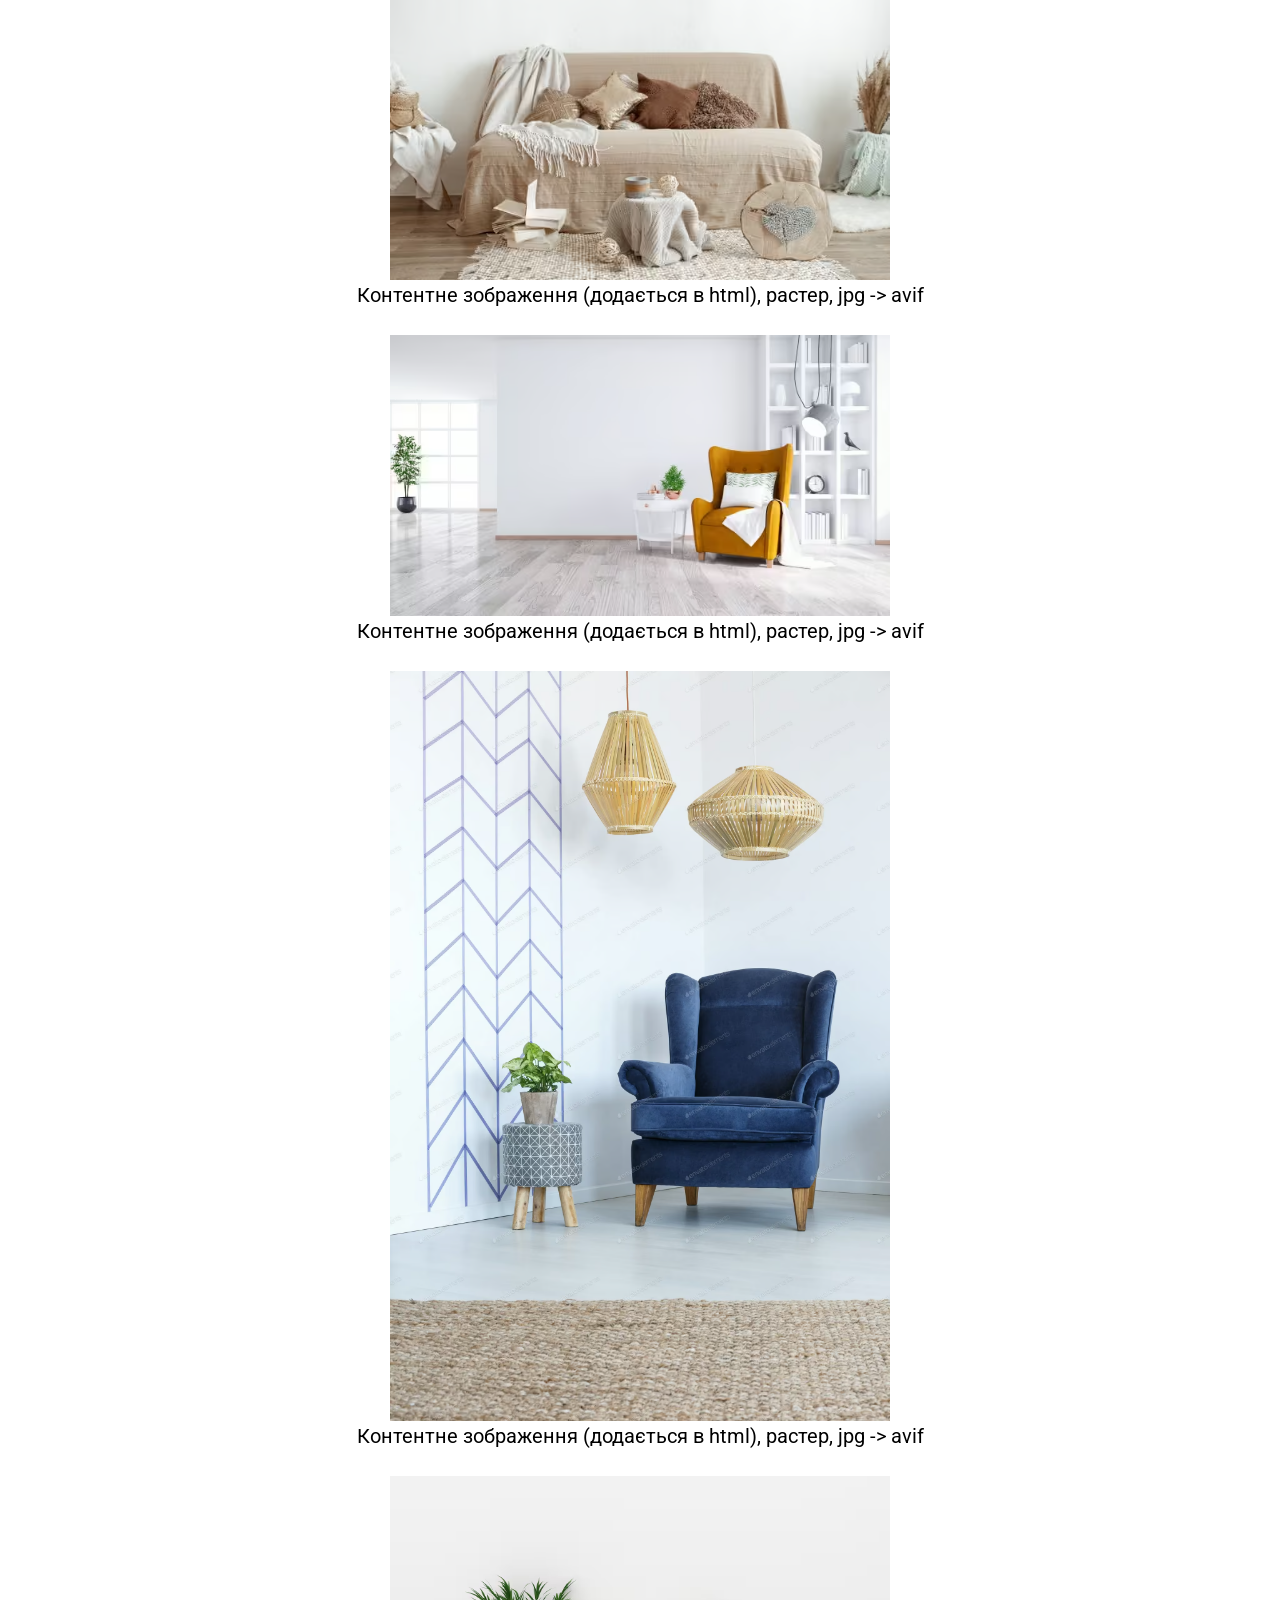
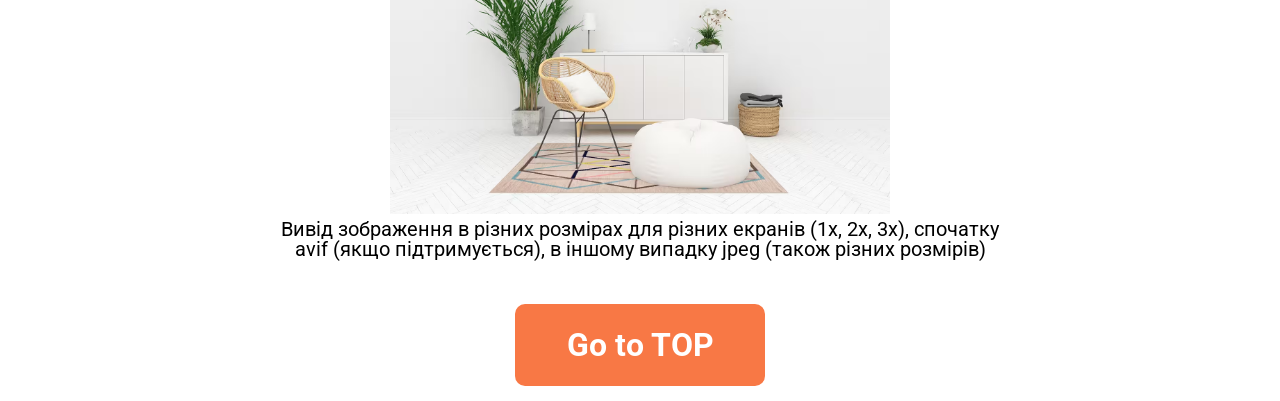
<file: homework_8/index.html>
<!DOCTYPE html>
<html lang="uk">
<head>
	<meta charset="UTF-8">
	<meta name="viewport" content="width=device-width, initial-scale=1.0">
	<link rel="preconnect" href="https://fonts.googleapis.com">
	<link rel="preconnect" href="https://fonts.gstatic.com" crossorigin>
	<link href="https://fonts.googleapis.com/css2?family=Roboto:ital,wght@0,100;0,200;0,300;0,400;0,500;0,600;0,700;0,800;0,900;1,400&display=swap" rel="stylesheet">
	<link rel="stylesheet" href="css/reset.css">
	<link rel="stylesheet" href="css/style.css">
	<title>Homework 8</title>
</head>
<body>
	<header id="top" class="header">
		<div class="header__container">
			<h1 class="header__main-title main-title">WEB - графіка</h1>
		</div>
	</header>
	<main class="page">
		<div class="page__container homework">
			<div class="homework__logo logo">
				<figure class="logo__item">
					<picture class="logo__image">
						<source srcset="img/logo.avif" type="image/avif">
						<img src="img/original/logo.png" alt="Logo">
					</picture>
					<figcaption> - Логотип (додається в html), повинен бути svg (вектор), але в даному макеті це растер png -> avif</figcaption>
				</figure>
			</div>
			<div class="homework__icons icons">
				<ul class="icons__list">
					<li class="icons__item"> - Іконка (додається в css), вектор, svg</li>
					<li class="icons__item"> - Іконка (додається в css), вектор, svg</li>
					<li class="icons__item"> - Іконка (додається в css), вектор, svg</li>
					<li class="icons__item"> - Іконка (додається в css), вектор, svg</li>
				</ul>
			</div>
			<div class="homework__content content">
				<figure class="content__item">
					<picture class="content__image">
						<source srcset="img/bedroom_01.avif" type="image/avif">
						<img src="img/original/bedroom_01.jpg" alt="Спальня">
					</picture>
					<figcaption>Контентне зображення (додається в html), растер, jpg -> avif</figcaption>
				</figure>
				<figure class="content__item">
					<picture class="content__image">
						<source srcset="img/bedroom_02.avif" type="image/avif">
						<img src="img/original/bedroom_02.jpg" alt="Спальня">
					</picture>
					<figcaption>Контентне зображення (додається в html), растер, jpg -> avif</figcaption>
				</figure>
				<figure class="content__item">
					<picture class="content__image">
						<source srcset="img/bedroom_03.avif" type="image/avif">
						<img src="img/original/bedroom_03.jpg" alt="Спальня">
					</picture>
					<figcaption>Контентне зображення (додається в html), растер, jpg -> avif</figcaption>
				</figure>
				<figure class="content__item">
					<picture class="content__image">
						<source srcset="img/dining_01.avif" type="image/avif">
						<img src="img/original/dining_01.jpg" alt="Їдальня">
					</picture>
					<figcaption>Контентне зображення (додається в html), растер, jpg -> avif</figcaption>
				</figure>
				<figure class="content__item">
					<picture class="content__image">
						<source srcset="img/dining_02.avif" type="image/avif">
						<img src="img/original/dining_02.jpg" alt="Їдальня">
					</picture>
					<figcaption>Контентне зображення (додається в html), растер, jpg -> avif</figcaption>
				</figure>
				<figure class="content__item">
					<picture class="content__image">
						<source srcset="img/living_01.avif" type="image/avif">
						<img src="img/original/living_01.jpg" alt="Вітальня">
					</picture>
					<figcaption>Контентне зображення (додається в html), растер, jpg -> avif</figcaption>
				</figure>
				<figure class="content__item">
					<picture class="content__image">
						<source srcset="img/living_02.avif" type="image/avif">
						<img src="img/original/living_02.jpg" alt="Вітальня">
					</picture>
					<figcaption>Контентне зображення (додається в html), растер, jpg -> avif</figcaption>
				</figure>
				<figure class="content__item">
					<picture class="content__image">
						<source srcset="img/living_03.avif" type="image/avif">
						<img src="img/original/living_03.jpg" alt="Вітальня">
					</picture>
					<figcaption>Контентне зображення (додається в html), растер, jpg -> avif</figcaption>
				</figure>
			</div>
			<div class="homework__dpr dpr">
				<figure class="dpr__item">
					<picture class="dpr__image">
						<source srcset="img/hero-image.avif 1x, img/hero-image_2x.avif 2x, img/hero-image_3x.avif 3x" type="image/avif">
						<source srcset="img/original/hero-image.jpg 1x, img/original/hero-image_2x.jpg 2x, img/original/hero-image_3x.jpg 3x" type="image/jpeg">
						<img src="img/original/hero-image.jpg" alt="Вітальня">
					</picture>
					<figcaption>Вивід зображення в різних розмірах для різних екранів (1x, 2x, 3x), спочатку avif (якщо підтримується), в іншому випадку jpeg (також різних розмірів)</figcaption>
				</figure>
			</div>
		</div>
	</main>
	<footer class="footer">
		<div class="footer__container">
			<a href="#top" class="footer__button">Go to TOP</a>
		</div>
	</footer>
</body>
</html>
</file>
<file: homework_11/css/style.css>
body {
	background: #757577 url("../img/road.avif") 60px -400px / 1920px 1080px repeat-x;
}
.wrapper {
	max-width: 1200px;
	padding: 50px 0 0 0;
	margin: 0 auto;
}
.logo {
	margin: 0 auto 20px auto;
	width: 770px;
	display: flex;
	justify-content: space-between;
}
.nissan {
	width: 100px;
	height: 100px;
}
.skyline {
	width: 300px;
	height: 100px;
}
.gt-r {
	width: 100px;
	height: 100px;
}
.nismo {
	width: 250px;
	height: 100px;
}
.car {
	width: 1200px;
	height: 400px;
	position: relative;
}
.front__base {
	width: 400px;
	height: 200px;
	background-color: rgb(34, 31, 240);
	position: absolute;
	bottom: 40px;
	left: 20px;
	border-radius: 100% 0% 100% 0% / 50% 100% 0% 50%;
}
.front__hood1 {
	width: 200px;
	height: 30px;
	background-color: rgb(34, 31, 240);
	position: absolute;
	bottom: 180px;
	left: 50px;
	transform: rotate(-10deg);
	border-radius: 30px;
}
.front__hood2 {
	width: 50px;
	height: 30px;
	background-color: rgb(34, 31, 240);
	position: absolute;
	bottom: 140px;
	left: 15px;
	transform: rotate(-30deg);
	border-radius: 5px;
}
.front__bamper1 {
	width: 50px;
	height: 50px;
	background-color: rgb(34, 31, 240);
	position: absolute;
	bottom: 80px;
	left: 17px;
	transform: rotate(-10deg);
	border-radius: 5px;
}
.front__bamper2 {
	width: 50px;
	height: 50px;
	background-color: rgb(34, 31, 240);
	position: absolute;
	bottom: 40px;
	left: 20px;
	transform: skew(-20deg);
}
.front__air-intake1 {
	width: 25px;
	height: 30px;
	background-color: #000;
	position: absolute;
	bottom: 75px;
	left: 40px;
	border-radius: 73% 27% 91% 9% / 0% 83% 17% 100%;
}
.front__air-intake2 {
	width: 22px;
	height: 18px;
	background-color: #000;
	position: absolute;
	bottom: 50px;
	left: 40px;
	border-radius: 5px;
}
.front__air-intake3 {
	width: 30px;
	height: 60px;
	background-color: #000;
	position: absolute;
	bottom: 65px;
	left: 135px;
	transform: skew(-7deg);
	border-radius: 5px;
	border-radius: 100% 0% 0% 100% / 100% 0% 100% 0%;
}
.front__lights1 {
	width: 60px;
	height: 35px;
	background-color: rgb(179, 243, 237);
	position: absolute;
	bottom: 140px;
	left: 40px;
	border-radius: 100% 0% 100% 0% / 44% 95% 5% 56%;
	transform: skew(-20deg);
	border: 2px solid #000;
	perspective: 60px;
	transition: all 0.3s;
}
.front__lights1:hover {
	box-shadow: 0 0 100px 20px rgb(179, 243, 237);
	border: 2px solid transparent;
	transition: all 0.5s;
}
.front__lights-active {
	opacity: 0;
	visibility: hidden;
	width: 105px;
	height: 60px;
	background: rgb(31, 187, 178);
	background: linear-gradient(90deg, rgba(31, 187, 178, 0.0001) 0%, rgba(107, 228, 237, 1) 35%, rgba(255, 255, 255, 0.8) 100%);
	transform: translatex(-150px) matrix(1.3, 0.3, 0, 0.5, 55, -10) rotatey(70deg);
	transition: all 0.3s;
}
.front__lights1:hover .front__lights-active {
	opacity: 1;
	visibility: visible;
	transition: all 0.6s;
}
.front__lights2 {
	width: 20px;
	height: 20px;
	background-color: rgb(223, 164, 13);
	position: absolute;
	bottom: 110px;
	left: 40px;
	border-radius: 3px;
}
.center__base {
	width: 600px;
	height: 200px;
	background-color: rgb(34, 31, 240);
	position: absolute;
	bottom: 40px;
	left: 30%;
}
.center__top1 {
	width: 262px;
	height: 200px;
	background-color: rgb(34, 31, 240);
	border-radius: 25px;
	position: absolute;
	top: 13.3%;
	left: 44.3%;
}
.center__top2 {
	width: 300px;
	height: 100px;
	background-color: rgb(34, 31, 240);
	border-radius: 10px;
	position: absolute;
	top: 27.7%;
	left: 61.4%;
	transform: rotate(25deg);
}
.center__top3 {
	width: 300px;
	height: 100px;
	background-color: rgb(34, 31, 240);
	border-radius: 10px;
	position: absolute;
	top: 30%;
	left: 24.8%;
	transform: rotate(-30deg);
}
.center__front-window {
	width: 25px;
	height: 95px;
	background-color: rgb(2, 1, 59);
	position: absolute;
	top: 15%;
	left: 38.1%;
	border: 2px solid #000;
	border-right: 4px solid #000;
	border-left: none;
	transform: skew(-60deg);
}
.center__side-window1 {
	width: 120px;
	height: 95px;
	background-color: rgb(2, 1, 59);
	position: absolute;
	top: 15%;
	left: 44%;
	transform: skew(-53deg);
	border: 2px solid #000;
	border-left: 4px solid #000;
}
.center__side-window2 {
	width: 160px;
	height: 95px;
	background-color: rgb(2, 1, 59);
	position: absolute;
	top: 15%;
	left: 54%;
	transform: skew(50deg);
	border: 2px solid #000;
	border-left: none;
	border-right: 4px solid #000;
}
.center__side-window3 {
	width: 120px;
	height: 55px;
	background-color: rgb(2, 1, 59);
	position: absolute;
	top: 25%;
	left: 48.5%;
	border-bottom: 2px solid #000;
}
.center__side-window4 {
	width: 20px;
	height: 95px;
	background-color: rgb(34, 31, 240);
	position: absolute;
	top: 15%;
	left: 59%;
	border-right: 2px solid #000;
	border-left: 2px solid #000;
	transform: skew(10deg);
}
.center__rear-window1 {
	width: 25px;
	height: 75px;
	background-color: rgb(2, 1, 59);
	position: absolute;
	top: 15%;
	left: 70.3%;
	transform: skew(65deg);
	border: 2px solid #000;
	border-left: none;
	border-right: none;
	z-index: 1;
}
.center__rear-window2 {
	width: 20px;
	height: 75px;
	background-color: rgb(2, 1, 59);
	position: absolute;
	top: 15%;
	left: 69.5%;
	transform: skew(62deg);
	border: 2px solid #000;
	border-left: 4px solid #000;
	border-right: none;
	z-index: 1;
}
.center__mirror1 {
	width: 50px;
	height: 25px;
	background-color: rgb(34, 31, 240);
	position: absolute;
	z-index: 21;
	top: 125px;
	left: 495px;
	border-radius: 80px 50px 80px 30px;
	transform: rotate(-5deg);
	border: 2px solid #000;
	border-left: none;
	border-bottom: none;
}
.center__mirror2 {
	width: 50px;
	height: 7px;
	background-color: rgb(34, 31, 240);
	position: absolute;
	z-index: 20;
	top: 147px;
	left: 460px;
	border-radius: 80px 50px 80px 30px;
	transform: rotate(-5deg);
	border: 2px solid #000;
	border-left: none;
}
.center__door {
	width: 300px;
	height: 160px;
	background-color: transparent;
	position: absolute;
	z-index: 20;
	top: 154px;
	left: 35.5%;
	border: 2px solid #000;
	border-radius: 30px 30px 80px 30px;
	transform: skew(-10deg);
}
.center__door-lock1 {
	width: 55px;
	height: 18px;
	background-color: rgb(34, 31, 240);
	position: absolute;
	z-index: 20;
	top: 170px;
	left: 660px;
	border: 2px solid #000;
	border-radius: 50px 30px 80px 30px;
}
.center__door-lock2 {
	width: 40px;
	height: 18px;
	background-color: transparent;
	position: absolute;
	z-index: 19;
	top: 175px;
	left: 665px;
	border: 2px solid #000;
	border-radius: 00px 30px 80px 30px;
}
.back__base1 {
	width: 400px;
	height: 220px;
	background-color: rgb(34, 31, 240);
	position: absolute;
	bottom: 40px;
	right: 20px;
	border-radius: 93% 7% 81% 19% / 31% 77% 23% 69%;
}
.back__base2 {
	width: 300px;
	height: 30px;
	background-color: rgb(34, 31, 240);
	position: absolute;
	bottom: 234px;
	right: 40px;
	border-radius: 93% 7% 81% 19% / 31% 77% 23% 69%;
	transform: rotate(2deg);
}
.back__bamper {
	width: 400px;
	height: 70px;
	background-color: rgb(34, 31, 240);
	position: absolute;
	bottom: 100px;
	right: 12px;
	border-radius: 10px;
	transform: rotate(-7deg);
}
.back__rear-lights1 {
	width: 20px;
	height: 65px;
	background-color: rgb(255, 0, 0);
	position: absolute;
	bottom: 190px;
	right: 35px;
	border-radius: 50%;
	transform: rotate(-10deg);
	transition: box-shadow 0.2s;
}
.back__rear-lights1:hover {
	box-shadow: 0px 0px 20px 5px rgb(253, 0, 0);
}
.back__rear-lights2 {
	width: 12px;
	height: 35px;
	background-color: rgb(236, 141, 17);
	position: absolute;
	bottom: 205px;
	right: 38px;
	border-radius: 50%;
	transform: rotate(-10deg);
	transition: box-shadow 0.2s;
}
.back__rear-lights2:hover {
	box-shadow: 0px 0px 10px 5px rgb(236, 141, 17);
}
.back__spoiler1 {
	width: 45px;
	height: 70px;
	background-color: rgb(34, 31, 240);
	position: absolute;
	bottom: 245px;
	right: 65px;
	border-radius: 87% 13% 0% 100% / 100% 0% 100% 0%;
	transform: rotate(10deg);
}
.back__spoiler2 {
	width: 80px;
	height: 25px;
	background-color: rgb(34, 31, 240);
	position: absolute;
	bottom: 285px;
	right: 43px;
	border-radius: 5% 95% 25% 75% / 34% 0% 100% 66%;
	transform: rotate(-5deg);
}
.wheels {
	position: absolute;
	bottom: 0;
	left: 178px;
}
.wheels__rotate {
	position: relative;
	transform-origin: 90px -90px;
	z-index: 1;
}
.wheels:hover .wheels__rotate {
	transform: rotate(-2880deg);
	transition: all 5s;
}
.wheels__disk1 {
	width: 135px;
	height: 135px;
	background-color: rgb(58, 58, 58);
	border-radius: 50%;
	position: absolute;
	bottom: 22px;
	left: 22px;
}
.wheels__disk2 {
	width: 90px;
	height: 90px;
	background-color: rgb(58, 58, 58);
	border-radius: 50%;
	border: 2px solid #000;
	position: absolute;
	z-index: 5;
	bottom: 45px;
	left: 45px;
}
.wheels__tire1 {
	width: 180px;
	height: 180px;
	border: 20px solid rgb(58, 58, 58);
	border-radius: 50%;
	z-index: 7;
	position: absolute;
	bottom: 0px;
	left: 0px;
}
.wheels__tire2 {
	width: 145px;
	height: 145px;
	border: 15px solid rgb(27, 27, 27);
	border-radius: 50%;
	position: absolute;
	z-index: 7;
	bottom: 17.5px;
	left: 17.5px;
}
.wheels__rims-center1 {
	width: 45px;
	height: 45px;
	background-color: rgb(27, 27, 27);
	border: 2px solid #000;
	border-radius: 50%;
	z-index: 10;
	position: absolute;
	bottom: 67.5px;
	left: 67.5px;
}
.wheels__rims-center2 {
	width: 30px;
	height: 30px;
	background-color: rgb(58, 58, 58);
	border: 2px solid #000;
	border-radius: 50%;
	z-index: 10;
	position: absolute;
	bottom: 75px;
	left: 75px;
}
.wheels__rims-star1 {
	width: 150px;
	height: 20px;
	background-color: rgb(19, 19, 19);
	position: absolute;
	z-index: 6;
	bottom: 80px;
	left: 15px;
	border-radius: 50%;
}
.wheels__rims-star2 {
	width: 150px;
	height: 20px;
	background-color: rgb(19, 19, 19);
	position: absolute;
	z-index: 6;
	bottom: 80px;
	left: 15px;
	border-radius: 50%;
	transform: rotate(60deg);
}
.wheels__rims-star3 {
	width: 150px;
	height: 20px;
	background-color: rgb(19, 19, 19);
	position: absolute;
	z-index: 6;
	bottom: 80px;
	left: 15px;
	border-radius: 50%;
	transform: rotate(-60deg);
}
.wheels__arc {
	width: 200px;
	height: 190px;
	border: 4px solid #000;
	border-bottom: none;
	border-left: none;
	border-right: none;
	border-radius: 50% 50% 0 0;
	z-index: 7;
	position: absolute;
	bottom: 0px;
	left: -10px;
}
.wheels__nismo-tire {
	width: 40px;
	height: 12px;
	position: absolute;
	z-index: 10;
	bottom: 85px;
	left: 110px;
}
.wheels__black1 {
	position: absolute;
	width: 190px;
	height: 180px;
	background-color: #000;
	border-radius: 50%;
	left: -5px;
	bottom: 5px;
	z-index: 0;
}
.wheels__black2 {
	position: absolute;
	width: 190px;
	height: 50px;
	background-color: #000;
	bottom: 40px;
	left: -5px;
}
.wheels2 {
	position: absolute;
	bottom: 0;
	right: 360px;
}
.wheels2__rotate {
	position: relative;
	transform-origin: 90px -90px;
	z-index: 1;
}
.wheels2:hover .wheels2__rotate {
	transform: rotate(-2880deg);
	transition: all 5s;
}
.wheels2__disk1 {
	width: 135px;
	height: 135px;
	background-color: rgb(58, 58, 58);
	border-radius: 50%;
	position: absolute;
	bottom: 22px;
	left: 22px;
}
.wheels2__disk2 {
	width: 90px;
	height: 90px;
	background-color: rgb(58, 58, 58);
	border-radius: 50%;
	border: 2px solid #000;
	position: absolute;
	z-index: 5;
	bottom: 45px;
	left: 45px;
}
.wheels2__tire1 {
	width: 180px;
	height: 180px;
	border: 20px solid rgb(58, 58, 58);
	border-radius: 50%;
	z-index: 7;
	position: absolute;
	bottom: 0px;
	left: 0px;
}
.wheels2__tire2 {
	width: 145px;
	height: 145px;
	border: 15px solid rgb(27, 27, 27);
	border-radius: 50%;
	position: absolute;
	z-index: 7;
	bottom: 17.5px;
	left: 17.5px;
}
.wheels2__rims-center1 {
	width: 45px;
	height: 45px;
	background-color: rgb(27, 27, 27);
	border: 2px solid #000;
	border-radius: 50%;
	z-index: 10;
	position: absolute;
	bottom: 67px;
	left: 67px;
}
.wheels2__rims-center2 {
	width: 30px;
	height: 30px;
	background-color: rgb(58, 58, 58);
	border: 2px solid #000;
	border-radius: 50%;
	z-index: 10;
	position: absolute;
	bottom: 75px;
	left: 75px;
}
.wheels2__rims-star1 {
	width: 150px;
	height: 20px;
	background-color: rgb(19, 19, 19);
	position: absolute;
	z-index: 6;
	bottom: 80px;
	left: 15px;
	border-radius: 50%;
}
.wheels2__rims-star2 {
	width: 150px;
	height: 20px;
	background-color: rgb(19, 19, 19);
	position: absolute;
	z-index: 6;
	bottom: 80px;
	left: 15px;
	border-radius: 50%;
	transform: rotate(60deg);
}
.wheels2__rims-star3 {
	width: 150px;
	height: 20px;
	background-color: rgb(19, 19, 19);
	position: absolute;
	z-index: 6;
	bottom: 80px;
	left: 15px;
	border-radius: 50%;
	transform: rotate(-60deg);
}
.wheels2__arc {
	width: 200px;
	height: 190px;
	border: 4px solid #000;
	border-bottom: none;
	border-left: none;
	border-right: none;
	border-radius: 50% 50% 0 0;
	z-index: 7;
	position: absolute;
	bottom: 0px;
	left: -10px;
}
.wheels2__nismo-tire {
	width: 40px;
	height: 12px;
	position: absolute;
	z-index: 100;
	bottom: 85px;
	left: 110px;
}
.wheels2__black1 {
	position: absolute;
	width: 190px;
	height: 180px;
	background-color: #000;
	border-radius: 50%;
	left: -5px;
	bottom: 5px;
	z-index: 0;
}
.wheels2__black2 {
	position: absolute;
	width: 190px;
	height: 50px;
	background-color: #000;
	bottom: 43px;
	left: -5px;
	transform: skewY(-2deg);
}
.front-lines__line1 {
	width: 295px;
	height: 2px;
	background-color: rgb(36, 36, 36);
	position: absolute;
	bottom: 205px;
	left: 90px;
	transform: rotate(-12deg);
	border-radius: 30%;
}
.front-lines__line2 {
	width: 315px;
	height: 15px;
	border-top: 3px solid rgb(36, 36, 36);
	background-color: transparent;
	position: absolute;
	bottom: 200px;
	left: 48px;
	transform: rotate(-11deg);
	border-radius: 50%;
}
.front-lines__line3 {
	width: 140px;
	height: 2px;
	background-color: rgb(36, 36, 36);
	position: absolute;
	bottom: 133px;
	left: 20px;
	border-radius: 30%;
}
.front-lines__line4 {
	width: 80px;
	height: 2px;
	background-color: rgb(36, 36, 36);
	position: absolute;
	bottom: 106px;
	left: 20px;
	border-radius: 30%;
}
.front-lines__line5 {
	width: 50px;
	height: 2px;
	background-color: rgb(36, 36, 36);
	position: absolute;
	bottom: 70px;
	left: 20px;
	border-radius: 30%;
}
.front-lines__line6 {
	width: 45px;
	height: 2px;
	background-color: rgb(36, 36, 36);
	position: absolute;
	bottom: 236px;
	left: 360px;
	border-radius: 30%;
	transform: rotate(3deg);
}
.center-lines__line1 {
	width: 465px;
	height: 2px;
	background-color: rgb(36, 36, 36);
	position: absolute;
	bottom: 100px;
	left: 365px;
	border-radius: 30%;
	transform: rotate(-1deg);
}
.center-lines__line2 {
	width: 380px;
	height: 8px;
	border: 2px solid rgb(36, 36, 36);
	position: absolute;
	background-color: transparent;
	position: absolute;
	bottom: 160px;
	left: 400px;
	border-radius: 50%;
	transform: rotate(-1.5deg);
}
.center-lines__line3 {
	width: 380px;
	height: 2px;
	background-color: rgb(36, 36, 36);
	position: absolute;
	bottom: 60px;
	left: 400px;
	border-radius: 30%;
	transform: rotate(-0.5deg);
}
.back-lines__line1 {
	width: 380px;
	height: 14px;
	border: 2px solid rgb(36, 36, 36);
	position: absolute;
	background-color: transparent;
	position: absolute;
	bottom: 200px;
	right: 90px;
	border-radius: 50%;
	transform: rotate(-3deg);
}
.back-lines__line2 {
	width: 140px;
	height: 2px;
	background-color: rgb(36, 36, 36);
	position: absolute;
	bottom: 179px;
	right: 70px;
	border-radius: 50%;
	transform: rotate(-3deg);
}
.back-lines__line3 {
	width: 70px;
	height: 2px;
	background-color: rgb(36, 36, 36);
	position: absolute;
	bottom: 218px;
	right: 36px;
	border-radius: 30%;
	transform: rotate(-90deg);
}
.back-lines__line4 {
	width: 130px;
	height: 7px;
	border: 2px solid rgb(36, 36, 36);
	position: absolute;
	bottom: 90px;
	right: 25px;
	border-radius: 40%;
	transform: rotate(-8deg);
}
.back-lines__line5 {
	width: 50px;
	height: 2px;
	background-color: rgb(36, 36, 36);
	position: absolute;
	bottom: 298px;
	right: 60px;
	border-radius: 50%;
	transform: rotate(-4deg);
}
.clouds {
	position: absolute;
	right: 0;
	bottom: 0;
}
.clouds > * {
	transition: all 1s;
	opacity: 0;
}
.clouds__cloud1 {
	height: 20px;
	width: 20px;
	background-color: rgba(190, 190, 190, 0.5);
	border-radius: 50%;
	position: absolute;
	right: 195px;
	bottom: 0;
}
.clouds__cloud2 {
	height: 30px;
	width: 30px;
	background-color: rgba(190, 190, 190, 0.5);
	border-radius: 50%;
	position: absolute;
	right: 170px;
	bottom: 5px;
}
.clouds__cloud3 {
	height: 30px;
	width: 30px;
	background-color: rgba(190, 190, 190, 0.5);
	border-radius: 50%;
	position: absolute;
	right: 145px;
	bottom: 10px;
}
.clouds__cloud4 {
	height: 40px;
	width: 40px;
	background-color: rgba(190, 190, 190, 0.5);
	border-radius: 50%;
	position: absolute;
	right: 150px;
	bottom: 25px;
}
.clouds__cloud5 {
	height: 40px;
	width: 40px;
	background-color: rgba(190, 190, 190, 0.5);
	border-radius: 50%;
	position: absolute;
	right: 140px;
	bottom: 30px;
}
.clouds__cloud6 {
	height: 40px;
	width: 40px;
	background-color: rgba(190, 190, 190, 0.5);
	border-radius: 50%;
	position: absolute;
	right: 120px;
	bottom: 40px;
}
.clouds__cloud7 {
	height: 40px;
	width: 40px;
	background-color: rgba(190, 190, 190, 0.5);
	border-radius: 50%;
	position: absolute;
	right: 120px;
	bottom: 18px;
}
.clouds__cloud8 {
	height: 50px;
	width: 50px;
	background-color: rgba(190, 190, 190, 0.5);
	border-radius: 50%;
	position: absolute;
	right: 95px;
	bottom: 45px;
}
.clouds__cloud9 {
	height: 50px;
	width: 50px;
	background-color: rgba(190, 190, 190, 0.5);
	border-radius: 50%;
	position: absolute;
	right: 90px;
	bottom: 25px;
}
.clouds__cloud10 {
	height: 60px;
	width: 60px;
	background-color: rgba(190, 190, 190, 0.5);
	border-radius: 50%;
	position: absolute;
	right: 50px;
	bottom: 40px;
}
.wheels2:hover ~ .clouds > * {
	transition: all 2s;
	opacity: 1;
}
.arrows > * {
	position: absolute;
	height: 80px;
	width: 80px;
	background: url("../img/arrow.svg") 0 0 no-repeat;
}
.arrows__arrow1 {
	bottom: 160px;
	left: -30px;
	transform: rotate(-30deg);
}
.arrows__arrow2 {
	bottom: -40px;
	left: 130px;
	transform: rotate(250deg);
}
.arrows__arrow3 {
	bottom: -40px;
	right: 325px;
	transform: rotate(250deg);
}
.arrows__arrow4 {
	top: 130px;
	right: -50px;
	transform: rotate(100deg);
}
.arrows__arrow5 {
	top: 90px;
	right: -30px;
	transform: rotate(50deg);
}
</file>
<file: homework_12/css/style.css>
body {
	background: #757577 url("../img/road.avif") 60px -400px / 1920px 1080px repeat-x;
}
.wrapper {
	max-width: 1200px;
	padding: 50px 0 0 0;
	margin: 0 auto;
}
.logo {
	margin: 0 auto 20px auto;
	width: 770px;
}
.nissan {
	display: inline-block;
	width: 100px;
	height: 100px;
}
.skyline {
	display: inline-block;
	width: 300px;
	height: 100px;
}
.gt-r {
	display: inline-block;
	width: 100px;
	height: 100px;
}
.nismo {
	display: inline-block;
	width: 250px;
	height: 100px;
}
.car {
	width: 1200px;
	height: 400px;
	position: relative;
}
.front__base {
	width: 400px;
	height: 200px;
	background-color: rgb(34, 31, 240);
	position: absolute;
	bottom: 40px;
	left: 20px;
	border-radius: 100% 0% 100% 0% / 50% 100% 0% 50%;
}
.front__hood1 {
	width: 200px;
	height: 30px;
	background-color: rgb(34, 31, 240);
	position: absolute;
	bottom: 180px;
	left: 50px;
	transform: rotate(-10deg);
	border-radius: 30px;
}
.front__hood2 {
	width: 50px;
	height: 30px;
	background-color: rgb(34, 31, 240);
	position: absolute;
	bottom: 140px;
	left: 15px;
	transform: rotate(-30deg);
	border-radius: 5px;
}
.front__bamper1 {
	width: 50px;
	height: 50px;
	background-color: rgb(34, 31, 240);
	position: absolute;
	bottom: 80px;
	left: 17px;
	transform: rotate(-10deg);
	border-radius: 5px;
}
.front__bamper2 {
	width: 50px;
	height: 50px;
	background-color: rgb(34, 31, 240);
	position: absolute;
	bottom: 40px;
	left: 20px;
	transform: skew(-20deg);
}
.front__air-intake1 {
	width: 25px;
	height: 30px;
	background-color: #000;
	position: absolute;
	bottom: 75px;
	left: 40px;
	border-radius: 73% 27% 91% 9% / 0% 83% 17% 100%;
}
.front__air-intake2 {
	width: 22px;
	height: 18px;
	background-color: #000;
	position: absolute;
	bottom: 50px;
	left: 40px;
	border-radius: 5px;
}
.front__air-intake3 {
	width: 30px;
	height: 60px;
	background-color: #000;
	position: absolute;
	bottom: 65px;
	left: 135px;
	transform: skew(-7deg);
	border-radius: 5px;
	border-radius: 100% 0% 0% 100% / 100% 0% 100% 0%;
}
.front__lights1 {
	width: 60px;
	height: 35px;
	background-color: rgb(179, 243, 237);
	position: absolute;
	bottom: 140px;
	left: 40px;
	border-radius: 100% 0% 100% 0% / 44% 95% 5% 56%;
	transform: skew(-20deg);
	border: 2px solid #000;
	perspective: 60px;
	transition: all 0.3s;
}
.front__lights-active {
	opacity: 0;
	width: 105px;
	height: 60px;
	background: rgb(31, 187, 178);
	background: linear-gradient(90deg, rgba(31, 187, 178, 0.0001) 0%, rgba(107, 228, 237, 1) 35%, rgba(255, 255, 255, 0.8) 100%);
	transform: translatex(-150px) matrix(1.3, 0.3, 0, 0.5, 55, -10) rotatey(70deg);
	transition: all 0.3s;
}
.front__lights2 {
	width: 20px;
	height: 20px;
	background-color: rgb(223, 164, 13);
	position: absolute;
	bottom: 110px;
	left: 40px;
	border-radius: 3px;
}
.center__base {
	width: 600px;
	height: 200px;
	background-color: rgb(34, 31, 240);
	position: absolute;
	bottom: 40px;
	left: 30%;
}
.center__top1 {
	width: 262px;
	height: 200px;
	background-color: rgb(34, 31, 240);
	border-radius: 25px;
	position: absolute;
	top: 13.3%;
	left: 44.3%;
}
.center__top2 {
	width: 300px;
	height: 100px;
	background-color: rgb(34, 31, 240);
	border-radius: 10px;
	position: absolute;
	top: 27.7%;
	left: 61.4%;
	transform: rotate(25deg);
}
.center__top3 {
	width: 300px;
	height: 100px;
	background-color: rgb(34, 31, 240);
	border-radius: 10px;
	position: absolute;
	top: 30%;
	left: 24.8%;
	transform: rotate(-30deg);
}
.center__front-window {
	width: 25px;
	height: 95px;
	background-color: rgb(2, 1, 59);
	position: absolute;
	top: 15%;
	left: 38.1%;
	border: 2px solid #000;
	border-right: 4px solid #000;
	border-left: none;
	transform: skew(-60deg);
}
.center__side-window1 {
	width: 120px;
	height: 95px;
	background-color: rgb(2, 1, 59);
	position: absolute;
	top: 15%;
	left: 44%;
	transform: skew(-53deg);
	border: 2px solid #000;
	border-left: 4px solid #000;
}
.center__side-window2 {
	width: 160px;
	height: 95px;
	background-color: rgb(2, 1, 59);
	position: absolute;
	top: 15%;
	left: 54%;
	transform: skew(50deg);
	border: 2px solid #000;
	border-left: none;
	border-right: 4px solid #000;
}
.center__side-window3 {
	width: 120px;
	height: 55px;
	background-color: rgb(2, 1, 59);
	position: absolute;
	top: 25%;
	left: 48.5%;
	border-bottom: 2px solid #000;
}
.center__side-window4 {
	width: 20px;
	height: 95px;
	background-color: rgb(34, 31, 240);
	position: absolute;
	top: 15%;
	left: 59%;
	border-right: 2px solid #000;
	border-left: 2px solid #000;
	transform: skew(10deg);
}
.center__rear-window1 {
	width: 25px;
	height: 75px;
	background-color: rgb(2, 1, 59);
	position: absolute;
	top: 15%;
	left: 70.3%;
	transform: skew(65deg);
	border: 2px solid #000;
	border-left: none;
	border-right: none;
	z-index: 1;
}
.center__rear-window2 {
	width: 20px;
	height: 75px;
	background-color: rgb(2, 1, 59);
	position: absolute;
	top: 15%;
	left: 69.5%;
	transform: skew(62deg);
	border: 2px solid #000;
	border-left: 4px solid #000;
	border-right: none;
	z-index: 1;
}
.center__mirror1 {
	width: 50px;
	height: 25px;
	background-color: rgb(34, 31, 240);
	position: absolute;
	z-index: 21;
	top: 125px;
	left: 495px;
	border-radius: 80px 50px 80px 30px;
	transform: rotate(-5deg);
	border: 2px solid #000;
	border-left: none;
	border-bottom: none;
}
.center__mirror2 {
	width: 50px;
	height: 7px;
	background-color: rgb(34, 31, 240);
	position: absolute;
	z-index: 20;
	top: 147px;
	left: 460px;
	border-radius: 80px 50px 80px 30px;
	transform: rotate(-5deg);
	border: 2px solid #000;
	border-left: none;
}
.center__door {
	width: 300px;
	height: 160px;
	background-color: transparent;
	position: absolute;
	z-index: 20;
	top: 154px;
	left: 35.5%;
	border: 2px solid #000;
	border-radius: 30px 30px 80px 30px;
	transform: skew(-10deg);
}
.center__door-lock1 {
	width: 55px;
	height: 18px;
	background-color: rgb(34, 31, 240);
	position: absolute;
	z-index: 20;
	top: 170px;
	left: 660px;
	border: 2px solid #000;
	border-radius: 50px 30px 80px 30px;
}
.center__door-lock2 {
	width: 40px;
	height: 18px;
	background-color: transparent;
	position: absolute;
	z-index: 19;
	top: 175px;
	left: 665px;
	border: 2px solid #000;
	border-radius: 00px 30px 80px 30px;
}
.back__base1 {
	width: 400px;
	height: 220px;
	background-color: rgb(34, 31, 240);
	position: absolute;
	bottom: 40px;
	right: 20px;
	border-radius: 93% 7% 81% 19% / 31% 77% 23% 69%;
}
.back__base2 {
	width: 300px;
	height: 30px;
	background-color: rgb(34, 31, 240);
	position: absolute;
	bottom: 234px;
	right: 40px;
	border-radius: 93% 7% 81% 19% / 31% 77% 23% 69%;
	transform: rotate(2deg);
}
.back__bamper {
	width: 400px;
	height: 70px;
	background-color: rgb(34, 31, 240);
	position: absolute;
	bottom: 100px;
	right: 12px;
	border-radius: 10px;
	transform: rotate(-7deg);
}
.back__rear-lights1 {
	width: 20px;
	height: 65px;
	background-color: rgb(255, 0, 0);
	position: absolute;
	bottom: 190px;
	right: 35px;
	border-radius: 50%;
	transform: rotate(-10deg);
	transition: box-shadow 0.2s;
}
.back__rear-lights2 {
	width: 12px;
	height: 35px;
	background-color: rgb(236, 141, 17);
	position: absolute;
	bottom: 205px;
	right: 38px;
	border-radius: 50%;
	transform: rotate(-10deg);
	transition: box-shadow 0.2s;
}
.back__spoiler1 {
	width: 45px;
	height: 70px;
	background-color: rgb(34, 31, 240);
	position: absolute;
	bottom: 245px;
	right: 65px;
	border-radius: 87% 13% 0% 100% / 100% 0% 100% 0%;
	transform: rotate(10deg);
}
.back__spoiler2 {
	width: 80px;
	height: 25px;
	background-color: rgb(34, 31, 240);
	position: absolute;
	bottom: 285px;
	right: 43px;
	border-radius: 5% 95% 25% 75% / 34% 0% 100% 66%;
	transform: rotate(-5deg);
}
.wheels {
	position: absolute;
	bottom: 0;
	left: 178px;
}
.wheels__rotate {
	position: relative;
	transform-origin: 90px -90px;
	z-index: 1;
}
.wheels__disk1 {
	width: 135px;
	height: 135px;
	background-color: rgb(58, 58, 58);
	border-radius: 50%;
	position: absolute;
	bottom: 22px;
	left: 22px;
}
.wheels__disk2 {
	width: 90px;
	height: 90px;
	background-color: rgb(58, 58, 58);
	border-radius: 50%;
	border: 2px solid #000;
	position: absolute;
	z-index: 5;
	bottom: 45px;
	left: 45px;
}
.wheels__tire1 {
	width: 180px;
	height: 180px;
	border: 20px solid rgb(58, 58, 58);
	border-radius: 50%;
	z-index: 7;
	position: absolute;
	bottom: 0px;
	left: 0px;
}
.wheels__tire2 {
	width: 145px;
	height: 145px;
	border: 15px solid rgb(27, 27, 27);
	border-radius: 50%;
	position: absolute;
	z-index: 7;
	bottom: 17.5px;
	left: 17.5px;
}
.wheels__rims-center1 {
	width: 45px;
	height: 45px;
	background-color: rgb(27, 27, 27);
	border: 2px solid #000;
	border-radius: 50%;
	z-index: 10;
	position: absolute;
	bottom: 67.5px;
	left: 67.5px;
}
.wheels__rims-center2 {
	width: 30px;
	height: 30px;
	background-color: rgb(58, 58, 58);
	border: 2px solid #000;
	border-radius: 50%;
	z-index: 10;
	position: absolute;
	bottom: 75px;
	left: 75px;
}
.wheels__rims-star1 {
	width: 150px;
	height: 20px;
	background-color: rgb(19, 19, 19);
	position: absolute;
	z-index: 6;
	bottom: 80px;
	left: 15px;
	border-radius: 50%;
}
.wheels__rims-star2 {
	width: 150px;
	height: 20px;
	background-color: rgb(19, 19, 19);
	position: absolute;
	z-index: 6;
	bottom: 80px;
	left: 15px;
	border-radius: 50%;
	transform: rotate(60deg);
}
.wheels__rims-star3 {
	width: 150px;
	height: 20px;
	background-color: rgb(19, 19, 19);
	position: absolute;
	z-index: 6;
	bottom: 80px;
	left: 15px;
	border-radius: 50%;
	transform: rotate(-60deg);
}
.wheels__arc {
	width: 200px;
	height: 190px;
	border: 4px solid #000;
	border-bottom: none;
	border-left: none;
	border-right: none;
	border-radius: 50% 50% 0 0;
	z-index: 7;
	position: absolute;
	bottom: 0px;
	left: -10px;
}
.wheels__nismo-tire {
	width: 40px;
	height: 12px;
	position: absolute;
	z-index: 10;
	bottom: 85px;
	left: 110px;
}
.wheels__black1 {
	position: absolute;
	width: 190px;
	height: 180px;
	background-color: #000;
	border-radius: 50%;
	left: -5px;
	bottom: 5px;
	z-index: 0;
}
.wheels__black2 {
	position: absolute;
	width: 190px;
	height: 50px;
	background-color: #000;
	bottom: 40px;
	left: -5px;
}
.wheels2 {
	position: absolute;
	bottom: 0;
	right: 360px;
}
.wheels2__rotate {
	position: relative;
	transform-origin: 90px -90px;
	z-index: 1;
}
.wheels2__disk1 {
	width: 135px;
	height: 135px;
	background-color: rgb(58, 58, 58);
	border-radius: 50%;
	position: absolute;
	bottom: 22px;
	left: 22px;
}
.wheels2__disk2 {
	width: 90px;
	height: 90px;
	background-color: rgb(58, 58, 58);
	border-radius: 50%;
	border: 2px solid #000;
	position: absolute;
	z-index: 5;
	bottom: 45px;
	left: 45px;
}
.wheels2__tire1 {
	width: 180px;
	height: 180px;
	border: 20px solid rgb(58, 58, 58);
	border-radius: 50%;
	z-index: 7;
	position: absolute;
	bottom: 0px;
	left: 0px;
}
.wheels2__tire2 {
	width: 145px;
	height: 145px;
	border: 15px solid rgb(27, 27, 27);
	border-radius: 50%;
	position: absolute;
	z-index: 7;
	bottom: 17.5px;
	left: 17.5px;
}
.wheels2__rims-center1 {
	width: 45px;
	height: 45px;
	background-color: rgb(27, 27, 27);
	border: 2px solid #000;
	border-radius: 50%;
	z-index: 10;
	position: absolute;
	bottom: 67px;
	left: 67px;
}
.wheels2__rims-center2 {
	width: 30px;
	height: 30px;
	background-color: rgb(58, 58, 58);
	border: 2px solid #000;
	border-radius: 50%;
	z-index: 10;
	position: absolute;
	bottom: 75px;
	left: 75px;
}
.wheels2__rims-star1 {
	width: 150px;
	height: 20px;
	background-color: rgb(19, 19, 19);
	position: absolute;
	z-index: 6;
	bottom: 80px;
	left: 15px;
	border-radius: 50%;
}
.wheels2__rims-star2 {
	width: 150px;
	height: 20px;
	background-color: rgb(19, 19, 19);
	position: absolute;
	z-index: 6;
	bottom: 80px;
	left: 15px;
	border-radius: 50%;
	transform: rotate(60deg);
}
.wheels2__rims-star3 {
	width: 150px;
	height: 20px;
	background-color: rgb(19, 19, 19);
	position: absolute;
	z-index: 6;
	bottom: 80px;
	left: 15px;
	border-radius: 50%;
	transform: rotate(-60deg);
}
.wheels2__arc {
	width: 200px;
	height: 190px;
	border: 4px solid #000;
	border-bottom: none;
	border-left: none;
	border-right: none;
	border-radius: 50% 50% 0 0;
	z-index: 7;
	position: absolute;
	bottom: 0px;
	left: -10px;
}
.wheels2__nismo-tire {
	width: 40px;
	height: 12px;
	position: absolute;
	z-index: 100;
	bottom: 85px;
	left: 110px;
}
.wheels2__black1 {
	position: absolute;
	width: 190px;
	height: 180px;
	background-color: #000;
	border-radius: 50%;
	left: -5px;
	bottom: 5px;
	z-index: 0;
}
.wheels2__black2 {
	position: absolute;
	width: 190px;
	height: 50px;
	background-color: #000;
	bottom: 43px;
	left: -5px;
	transform: skewY(-2deg);
}
.front-lines__line1 {
	width: 295px;
	height: 2px;
	background-color: rgb(36, 36, 36);
	position: absolute;
	bottom: 205px;
	left: 90px;
	transform: rotate(-12deg);
	border-radius: 30%;
}
.front-lines__line2 {
	width: 315px;
	height: 15px;
	border-top: 3px solid rgb(36, 36, 36);
	background-color: transparent;
	position: absolute;
	bottom: 200px;
	left: 48px;
	transform: rotate(-11deg);
	border-radius: 50%;
}
.front-lines__line3 {
	width: 140px;
	height: 2px;
	background-color: rgb(36, 36, 36);
	position: absolute;
	bottom: 133px;
	left: 20px;
	border-radius: 30%;
}
.front-lines__line4 {
	width: 80px;
	height: 2px;
	background-color: rgb(36, 36, 36);
	position: absolute;
	bottom: 106px;
	left: 20px;
	border-radius: 30%;
}
.front-lines__line5 {
	width: 50px;
	height: 2px;
	background-color: rgb(36, 36, 36);
	position: absolute;
	bottom: 70px;
	left: 20px;
	border-radius: 30%;
}
.front-lines__line6 {
	width: 45px;
	height: 2px;
	background-color: rgb(36, 36, 36);
	position: absolute;
	bottom: 236px;
	left: 360px;
	border-radius: 30%;
	transform: rotate(3deg);
}
.center-lines__line1 {
	width: 465px;
	height: 2px;
	background-color: rgb(36, 36, 36);
	position: absolute;
	bottom: 100px;
	left: 365px;
	border-radius: 30%;
	transform: rotate(-1deg);
}
.center-lines__line2 {
	width: 380px;
	height: 8px;
	border: 2px solid rgb(36, 36, 36);
	position: absolute;
	background-color: transparent;
	position: absolute;
	bottom: 160px;
	left: 400px;
	border-radius: 50%;
	transform: rotate(-1.5deg);
}
.center-lines__line3 {
	width: 380px;
	height: 2px;
	background-color: rgb(36, 36, 36);
	position: absolute;
	bottom: 60px;
	left: 400px;
	border-radius: 30%;
	transform: rotate(-0.5deg);
}
.back-lines__line1 {
	width: 380px;
	height: 14px;
	border: 2px solid rgb(36, 36, 36);
	position: absolute;
	background-color: transparent;
	position: absolute;
	bottom: 200px;
	right: 90px;
	border-radius: 50%;
	transform: rotate(-3deg);
}
.back-lines__line2 {
	width: 140px;
	height: 2px;
	background-color: rgb(36, 36, 36);
	position: absolute;
	bottom: 179px;
	right: 70px;
	border-radius: 50%;
	transform: rotate(-3deg);
}
.back-lines__line3 {
	width: 70px;
	height: 2px;
	background-color: rgb(36, 36, 36);
	position: absolute;
	bottom: 218px;
	right: 36px;
	border-radius: 30%;
	transform: rotate(-90deg);
}
.back-lines__line4 {
	width: 130px;
	height: 7px;
	border: 2px solid rgb(36, 36, 36);
	position: absolute;
	bottom: 90px;
	right: 25px;
	border-radius: 40%;
	transform: rotate(-8deg);
}
.back-lines__line5 {
	width: 50px;
	height: 2px;
	background-color: rgb(36, 36, 36);
	position: absolute;
	bottom: 298px;
	right: 60px;
	border-radius: 50%;
	transform: rotate(-4deg);
}
.clouds {
	position: absolute;
	right: 0;
	bottom: 0;
}
.clouds > * {
	transition: all 1s;
	opacity: 0;
}
.clouds__cloud1 {
	height: 20px;
	width: 20px;
	background-color: rgba(190, 190, 190, 0.5);
	border-radius: 50%;
	position: absolute;
	right: 195px;
	bottom: 0;
}
.clouds__cloud2 {
	height: 30px;
	width: 30px;
	background-color: rgba(190, 190, 190, 0.5);
	border-radius: 50%;
	position: absolute;
	right: 170px;
	bottom: 5px;
}
.clouds__cloud3 {
	height: 30px;
	width: 30px;
	background-color: rgba(190, 190, 190, 0.5);
	border-radius: 50%;
	position: absolute;
	right: 145px;
	bottom: 10px;
}
.clouds__cloud4 {
	height: 40px;
	width: 40px;
	background-color: rgba(190, 190, 190, 0.5);
	border-radius: 50%;
	position: absolute;
	right: 150px;
	bottom: 25px;
}
.clouds__cloud5 {
	height: 40px;
	width: 40px;
	background-color: rgba(190, 190, 190, 0.5);
	border-radius: 50%;
	position: absolute;
	right: 140px;
	bottom: 30px;
}
.clouds__cloud6 {
	height: 40px;
	width: 40px;
	background-color: rgba(190, 190, 190, 0.5);
	border-radius: 50%;
	position: absolute;
	right: 120px;
	bottom: 40px;
}
.clouds__cloud7 {
	height: 40px;
	width: 40px;
	background-color: rgba(190, 190, 190, 0.5);
	border-radius: 50%;
	position: absolute;
	right: 120px;
	bottom: 18px;
}
.clouds__cloud8 {
	height: 50px;
	width: 50px;
	background-color: rgba(190, 190, 190, 0.5);
	border-radius: 50%;
	position: absolute;
	right: 95px;
	bottom: 45px;
}
.clouds__cloud9 {
	height: 50px;
	width: 50px;
	background-color: rgba(190, 190, 190, 0.5);
	border-radius: 50%;
	position: absolute;
	right: 90px;
	bottom: 25px;
}
.clouds__cloud10 {
	height: 60px;
	width: 60px;
	background-color: rgba(190, 190, 190, 0.5);
	border-radius: 50%;
	position: absolute;
	right: 50px;
	bottom: 40px;
}
.arrows > * {
	position: absolute;
	height: 80px;
	width: 80px;
	background: url("../img/arrow.svg") 0 0 no-repeat;
}
.arrows__arrow1 {
	bottom: 160px;
	left: -30px;
	transform: rotate(-30deg);
}
.arrows__arrow2 {
	bottom: -40px;
	left: 130px;
	transform: rotate(250deg);
}
.arrows__arrow3 {
	bottom: -40px;
	right: 325px;
	transform: rotate(250deg);
}
.arrows__arrow4 {
	top: 130px;
	right: -50px;
	transform: rotate(100deg);
}
.arrows__arrow5 {
	top: 90px;
	right: -30px;
	transform: rotate(50deg);
}
/* ====================== */
.wheels__rotate {
	animation:
		wheels-rotate-start 4s ease 1s forwards,
		wheels-rotate-race 10s cubic-bezier(0.5, 0, 0.7, 1) 10.5s forwards,
		wheels-rotate-race-position 10s cubic-bezier(0.5, 0, 0.7, 1) 10.5s forwards;
}
.wheels2__rotate {
	animation:
		wheels2-rotate-start 4s ease 1s forwards,
		wheels2-rotate-prestart 5s linear 5.5s forwards,
		wheels2-rotate-race 10s cubic-bezier(0, 0, 0.7, 1) 10.5s forwards,
		wheels2-rotate-race-position 10s cubic-bezier(0, 0, 0.7, 1) 10.5s forwards;
}
.car {
	animation:
		car-start 4s ease 1s forwards,
		car-race 10s cubic-bezier(0.5, 0, 0.7, 1) 10.5s forwards,
		car-rotate 4s cubic-bezier(0.3, 0, 1, 1) 1s forwards,
		car-rotate-race 10s cubic-bezier(0.5, 0, 0.7, 1) 10.5s forwards;
}
@keyframes wheels-rotate-start {
	0% {
		transform: rotate(0deg);
		transform-origin: 90px -90px;
	}
	90% {
		transform: rotate(720deg) translate(0, 4px);
		transform-origin: 90px -86px;
	}
	100% {
		transform: rotate(720deg) translate(0, 0px);
		transform-origin: 90px -90px;
	}
}
@keyframes wheels2-rotate-start {
	0% {
		transform: rotate(0deg);
		transform-origin: 90px -90px;
	}
	90% {
		transform: rotate(720deg) translate(0, -4px);
		transform-origin: 90px -94px;
	}
	100% {
		transform: rotate(720deg) translate(0, 0px);
		transform-origin: 90px -90px;
	}
}
@keyframes wheels2-rotate-prestart {
	0% {
		transform: rotate(0deg);
	}
	100% {
		transform: rotate(-5760deg);
	}
}
@keyframes wheels-rotate-race {
	0% {
		transform: rotate(0deg);
	}
	100% {
		transform: rotate(-10080deg);
	}
}
@keyframes wheels2-rotate-race {
	0% {
		transform: rotate(0deg);
	}
	100% {
		transform: rotate(-12960deg);
	}
}
@keyframes wheels-rotate-race-position {
	5% {
		transform: rotate(0deg) translate(0, 6px);
		transform-origin: 90px -84px;
	}
	95% {
		transform: rotate(-10080deg) translate(0, -3px);
		transform-origin: 90px -93px;
	}
	100% {
		transform: rotate(-10080deg) translate(0, 0px);
		transform-origin: 90px -90px;
	}
}
@keyframes wheels2-rotate-race-position {
	5% {
		transform: rotate(0deg) translate(0, -4px);
		transform-origin: 90px -94px;
	}
	95% {
		transform: rotate(-12960deg) translate(0, 6px);
		transform-origin: 90px -84px;
	}
	100% {
		transform: rotate(-12960deg) translate(0, 0px);
		transform-origin: 90px -90px;
	}
}
@keyframes car-start {
	0% {
		transform: translate(0, 0);
	}
	100% {
		transform: translate(7%, 0);
	}
}
@keyframes car-race {
	0% {
		transform: translate(7%, 0);
	}
	100% {
		transform: translate(-10%, 0);
	}
}
@keyframes car-rotate {
	0% {
		transform: translate(0, 0) rotate(0deg);
	}
	90% {
		transform: translate(7%, 0) rotate(1deg);
	}
	100% {
		transform: translate(7%, 0) rotate(0deg);
	}
}
@keyframes car-rotate-race {
	0% {
		transform: translate(7%, 0) rotate(0deg);
	}
	5% {
		transform: translate(7%, 0) rotate(1deg);
	}
	80% {
		transform: translate(-8%, 0) rotate(0deg);
	}
	95% {
		transform: translate(-10%, 0) rotate(-1deg);
	}
	100% {
		transform: translate(-10%, 0) rotate(0deg);
	}
}
body {
	animation:
		bg-start 4s ease 1s forwards,
		bg-race 10s cubic-bezier(0.5, 0, 0.7, 1) 10.5s forwards;
}
@keyframes bg-start {
	0% {
		background: #757577 url("../img/road.avif") 60px -400px / 1920px 1080px repeat-x;
	}
	100% {
		background: #757577 url("../img/road.avif") -1200px -400px / 1920px 1080px repeat-x;
	}
}
@keyframes bg-race {
	0% {
		background: #757577 url("../img/road.avif") -1200px -400px / 1920px 1080px repeat-x;
	}
	5% {
		background: #757577 url("../img/road.avif") -1200px -400px / 1920px 1080px repeat-x;
	}
	95% {
		background: #757577 url("../img/road.avif") 30000px -400px / 1920px 1080px repeat-x;
	}
	100% {
		background: #757577 url("../img/road.avif") 30000px -400px / 1920px 1080px repeat-x;
	}
}
.front__lights1 {
	animation: lights1-on 0.5s ease forwards;
}
@keyframes lights1-on {
	0% {
	}
	100% {
		box-shadow: 0 0 100px 20px rgb(179, 243, 237);
		border: transparent;
	}
}
.front__lights-active {
	animation: lights1-on2 1s ease forwards;
}
@keyframes lights1-on2 {
	0% {
	}
	100% {
		opacity: 1;
	}
}
.back__rear-lights1 {
	animation: stop-on 4s cubic-bezier(0, 1, 0, 1) 17.5s forwards;
}
@keyframes stop-on {
	0% {
	}
	100% {
		box-shadow: 0px 0px 20px 10px rgb(253, 0, 0);
	}
}
.clouds > div {
	animation: cloud 7s cubic-bezier(0.5, 0.5, 1, 1) 5.5s;
}
@keyframes cloud {
	5% {
		opacity: 0;
	}
	75% {
		opacity: 1;
		transform: translate(200%, -150%) scale(3);
	}
	100% {
		opacity: 0;
		transform: translate(800%, -200%) scale(4);
	}
}
</file>
<file: homework_13/css/style.css>
body {
	font-family: "Poppins", sans-serif;
	background-color: #fff;
	color: rgba(51, 51, 51, 1);
}
.wrapper {
	min-height: 100%;
	overflow: clip;
	display: flex;
	flex-direction: column;
}
.wrapper > main {
	flex-grow: 1;
}

/* ================================== */

[class*="__container"] {
	max-width: 1213px;
	padding-inline: 15px;
	margin: 0 auto;
}
[class*="__big-container"] {
	max-width: 1266px;
	padding-inline: 15px;
	margin: 0 auto;
}

/* ================================== */

.page {
	padding-block: 69px;
}
.page__rooms:not(:last-child) {
	margin-bottom: 56px;
}
.rooms__title-block:not(:last-child) {
	margin-bottom: 62px;
}
.title-block {
	display: flex;
	align-items: center;
	flex-direction: column;
	row-gap: 5px;
	max-width: 700px;
	margin: 0 auto;
	text-align: center;
	text-wrap: balance;
}
.title-block__title {
	font-weight: 700;
	font-size: 32px;
	line-height: 1.5; /* 48/32 */
}
.title-block__text {
	color: rgba(102, 102, 102, 1);
	font-size: 20px;
	line-height: 1.25; /* 30/24 */
}
.rooms__items {
	display: flex;
	flex-wrap: wrap;
	column-gap: 20px;
	row-gap: 30px;
}
.rooms__item {
	flex: 1 1 375px;
	display: flex;
	flex-direction: column;
	gap: 30px 10px;
}
.rooms__image {
	flex-basis: 480px;
	position: relative;
	border-radius: 10px;
	overflow: hidden;
	transition: all 0.3s;
}
.rooms__image img {
	position: absolute;
	top: 0;
	left: 0;
	width: 100%;
	height: 100%;
	object-fit: cover;
	will-change: scale;
	transition: scale 0.5s;
}
.rooms__item:hover .rooms__image img {
	scale: 1.05;
}
.rooms__item:hover .rooms__image {
	box-shadow: 0 0 15px 0px rgba(184, 142, 47, 0.3);
}
.rooms__label {
	align-self: center;
	font-weight: 600;
	font-size: 24px;
	line-height: 1.5; /* 36/24 */
	position: relative;
}
.rooms__label::after {
	content: "";
	width: 0;
	height: 3px;
	background-color: rgba(184, 142, 47, 1);
	position: absolute;
	bottom: 0;
	left: 50%;
	translate: -50% 0;
	transition: width 0.3s;
}
.rooms__item:hover .rooms__label::after {
	width: 100%;
}

/* ================================== */

.products__body {
	display: flex;
	flex-direction: column;
	gap: 32px;
	align-items: center;
}
.products__items {
	display: flex;
	flex-wrap: wrap;
	gap: 32px;
}
.item-products {
	flex: 1 1 285px;
	display: flex;
	flex-direction: column;
	background-color: rgba(244, 245, 247, 1);
	position: relative;
}
.item-products__image {
	flex-basis: 300px;
	position: relative;
}
.item-products__image img {
	position: absolute;
	top: 0;
	left: 0;
	width: 100%;
	height: 100%;
	object-fit: cover;
}
.item-products__info {
	flex-grow: 1;
	display: flex;
	flex-direction: column;
	row-gap: 8px;
	padding: 16px 15px 32px 16px;
	line-height: 1.5;
}
.item-products__name {
	color: rgba(58, 58, 58, 1);
	font-weight: 600;
	font-size: 24px;
	line-height: 1.2;
}
.item-products__description {
	color: rgba(137, 137, 137, 1);
	font-weight: 500;
	flex-grow: 1;
}
.item-products__price-block:has(.item-products__price--old) {
	display: flex;
	column-gap: 16px;
	align-items: center;
}
.item-products__price {
	color: rgba(58, 58, 58, 1);
	font-weight: 600;
	font-size: 20px;
}
.item-products__price--old {
	color: rgba(176, 176, 176, 1);
	text-decoration: line-through;
	font-size: 16px;
	font-weight: 400;
}
.item-products__label {
	color: #fff;
	height: 48px;
	width: 48px;
	border-radius: 50%;
	font-weight: 500;
	line-height: 1.5;
	display: flex;
	justify-content: center;
	align-items: center;
	position: absolute;
	top: 24px;
	right: 24px;
}
.item-products__label--sale {
	background-color: rgba(233, 113, 113, 1);
}
.item-products__label--new {
	background-color: rgba(46, 193, 172, 1);
}
.buy {
	background-color: rgba(58, 58, 58, 0.72);
	display: flex;
	flex-direction: column;
	justify-content: center;
	align-items: center;
	row-gap: 24px;
	padding-inline: 17px;
	position: absolute;
	top: 0;
	left: 0;
	width: 100%;
	height: 100%;
	visibility: hidden;
	opacity: 0;
	transition: all 0.3s;
}
.buy__link {
	color: rgba(184, 142, 47, 1);
	background-color: #fff;
	font-weight: 600;
	line-height: 1.5;
	min-width: 200px;
	text-align: center;
	padding-block: 12px;
	transition: all 0.3s;
}
.buy__link:hover {
	color: #fff;
	background-color: rgba(184, 142, 47, 1);
}
.buy__actions {
	color: #fff;
	display: flex;
	flex-wrap: wrap;
	column-gap: 18px;
	row-gap: 10px;
	justify-content: center;
	font-weight: 600;
	line-height: 1.5;
}
.buy__actions > * {
	display: flex;
	justify-content: center;
	align-items: center;
	gap: 3px;
}
.buy__actions > * span {
	position: relative;
}
.buy__actions > *::before {
	content: "";
	width: 16px;
	height: 16px;
}
.buy__share::before {
	background: url("../img/icons/share.svg") 0 0 / contain no-repeat;
}
.buy__compare::before {
	background: url("../img/icons/compare.svg") 0 0 / contain no-repeat;
}
.buy__like::before {
	background: url("../img/icons/like.svg") 0 0 / contain no-repeat;
}
.buy__actions > * span::after {
	content: "";
	width: 0;
	height: 2px;
	background-color: #fff;
	position: absolute;
	bottom: -2px;
	left: 50%;
	translate: -50% 0;
	transition: width 0.3s;
}
.buy__actions > *:hover span::after {
	width: 100%;
}
.item-products:hover .buy {
	visibility: visible;
	opacity: 1;
}
.products__button {
	color: rgba(184, 142, 47, 1);
	font-weight: 600;
	line-height: 1.5;
	border: 1px solid rgba(184, 142, 47, 1);
	min-width: 245px;
	text-align: center;
	padding-block: 12px;
	transition: all 0.3s;
}
.products__button:hover {
	color: #fff;
	background-color: rgba(184, 142, 47, 1);
}
</file>
<file: homework_3/css/style.css>
* {
	color: black;
}
nav a {
	color: green;
}
h2[class$="__button"] > a {
	color: lightcoral;
}
a[target="_blank"] {
	color: yellowgreen;
}
a[href^="http"] span {
	color: brown;
}
.menu__sub-list li {
	color: blue;
}
.menu__sub-list a {
	color: orange;
}
[class^="page__"] .text > p {
	color: grey;
}
.movie__article.jolie p,
.movie__article.schreiber p {
	color: olive;
}
.parker__text.text > p {
	color: blue;
}
#stiller + [class*="__article"] > div.text p {
	color: blueviolet;
}
#vinnik * {
	color: orangered;
}
div[class^="media__"] ~ div[class*="article"] > div.text p {
	color: teal;
}
.title {
	color: indianred;
}
main .sub-title {
	color: purple;
}
h3[class*="label"] {
	color: peru;
}
.movie ~ [class*="page__"] .label {
	color: violet;
}
</file>
<file: homework_4/css/style.css>
@import url("fonts.css");

body {
	font-family: "Roboto", sans-serif;
	font-size: 20px;
	line-height: 1.2;
}
[class*="__info"] p {
	font-family: "Lato", sans-serif;
	font-weight: 500;
}
.main-title {
	color: darkgoldenrod;
	text-align: center;
	font-weight: 700;
	font-size: 48px;
	letter-spacing: 1.5px;
	word-spacing: 10px;
	line-height: 2;
}
.menu__title {
	color: red;
	font-weight: 600;
	font-size: 36px;
	letter-spacing: 1.2px;
	word-spacing: 5px;
	line-height: 1.5;
}
.menu__link {
	color: green;
	font-weight: 500;
	font-size: 28px;
	letter-spacing: 1.5px;
	word-spacing: 10px;
}
.menu__sub-item {
	color: blue;
	text-indent: 20px;
}
.menu__sub-link {
	font-family: "Amorthe", serif;
	color: orange;
	text-indent: 0px;
	/* font-weight: 700; */
	font-size: 22px;
	letter-spacing: 0.5px;
	word-spacing: 5px;
}
.title {
	color: purple;
	font-weight: 500;
	font-size: 32px;
	letter-spacing: 0.5px;
	word-spacing: 5px;
	line-height: 1.5;
}
.sub-title {
	font-size: 28px;
	letter-spacing: 0.5px;
	word-spacing: 2px;
	line-height: 1.1;
}
.sub-title span {
	color: goldenrod;
	font-weight: 600;
}
[class*="__preview"] span {
	color: grey;
	display: block;
	text-indent: 20px;
}
.label {
	color: darkslateblue;
	font-weight: 500;
	line-height: 1.5;
	font-weight: 500;
	font-size: 20px;
	word-spacing: 2px;
}
.font-size__preview span {
	font-size: 30px;
}
.font-family__preview span {
	font-family: "Arial", "Helvetica Neue", Helvetica, sans-serif;
}
.font-style__preview span {
	font-style: italic;
}
.color__preview span {
	color: #000;
}
.color__preview span.color__opacity {
	color: rgba(0, 0, 0, 0.5);
}
.line-height__info {
	color: #333;
}
.list__item {
	text-indent: 15px;
}
.list__item--serif {
	font-family: "Times New Roman", Times, Baskerville, Georgia, serif;
}
.list__item--sans-serif {
	font-family: "Arial", "Helvetica Neue", Helvetica, sans-serif;
}
.list__item--fantasy {
	font-family: "Papyrus", fantasy;
}
.list__item--cursive {
	font-family: "Lucida Handwriting", cursive;
}
.list__item--monospace {
	font-family: "Courier New", monospace;
}
.list__item--italic {
	font-style: italic;
}
.list__item--oblique {
	font-style: oblique;
}
.list__item--100 {
	font-weight: 100;
}
.list__item--200 {
	font-weight: 200;
}
.list__item--300 {
	font-weight: 300;
}
.list__item--350 {
	font-weight: 350;
}
.list__item--375 {
	font-weight: 375;
}
.list__item--500 {
	font-weight: 500;
}
.list__item--600 {
	font-weight: 600;
}
.list__item--700 {
	font-weight: 700;
}
.list__item--800 {
	font-weight: 800;
}
.list__item--900 {
	font-weight: 900;
}
.list__item--950 {
	font-weight: 950;
}
.text-align__list .list__item {
	font-family: "Amorthe", serif;
	font-weight: 900;
}
.list__item--center {
	text-align: center;
}
.list__item--right {
	text-align: right;
}
.list__item--justify {
	text-align: justify;
}
.list__item--justify span {
	font-family: "Amorthe", serif;
	font-weight: 700;
}
.list__item--text-decoration-color span {
	text-decoration-line: underline;
	text-decoration-color: orange;
}
.list__item--text-decoration-thickness span {
	text-decoration-line: underline;
	text-decoration-thickness: 4px;
}
.list__item--text-underline-offset span {
	text-decoration-line: underline;
	text-underline-offset: 6px;
}
.text-align__list li {
	text-indent: 0;
}
.list__sub-item {
	text-indent: 30px;
	line-height: 1.5;
}
.list__sub-item--underline span {
	text-decoration-line: underline;
}
.list__sub-item--overline span {
	text-decoration-line: overline;
}
.list__sub-item--line-through span {
	text-decoration-line: line-through;
}
.list__sub-item--solid span {
	text-decoration-line: underline;
}
.list__sub-item--double span {
	text-decoration-line: underline;
	text-decoration-style: double;
}
.list__sub-item--dotted span {
	text-decoration-line: underline;
	text-decoration-style: dotted;
}
.list__sub-item--dashed span {
	text-decoration-line: underline;
	text-decoration-style: dashed;
}
.list__sub-item--wavy span {
	text-decoration-line: underline;
	text-decoration-style: wavy;
}
.text-shadow__preview span {
	text-shadow:
		1px 1px 10px blue,
		-5px -5px 10px red;
}
.list__item--capitalize {
	text-transform: capitalize;
}
.list__item--lowercase {
	text-transform: lowercase;
}
.list__item--uppercase {
	text-transform: uppercase;
}
.letter-spacing__preview span {
	letter-spacing: 10px;
}
.word-spacing__preview span {
	word-spacing: 30px;
}
.white-space__preview span {
	white-space: nowrap;
}
.text-indent__preview span {
	text-indent: 100px;
}
[href="#agrolink"] {
	text-transform: uppercase;
}
.agrolink {
	font-family: "DM Sans", sans-serif;
}
.agrolink__title {
	color: #131313;
	font-size: 50px;
	line-height: 1.3; /* 65/50 */
	letter-spacing: -1.26px;
}
.agrolink__title span {
	font-weight: 700;
	color: #1aaf5b;
}
.agrolink__text {
	color: rgba(0, 0, 0, 0.5);
	font-size: 20px;
	line-height: 1.4; /* 28/20 */
	letter-spacing: -0.5px;
}
.footer__button {
	font-family: "Lato", sans-serif;
	font-size: 32px;
	color: red;
	font-weight: 900;
}
.footer__button a {
	text-decoration: underline;
}
</file>
<file: homework_5/css/style.css>
body {
	font-family: "Roboto", sans-serif;
	font-size: 20px;
}
.page {
	margin-bottom: 40px;
}
[class*="page__"] {
	padding: 20px 15px;
}
[class*="__title"] {
	margin-bottom: 10px;
}
.header {
	padding: 20px 0;
}
.main-title {
	font-size: 40px;
	font-weight: 700;
	text-transform: uppercase;
	text-align: center;
}
.title {
	font-size: 36px;
	font-weight: 700;
}
.display {
	background-color: #c4c4c4;
}
.display__block {
	background-color: brown;
	color: #fff;
	padding: 5px;
	margin: 5px;
	text-align: center;
}
.display__inline-block {
	display: inline-block;
	background-color: purple;
	padding: 5px;
	color: #fff;
	margin: 5px;
	min-width: 150px;
	text-align: center;
}
.display__inline {
	display: inline;
	background-color: green;
	color: #fff;
}
.padding > div {
	background-color: orange;
	margin-bottom: 10px;
}
.padding p {
	background-color: green;
	text-align: center;
	color: #fff;
}
.padding__1 {
	padding: 30px;
}
.padding__2 {
	padding: 30px 10px;
}
.padding__3 {
	padding: 30px 10px 50px;
}
.padding__4 {
	padding: 30px 10px 50px 100px;
}
.center {
	background-color: #c4c4c4;
}
.center__block div {
	max-width: 250px;
	background-color: yellowgreen;
	padding: 5px;
	text-align: center;
}
.center__item-center {
	margin: 0 auto;
}
.center__item-right {
	margin: 0 0 0 auto;
}
.page__overflow {
	margin-bottom: 80px;
}
.overflow__item {
	display: inline-block;
	vertical-align: top;
	background-color: violet;
	margin-right: 10px;
}
.overflow__item div {
	max-height: 220px;
	max-width: 150px;
	padding: 5px;
}
.overflow__block-hid {
	overflow: hidden;
}
.overflow__block-scroll {
	overflow: scroll;
}
.overflow__block-auto {
	overflow: auto;
}
.homework {
	font-family: "Poppins", sans-serif;
	color: #333;
	font-weight: 500;
	font-size: 18px;
	line-height: 1.333; /* 24/18 */
	background-color: #fff3e3;
	max-width: 643px;
	padding: 62px 39px 37px;
	margin: 0 auto;
}
.homework__label {
	font-weight: 600;
	font-size: 16px;
	line-height: 1.5; /* 24/16 */
	text-transform: capitalize;
	letter-spacing: 3px;
	margin-bottom: 4px;
}
.homework__big-title {
	font-weight: 700;
	font-size: 52px;
	line-height: 1.25; /* 65/52 */
	color: #b88e2f;
	text-transform: capitalize;
	text-wrap: balance;
	margin-bottom: 17px;
}
.homework__text {
	margin-bottom: 46px;
}
.homework__button {
	background-color: #b88e2f;
	font-weight: 700;
	font-size: 16px;
	line-height: 1.5; /* 24/16 */
	text-transform: uppercase;
	text-align: center;
	min-width: 220px;
	color: #fff;
	padding: 25px;
	}
.footer {
	padding: 15px;
}
.footer__button {
	font-size: 32px;
	color: red;
	font-weight: 700;
}
.footer__button a {
	text-decoration: underline;
}
</file>
<file: homework_6/css/style.css>
body {
	font-family: "Roboto", sans-serif;
	font-size: 20px;
}

[class*="__container"] {
	max-width: 1280px;
	margin: 0 auto;
}
[class*="page__"] {
	padding: 20px 15px;
}
[class*="__title"] {
	margin-bottom: 10px;
}
.header {
	padding: 20px 0;
}
.main-title {
	font-size: 40px;
	font-weight: 700;
	text-transform: uppercase;
	text-align: center;
}
.page {
	margin-bottom: 40px;
}
.page span {
	display: inline-block;
	padding: 0 10px;
	font-size: 20px;
	border-radius: 5px;
	background-color: rgba(0, 0, 0, 0.5);
	text-align: center;
	color: #fff;
}
.title {
	font-size: 36px;
	font-weight: 700;
}
.vis-op {
	background-color: #c4c4c4;
}
.vis-op a {
	text-decoration: underline;
}
.vis-op__item {
	display: inline-block;
	max-width: 200px;
	background-color: pink;
	padding: 5px;
	vertical-align: top;
}
.vis-op__title {
	font-weight: 700;
	margin-bottom: 10px;
}
.vis-op__op-half {
	opacity: 0.5;
}
.vis-op__op-full {
	opacity: 0;
}
.vis-op__vis-hidden {
	visibility: hidden;
}
.vis-op__display-none {
	display: none;
}
.vis-op__next-block {
	background-color: paleturquoise;
	text-align: center;
}
.border__item {
	display: inline-block;
	font-size: 24px;
	text-align: center;
	margin-right: 20px;
	background-color: orange;
	color: #fff;
	min-width: 150px;
}
.border__solid {
	padding: 10px;
	border: 5px solid #000;
}
.border__dashed {
	padding: 10px;
	border: 5px dashed #000;
}
.border__dotted {
	padding: 10px;
	border: 5px dotted #000;
}
.border__double {
	padding: 10px;
	border: 5px double #000;
}
.outline {
	background-color: #c4c4c4;
}
.outline__item {
	display: inline-block;
	font-size: 24px;
	text-align: center;
	margin-right: 20px;
	background-color: orange;
	color: #fff;
}
.outline__link {
	min-width: 150px;
	padding: 10px;
	display: inline-block;
}
.outline__link:focus {
	outline: 5px solid orangered;
}
.outline__link--dashed:focus {
	outline-style: dashed;
	outline-offset: 5px;
}
.outline__link--dotted:focus {
	outline-style: dotted;
	outline-offset: 10px;
}
.outline__link--double:focus {
	outline-style: double;
	outline-offset: 15px;
}
.radius__item {
	display: inline-block;
	width: 200px;
	height: 200px;
	background-color: brown;
	color: #fff;
	font-size: 24px;
	text-align: center;
	vertical-align: middle;
	padding-top: 90px;
}
.radius__item--full {
	border-radius: 20px;
}
.radius__item--custom {
	border-radius: 30% 70% 18% 82% / 49% 30% 70% 51%;
}
.radius__item--circle {
	border-radius: 50%;
}
.box-shadow {
	background-color: #c4c4c4;
}
.box-shadow__item {
	display: inline-block;
	font-size: 24px;
	padding: 15px;
	background-color: beige;
	min-width: 150px;
	margin-right: 20px;
	border-radius: 15px;
	text-align: center;
}
.box-shadow__item--outer-shadow {
	box-shadow: 5px 5px 15px 5px yellow;
}
.box-shadow__item--inner-shadow {
	box-shadow: inset 3px 3px 5px 3px green;
}
.box-shadow__item--multi-shadow {
	box-shadow:
		5px 5px 15px 10px yellow,
		inset 3px 3px 5px 3px green;
}
.color__item {
	display: inline-block;
	width: 300px;
	height: 200px;
	text-align: center;
	margin-right: 10px;
}
.color__item > * {
	height: 100%;
	border-radius: 10px;
	padding: 5px;
}
.color__regular {
	background-color: brown;
}
.color__rgba {
	background-color: rgba(165, 42, 42, 0.5);
}
.image {
	background-color: #c4c4c4;
}
.image__item {
	display: inline-block;
	width: 200px;
	height: 200px;
	text-align: center;
	margin-right: 5px;
}
.image__item > * {
	height: 100%;
	border-radius: 10px;
	padding: 5px;
}
.image__pic {
	background-image: url("../img/fls.webp");
}
.image__gradient {
	background-image: linear-gradient(90deg, rgba(122, 1, 1, 1) 0%, rgba(138, 135, 7, 1) 35%, rgba(160, 224, 237, 1) 100%);
}
.image__radial-gradient {
	background-image: radial-gradient(circle, rgb(201, 188, 5) 0%, rgba(8, 138, 7, 1) 35%, rgba(223, 160, 237, 0.5504740168539326) 100%);
}
.repeat__item {
	display: inline-block;
	width: 350px;
	height: 200px;
	text-align: center;
	margin-right: 5px;
	margin-bottom: 5px;
}
.repeat__item > * {
	height: 100%;
	border-radius: 10px;
	padding: 5px;
	background: bisque url("../img/fls_small.webp");
}
.repeat__no {
	background-repeat: no-repeat;
}
.repeat__x {
	background-repeat: repeat-x;
}
.repeat__y {
	background-repeat: repeat-y;
}
.repeat__space {
	background-repeat: space;
}
.repeat__round {
	background-repeat: round;
}
.pos {
	background-color: #c4c4c4;
}
.pos__item {
	display: inline-block;
	width: 210px;
	height: 200px;
	text-align: center;
	margin-right: 5px;
	margin-bottom: 5px;
}
.pos__item > * {
	height: 100%;
	border-radius: 10px;
	padding: 5px;
	background: bisque url("../img/fls_small.webp") no-repeat;
}
.pos__start {
	background-position: left top;
}
.pos__center {
	background-position: center;
}
.pos__side {
	background-position: right center;
}
.pos__coord {
	background-position: 30px 120px;
}
.att__item {
	display: inline-block;
	width: 210px;
	height: 200px;
	text-align: center;
	margin-right: 5px;
	margin-bottom: 5px;
}
.att__item > * {
	height: 100%;
	border-radius: 10px;
	padding: 5px;
	background: bisque url("../img/fls.webp") no-repeat;
	overflow: auto;
}
.att__scroll {
	background-attachment: scroll;
}
.att__fixed {
	background-attachment: fixed;
}
.att__local {
	background-attachment: local;
}
.size {
	background-color: #c4c4c4;
}
.size__item {
	display: inline-block;
	width: 300px;
	height: 200px;
	text-align: center;
	margin-right: 5px;
	margin-bottom: 5px;
}
.size__item > * {
	height: 100%;
	border-radius: 10px;
	padding: 5px;
	background: bisque url("../img/fls.webp") no-repeat;
	overflow: auto;
}
.size__default-small {
	background-image: url("../img/fls_small.webp");
}
.size__width {
	background-size: 100%;
}
.size__height {
	background-size: auto 100%;
}
.size__stretch {
	background-size: 100% 100%;
}
.size__contain {
	background-size: contain;
	background-position: center;
}
.size__cover {
	background-size: cover;
	background-position: center;
}
.size__custom {
	background-size: 200px 120px;
}
.multi__item {
	width: 600px;
	height: 300px;
	margin-right: 5px;
	margin-bottom: 5px;
	border-radius: 10px;
	padding: 5px;
	background:
		url("../img/logo.webp") right bottom / 30% no-repeat,
		url("../img/fls.webp") 0 0 / 30% no-repeat,
		url("../img/logo.webp") no-repeat;
	overflow: auto;
}
.clip {
	background-color: #c4c4c4;
}
.clip__item {
	display: inline-block;
	width: 210px;
	height: 200px;
	text-align: center;
	margin-right: 5px;
	margin-bottom: 5px;
}
.clip__item > * {
	height: 100%;
	border-radius: 10px;
	padding: 5px;
	background: bisque url("../img/fls.webp") center / cover no-repeat;
}
.clip__border {
	background-clip: border-box;
	border: 7px dashed #000;
}
.clip__padding {
	background-clip: padding-box;
	border: 7px dashed #000;
}
.clip__content {
	background-clip: content-box;
	border: 7px dashed #000;
}
.clip__text {
	background-clip: text;
	color: transparent;
	border: 7px dashed #000;
	font-weight: 700;
}
.homework {
	padding-inline: 0;
}
.homework__furniro {
	margin-bottom: 20px;
}
.furniro {
	background:
		linear-gradient(rgba(255, 255, 255, 0.5), rgba(255, 255, 255, 0.5)),
		url("../img/furniro/background-image.webp") center / cover no-repeat;
}
.furniro__content {
	backdrop-filter: blur(2px);
	font-family: "Poppins", sans-serif;
	color: #000;
	font-weight: 500;
	text-align: center;
	line-height: 1.2;
	padding: 61px 15px 97px;
}
.furniro__logo {
	margin: 0 auto;
	max-width: 77px;
	max-height: 77px;
	margin-bottom: 5px;
}
.furniro__head-title {
	font-size: 48px;
	margin-bottom: 5px;
}
.breadcrumbs {
	font-size: 16px;
}
.breadcrumbs__home {
	font-weight: 500;
	margin-right: 8px;
}
.breadcrumbs__checkout {
	background: url("../img/furniro/arrow.svg") 0 1px / 8px 14px no-repeat;
	padding-left: 18px;
	font-weight: 300;
}
.homework__catalyst1 {
	margin-bottom: 20px;
	padding: 35px 0;
}
.catalyst1 {
	font-family: "Barlow", sans-serif;
	font-size: 16px;
	line-height: 1.5;
	color: rgba(179, 179, 178, 1);
	background-color: rgba(3, 3, 3, 1);
}
.catalyst1__content {
	max-width: 800px;
	padding: 32px;
	margin: 0 auto;
	border-radius: 12px;
	background-color: rgba(26, 26, 26, 1);
}
.catalyst1__label {
	color: rgba(249, 239, 236, 1);
	font-size: 24px;
	font-weight: 500;
	text-transform: uppercase;
	margin-bottom: 12px;
}
.catalyst1__text:not(:last-child) {
	margin-bottom: 24px;
}
.catalyst1__text p:not(:last-child) {
	margin-bottom: 15px;
}
.catalyst1__list {
	margin-bottom: 24px;
}
.catalyst1__item {
	background: url("../img/catalyst1/list-item-icon.svg") 0 4px / 16px no-repeat;
	padding-left: 26px;
	min-height: 20px;
}
.catalyst1__item:not(:last-child) {
	margin-bottom: 12px;
}
.catalyst2 {
	background:
		linear-gradient(rgba(0, 0, 0, 0.7), rgba(0, 0, 0, 0.7)),
		url("../img/catalyst2/background-image.webp") center / cover no-repeat;
}
.catalyst2__content {
	font-family: "Barlow", sans-serif;
	text-align: center;
	line-height: 1.5;
	padding: 94px 15px 85px;
}
.catalyst2__head-title {
	color: rgba(249, 239, 236, 1);
	font-weight: 800;
	font-size: 64px;
	text-transform: uppercase;
	margin-bottom: 17px;
}
.catalyst2__button {
	color: #fff;
	text-transform: capitalize;
	font-family: "Roboto", sans-serif;
	font-size: 16px;
	font-weight: 500;
	background-color: rgba(10, 132, 255, 1);
	padding: 13px 78px;
	border-radius: 12px;
}
.footer {
	padding: 15px;
}
.footer__button {
	font-size: 32px;
	color: red;
	font-weight: 700;
}
.footer__button a {
	text-decoration: underline;
}
</file>
<file: homework_7/css/style.css>
body {
	font-family: "Roboto", sans-serif;
	font-size: 20px;
}
[class*="__container"] {
	max-width: 1280px;
	margin: 0 auto;
}
[class*="page__"] {
	padding: 20px 15px;
}
[class*="__title"] {
	margin-bottom: 10px;
}
.header {
	padding: 20px 0;
}
.main-title {
	font-size: 40px;
	font-weight: 700;
	text-transform: uppercase;
	text-align: center;
}
.page {
	margin-bottom: 40px;
}
.title {
	font-size: 36px;
	font-weight: 700;
}
.child {
	font-size: 0;
}
#child:target .item-child {
	visibility: visible;
	opacity: 1;
}
.child__button {
	display: inline-block;
	width: 170px;
	height: 50px;
	background-color: rgba(165, 42, 42, 0.5);
	text-align: center;
	font-size: 32px;
	font-weight: 700;
	text-transform: uppercase;
	border-radius: 10px;
	margin-right: 20px;
	transition: background-color 0.3s;
}
.child__button:hover {
	background-color: rgba(165, 42, 42, 0.8);
}
.child__link {
	display: inline-block;
	width: 100%;
	height: 100%;
	padding: 10px;
}
.child__item {
	display: inline-block;
	vertical-align: top;
	text-align: center;
	visibility: hidden;
	opacity: 0;
	transition: opacity 0.3s;
}
.item-child {
	padding: 10px 20px;
	background-color: skyblue;
	border-radius: 10px;
}
.item-child__label {
	font-size: 32px;
	font-weight: 700;
}
.item-child__block {
	display: none;
	padding-top: 10px;
}
.item-child:hover .item-child__block {
	display: block;
}
.item-child__list .item-child__line:not(:last-child) {
	margin-bottom: 5px;
}
.item-child__line {
	font-size: 24px;
}
.child__item--first {
	border-radius: 10px 0 0 10px;
}
.child__item--second {
	border-radius: 0 10px 10px 0;
}
.child__item--first .item-child__list li:first-child {
	color: green;
}
.child__item--first .item-child__list li:last-child {
	color: red;
}
.child__item--second .item-child__list li:nth-child(even) {
	color: purple;
}
.child__item--second .item-child__list li:nth-child(odd) {
	color: yellow;
}
.child__item--second .item-child__list li:nth-child(3n) {
	color: orange;
}
.tabs {
	background-color: #c4c4c4;
}
.tabs__item {
	padding: 10px 10px;
	display: none;
	position: relative;
	border-radius: 20px 20px 0 0;
	text-align: center;
}
.tabs__menu {
	font-size: 0;
	position: relative;
	z-index: 2;
}
.tabs__menu li {
	display: inline-block;
	width: 33.333%;
	text-align: center;
	padding: 5px 10px;
	font-weight: 700;
	transition: all 0.3s;
}
.tabs__menu a {
	display: inline-block;
	width: 100%;
	font-size: 24px;
	line-height: 1.5;
	text-transform: uppercase;
}
.tabs__menu li:nth-child(1):hover {
	background-color: rgba(175, 238, 238, 0.5);
	border-radius: 0 0 0 20px;
}
.tabs__menu li:nth-child(2):hover {
	background-color: rgba(153, 205, 50, 0.5);
}
.tabs__menu li:nth-child(3):hover {
	background-color: rgba(245, 245, 220, 0.5);
	border-radius: 0 0 20px 0;
}
.tabs__item p {
	font-size: 20px;
	line-height: 1.2;
}
.tabs__item img {
	max-width: 30%;
}
.tabs__item:nth-child(1) {
	background-color: paleturquoise;
}
.tabs__item:nth-child(2) {
	background-color: yellowgreen;
}
.tabs__item:nth-child(3) {
	background-color: beige;
}
.tabs__item:target {
	display: block;
}
.tabs__item::before {
	content: "";
	position: absolute;
	width: 33.333%;
	height: 46px;
	bottom: -46px;
}
.tabs__item:nth-child(1)::before {
	left: 0;
	background-color: paleturquoise;
	border-radius: 0 0 0 20px;
}
.tabs__item:nth-child(2)::before {
	left: 33.333%;
	background-color: yellowgreen;
}
.tabs__item:nth-child(3)::before {
	right: 0;
	background-color: beige;
	border-radius: 0 0 20px 0;
}
.volume__box {
	width: 60%;
	margin: 0 auto;
	padding: 20px 15px;
	display: flex;
	flex-direction: row-reverse;
	justify-content: center;
}
.volume__item {
	flex-basis: 40px;
	height: 100px;
	border-radius: 10px;
	border: 3px solid #000;
	overflow: hidden;
}
.volume__item span {
	display: inline-block;
	width: 100%;
	height: 100%;
	opacity: 0.1;
	transition: opacity 0.5s;
}
.volume__item:nth-child(10) span {
	background-color: #15ff00;
}
.volume__item:nth-child(9) span {
	background-color: #5eff00;
}
.volume__item:nth-child(8) span {
	background-color: #aaff00;
}
.volume__item:nth-child(7) span {
	background-color: #ddff00;
}
.volume__item:nth-child(6) span {
	background-color: #fffb00;
}
.volume__item:nth-child(5) span {
	background-color: #ffbb00;
}
.volume__item:nth-child(4) span {
	background-color: #ff8c00;
}
.volume__item:nth-child(3) span {
	background-color: #ff6600;
}
.volume__item:nth-child(2) span {
	background-color: #ff3300;
}
.volume__item:nth-child(1) span {
	background-color: #ff0000;
}
.volume__item:hover span,
.volume__item:hover ~ .volume__item span {
	opacity: 1;
}
.game {
	background-color: #c4c4c4;
	min-height: 270px;
}
.game__start {
	font-size: 40px;
	width: 200px;
	min-height: 50px;
	text-align: center;
	padding: 10px 15px;
	border-radius: 15px;
	background-color: #15ff00;
}
.game__line1,
.game__line1 * {
	display: inline-block;
	visibility: hidden;
	opacity: 0;
	transition: opacity 0.3s;
	background-color: #15ff00;
}
.game__line1 {
	width: 600px;
	height: 20px;
	margin-left: 80px;
	border-radius: 0 15px 15px 15px;
}
.game__point1 {
	width: 20px;
	height: 20px;
	margin-left: 580px;
	border-radius: 20px;
}
.game__line2 {
	width: 20px;
	height: 115px;
	border-radius: 15px;
}
.game__point2 {
	width: 20px;
	height: 20px;
	margin-top: 95px;
	border-radius: 20px;
}
.game__line3 {
	width: 290px;
	height: 20px;
	margin-left: -270px;
	border-radius: 0 15px 15px 0;
}
.game__point3 {
	width: 50px;
	height: 20px;
}
.game__finish {
	font-size: 40px;
	width: 200px;
	min-height: 50px;
	background-color: #ff8c00;
	text-align: center;
	padding: 10px 15px;
	border-radius: 15px;
	margin-left: -200px;
	margin-top: -20px;
}
.game__start:hover ~ .game__line1,
.game__line1:hover,
.game__line1:hover > *,
.game__line1 *:hover > * {
	visibility: visible;
	opacity: 1;
}
.game2 {
	background-color: #c4c4c4;
	min-height: 270px;
}
.game2__item:not(:last-child) {
	background-color: #15ff00;
}
.game2__item:not(:first-child) {
	visibility: hidden;
	opacity: 0;
	transition: opacity 0.3s;
}
.game2__item:nth-child(1) {
	font-size: 40px;
	width: 200px;
	min-height: 50px;
	text-align: center;
	padding: 10px 15px;
	border-radius: 15px;
}
.game2__item:nth-child(2) {
	width: 600px;
	height: 20px;
	margin-left: 80px;
	border-radius: 0 15px 15px 15px;
}
.game2__item:nth-child(3) {
	width: 20px;
	height: 20px;
	margin-left: 660px;
	margin-top: -20px;
	border-radius: 20px;
}
.game2__item:nth-child(4) {
	width: 20px;
	height: 115px;
	margin-left: 660px;
	margin-top: -20px;
	border-radius: 15px;
}
.game2__item:nth-child(5) {
	width: 20px;
	height: 20px;
	margin-left: 660px;
	margin-top: -20px;
	border-radius: 20px;
}
.game2__item:nth-child(6) {
	width: 290px;
	height: 20px;
	margin-left: 390px;
	margin-top: -20px;
	border-radius: 0 15px 15px 0;
}
.game2__item:nth-child(7) {
	font-size: 40px;
	width: 200px;
	min-height: 50px;
	background-color: #ff8c00;
	text-align: center;
	padding: 10px 15px;
	border-radius: 15px;
	margin-left: 190px;
	margin-top: -40px;
}
.game2__item:hover,
.game2__item:hover + .game2__item {
	visibility: visible;
	opacity: 1;
}
.page__homework {
	padding-block: 50px;
}
.homework {
	font-family: "DM Sans", sans-serif;
	max-width: 504px;
	margin: 0 auto;
	padding-inline: 15px;
}
.homework > * {
	margin-bottom: 20px;
}
.homework__heading {
	font-size: 50px;
	letter-spacing: -1px;
	line-height: 1.3; /* 65/50 */
}
.homework__heading span {
	font-weight: 700;
	color: #1aaf5b;
}
.homework__heading::before {
	display: block;
	content: "";
	border-radius: 2px;
	background: linear-gradient(90deg, rgba(18.3, 255, 70.38, 1), rgba(0, 0, 0, 1) 94.964%);
	width: 35.65%; /* 169/474 */
	height: 4px;
	margin-bottom: 17px;
}
.homework__text {
	font-size: 20px;
	line-height: 1.4; /* 28/20 */
	opacity: 0.6;
	margin-bottom: 58px;
}
.homework__button {
	color: #fff;
	font-weight: 700;
	font-size: 17px;
	line-height: 1.3; /* 22/17 */
	border-radius: 0px 18px 0px 0px;
	background-color: #1aaf5b;
	padding: 24px;
	text-align: center;
	min-width: 209px;
	transition:
		background-color 0.3s,
		border-radius 0.3s;
}
.homework__button:hover {
	background-color: rgba(26, 175, 91, 0.8);
	border-radius: 18px 0px 18px 18px;
}
.homework__button:active {
	background-color: #1aaf5b;
}
.homework__button span:after {
	content: "";
	background: url("../img/arrow.svg") 0 0 no-repeat;
	margin-left: 19px;
	width: 20px;
	height: 10px;
}
.homework > *:last-child {
	margin-bottom: 0;
}
.footer {
	padding: 15px;
	text-align: center;
}
.footer__button {
	font-size: 32px;
	color: #fff;
	font-weight: 700;
	background-color: rgb(248, 120, 69);
	border-radius: 10px;
	padding: 20px;
	text-align: center;
	min-width: 250px;
	border: 5px solid transparent;
	transition:
		background-color 0.3s,
		border 0.3s;
}
.footer__button:hover {
	background-color: rgb(250, 94, 33);
	border: 5px solid rgb(206, 73, 21);
}
.footer__button:active {
	background-color: rgb(248, 120, 69);
}
</file>
<file: homework_8/css/style.css>
body {
	font-family: "Roboto", sans-serif;
	font-size: 20px;
}
[class*="__container"] {
	max-width: 1280px;
	padding-inline: 15px;
	margin: 0 auto;
}
.header {
	padding-block: 15px;
}
.main-title {
	font-size: 40px;
	font-weight: 700;
	text-transform: uppercase;
	text-align: center;
}
.homework__logo {
	margin-bottom: 30px;
}
.logo__item {
	text-align: center;
}
.logo__item figcaption {
	display: inline-block;
}
.logo__item img {
	max-width: 100px;
}
.homework__icons {
	margin-bottom: 30px;
}
.icons__item {
	text-align: center;
	min-height: 28px;
}
.icons__item:not(:last-child) {
	margin-bottom: 10px;
}
.icons__item::before {
	content: "";
	width: 28px;
	height: 28px;
	margin-right: 10px;
	margin-bottom: -12px;
}
.icons__item:nth-child(1)::before {
	background: url("../img/icons/user.svg") 0 0 no-repeat;
}
.icons__item:nth-child(2)::before {
	background: url("../img/icons/search.svg") 0 0 no-repeat;
}
.icons__item:nth-child(3)::before {
	background: url("../img/icons/like.svg") 0 0 no-repeat;
}
.icons__item:nth-child(4)::before {
	background: url("../img/icons/cart.svg") 0 0 no-repeat;
}
.homework__content {
	margin-bottom: 30px;
}
.content__item {
	text-align: center;
}
.content__item:not(:last-child) {
	margin-bottom: 30px;
}
.content__item img {
	margin-bottom: 5px;
	max-width: 500px;
}
.homework__dpr {
	margin-bottom: 30px;
}
.dpr__item {
	text-align: center;
	text-wrap: balance;
}
.dpr__item img {
	margin-bottom: 5px;
	max-width: 500px;
}
.footer {
	padding: 15px;
	text-align: center;
}
.footer__button {
	font-size: 32px;
	color: #fff;
	font-weight: 700;
	background-color: rgb(248, 120, 69);
	border-radius: 10px;
	padding: 20px;
	text-align: center;
	min-width: 250px;
	border: 5px solid transparent;
	transition:
		background-color 0.3s,
		border 0.3s;
}
.footer__button:hover {
	background-color: rgb(250, 94, 33);
	border: 5px solid rgb(206, 73, 21);
}
.footer__button:active {
	background-color: rgb(248, 120, 69);
}
</file>
